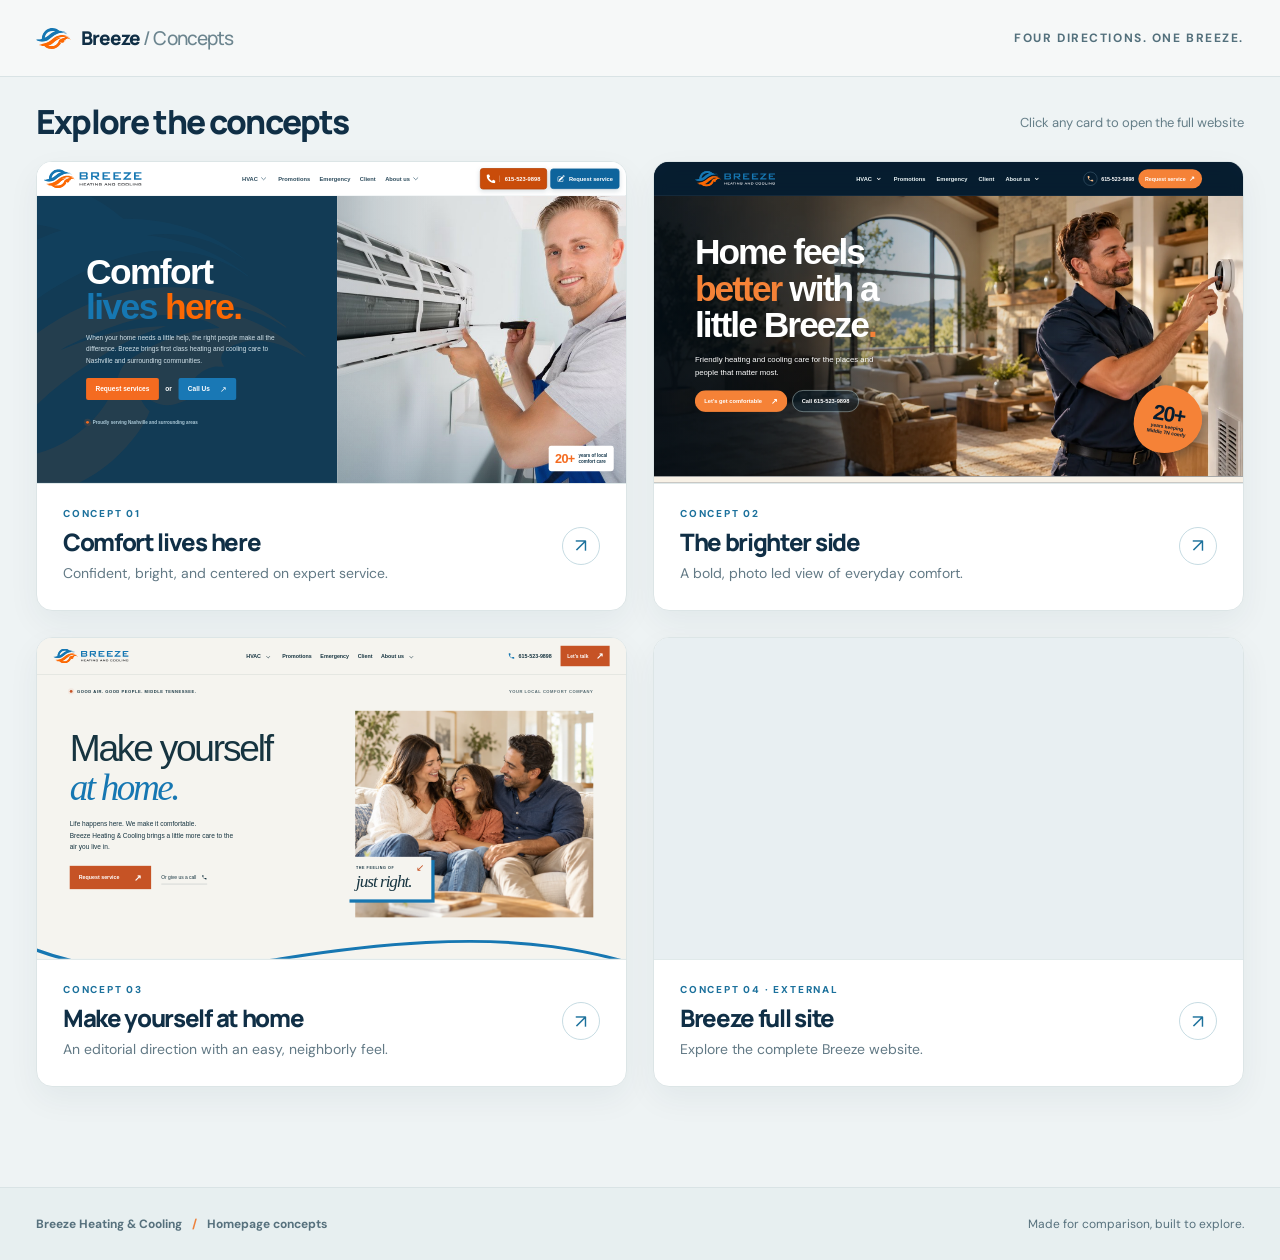
<file: index.html>
<!doctype html>
<html lang="en">
<head>
  <meta charset="utf-8">
  <meta name="viewport" content="width=device-width, initial-scale=1">
  <meta name="theme-color" content="#eef3f4">
  <meta name="description" content="Explore four Breeze Heating &amp; Cooling homepage concepts.">
  <title>Breeze - Homepage Concepts</title>
  <link rel="icon" href="assets/breeze-icon.svg" type="image/svg+xml">
  <link rel="stylesheet" href="style.css">
  <script src="script.js" defer></script>
</head>
<body>
  <a class="skip-link" href="#concepts">Skip to concepts</a>
  <header class="site-header"><div class="shell header-inner"><div class="identity"><img src="assets/breeze-icon.svg" alt="" width="38" height="38"><span>Breeze <span class="identity-light">/ Concepts</span></span></div><span class="header-count">Four directions. One Breeze.</span></div></header>
  <main>
    <section class="gallery shell" id="concepts" aria-labelledby="gallery-title">
      <div class="section-heading"><h1 id="gallery-title">Explore the concepts</h1><span class="section-aside">Click any card to open the full website</span></div>
      <div class="card-grid">
        <article class="concept-card">
          <div class="preview" aria-hidden="true"><iframe src="website-1/index.html" title="Concept 1 homepage preview" loading="lazy" tabindex="-1" scrolling="no"></iframe></div>
          <a class="card-link" href="website-1/index.html" aria-label="Open concept 1, Comfort lives here">
            <span class="card-info"><span><span class="card-number">CONCEPT 01</span><span class="card-title">Comfort lives here</span><span class="card-description">Confident, bright, and centered on expert service.</span></span><span class="card-arrow" aria-hidden="true">&#8599;</span></span>
          </a>
        </article>
        <article class="concept-card">
          <div class="preview" aria-hidden="true"><iframe src="website-2/index.html" title="Concept 2 homepage preview" loading="lazy" tabindex="-1" scrolling="no"></iframe></div>
          <a class="card-link" href="website-2/index.html" aria-label="Open concept 2, The brighter side">
            <span class="card-info"><span><span class="card-number">CONCEPT 02</span><span class="card-title">The brighter side</span><span class="card-description">A bold, photo led view of everyday comfort.</span></span><span class="card-arrow" aria-hidden="true">&#8599;</span></span>
          </a>
        </article>
        <article class="concept-card">
          <div class="preview" aria-hidden="true"><iframe src="website-3/index.html" title="Concept 3 homepage preview" loading="lazy" tabindex="-1" scrolling="no"></iframe></div>
          <a class="card-link" href="website-3/index.html" aria-label="Open concept 3, Make yourself at home">
            <span class="card-info"><span><span class="card-number">CONCEPT 03</span><span class="card-title">Make yourself at home</span><span class="card-description">An editorial direction with an easy, neighborly feel.</span></span><span class="card-arrow" aria-hidden="true">&#8599;</span></span>
          </a>
        </article>
        <article class="concept-card">
          <div class="preview" aria-hidden="true"><iframe src="https://breeze-full.vercel.app/" title="Concept 4 external homepage preview" loading="lazy" tabindex="-1" scrolling="no" referrerpolicy="strict-origin-when-cross-origin"></iframe></div>
          <a class="card-link" href="https://breeze-full.vercel.app/" target="_blank" rel="noopener noreferrer" aria-label="Open concept 4, Breeze full site, in a new tab">
            <span class="card-info"><span><span class="card-number">CONCEPT 04 &middot; EXTERNAL</span><span class="card-title">Breeze full site</span><span class="card-description">Explore the complete Breeze website.</span></span><span class="card-arrow" aria-hidden="true">&#8599;</span></span>
          </a>
        </article>
      </div>
    </section>
  </main>
  <footer class="site-footer"><div class="shell footer-inner"><span>Breeze Heating &amp; Cooling <span class="footer-divider">/</span> Homepage concepts</span><span>Made for comparison, built to explore.</span></div></footer>
</body>
</html>
</file>
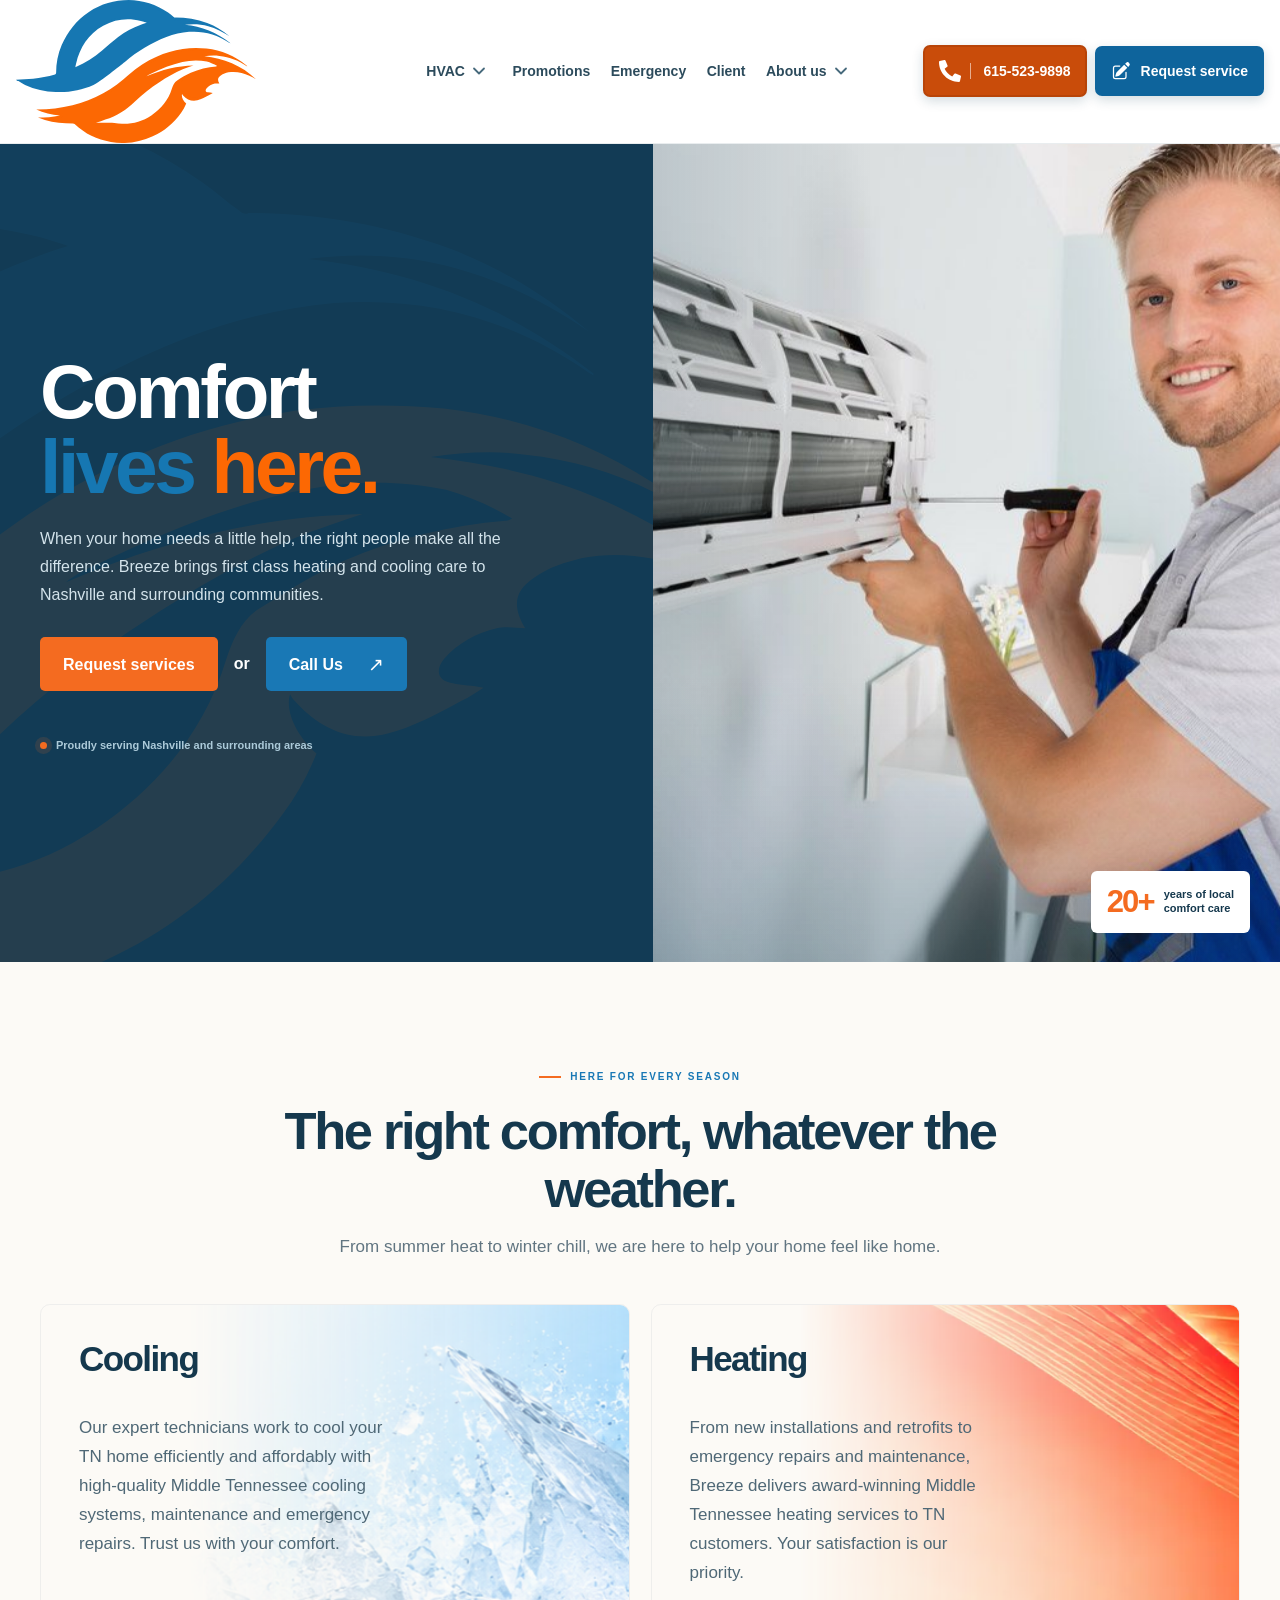
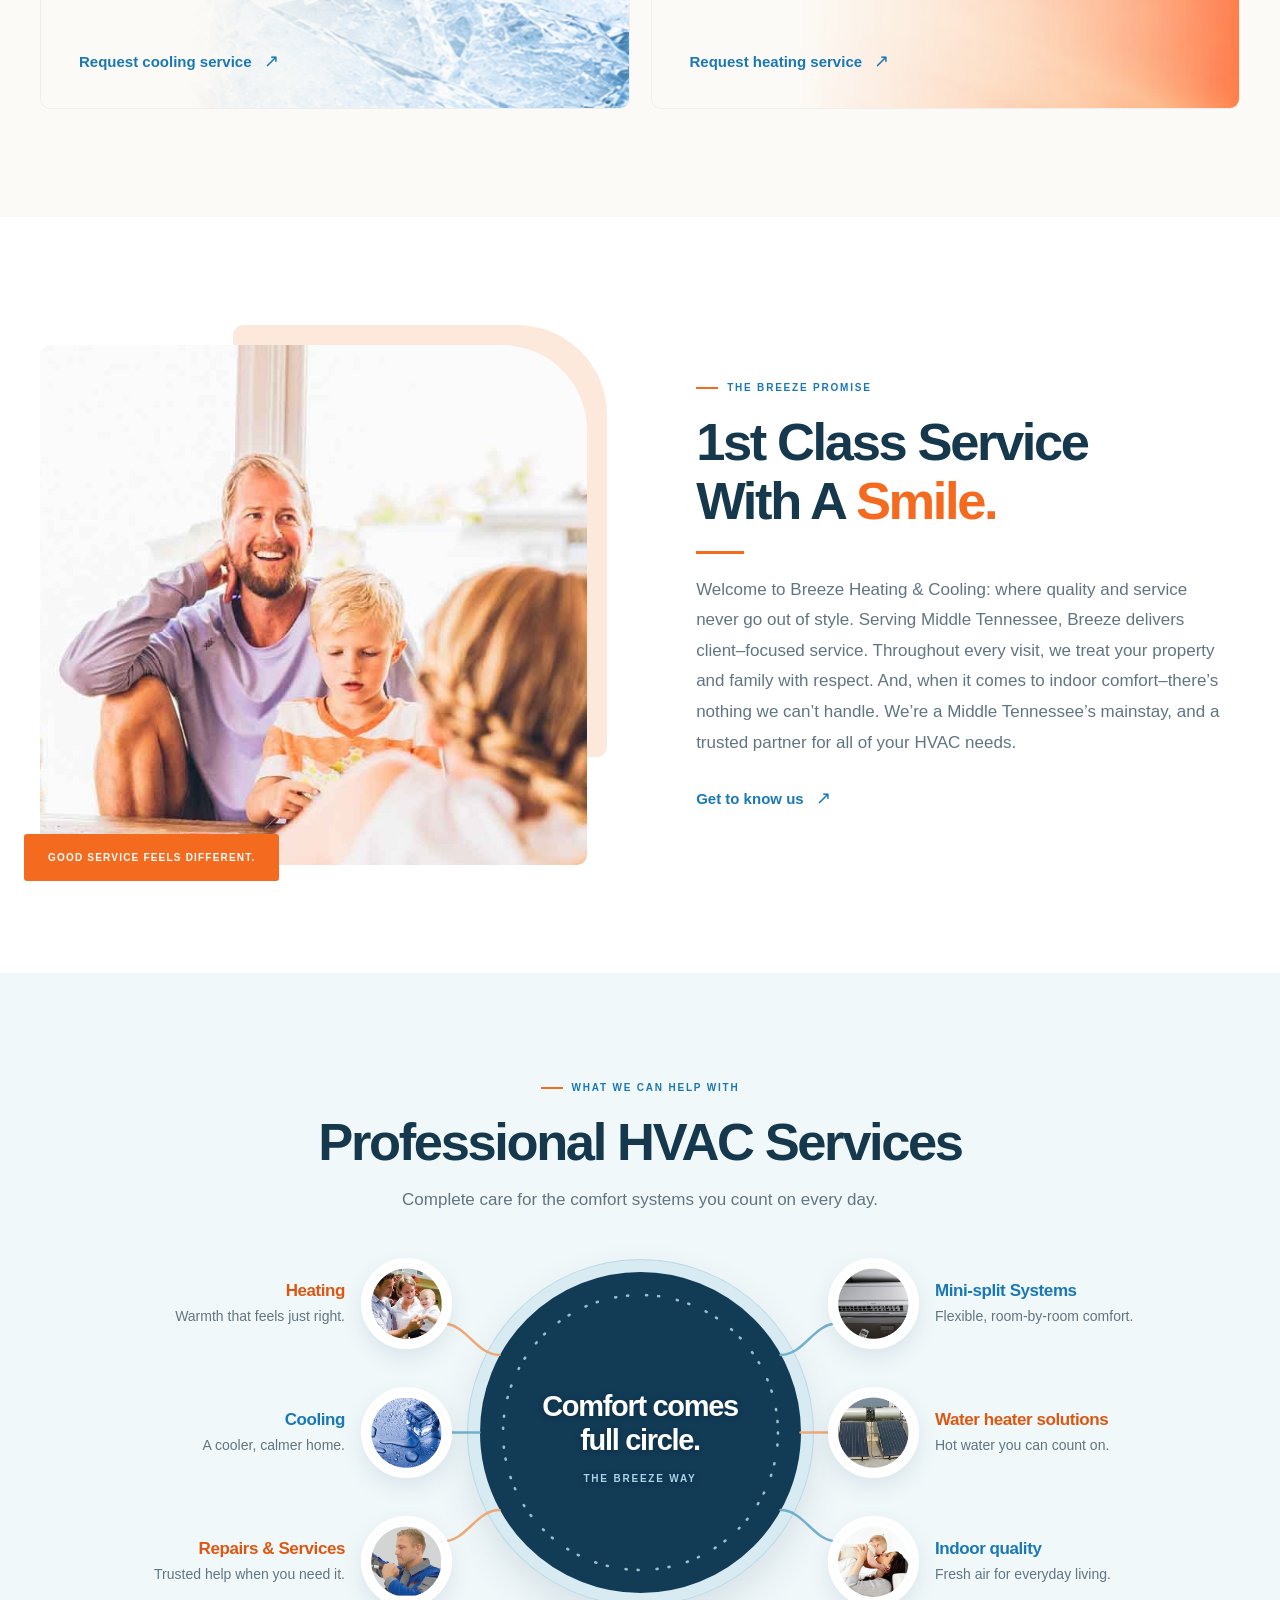
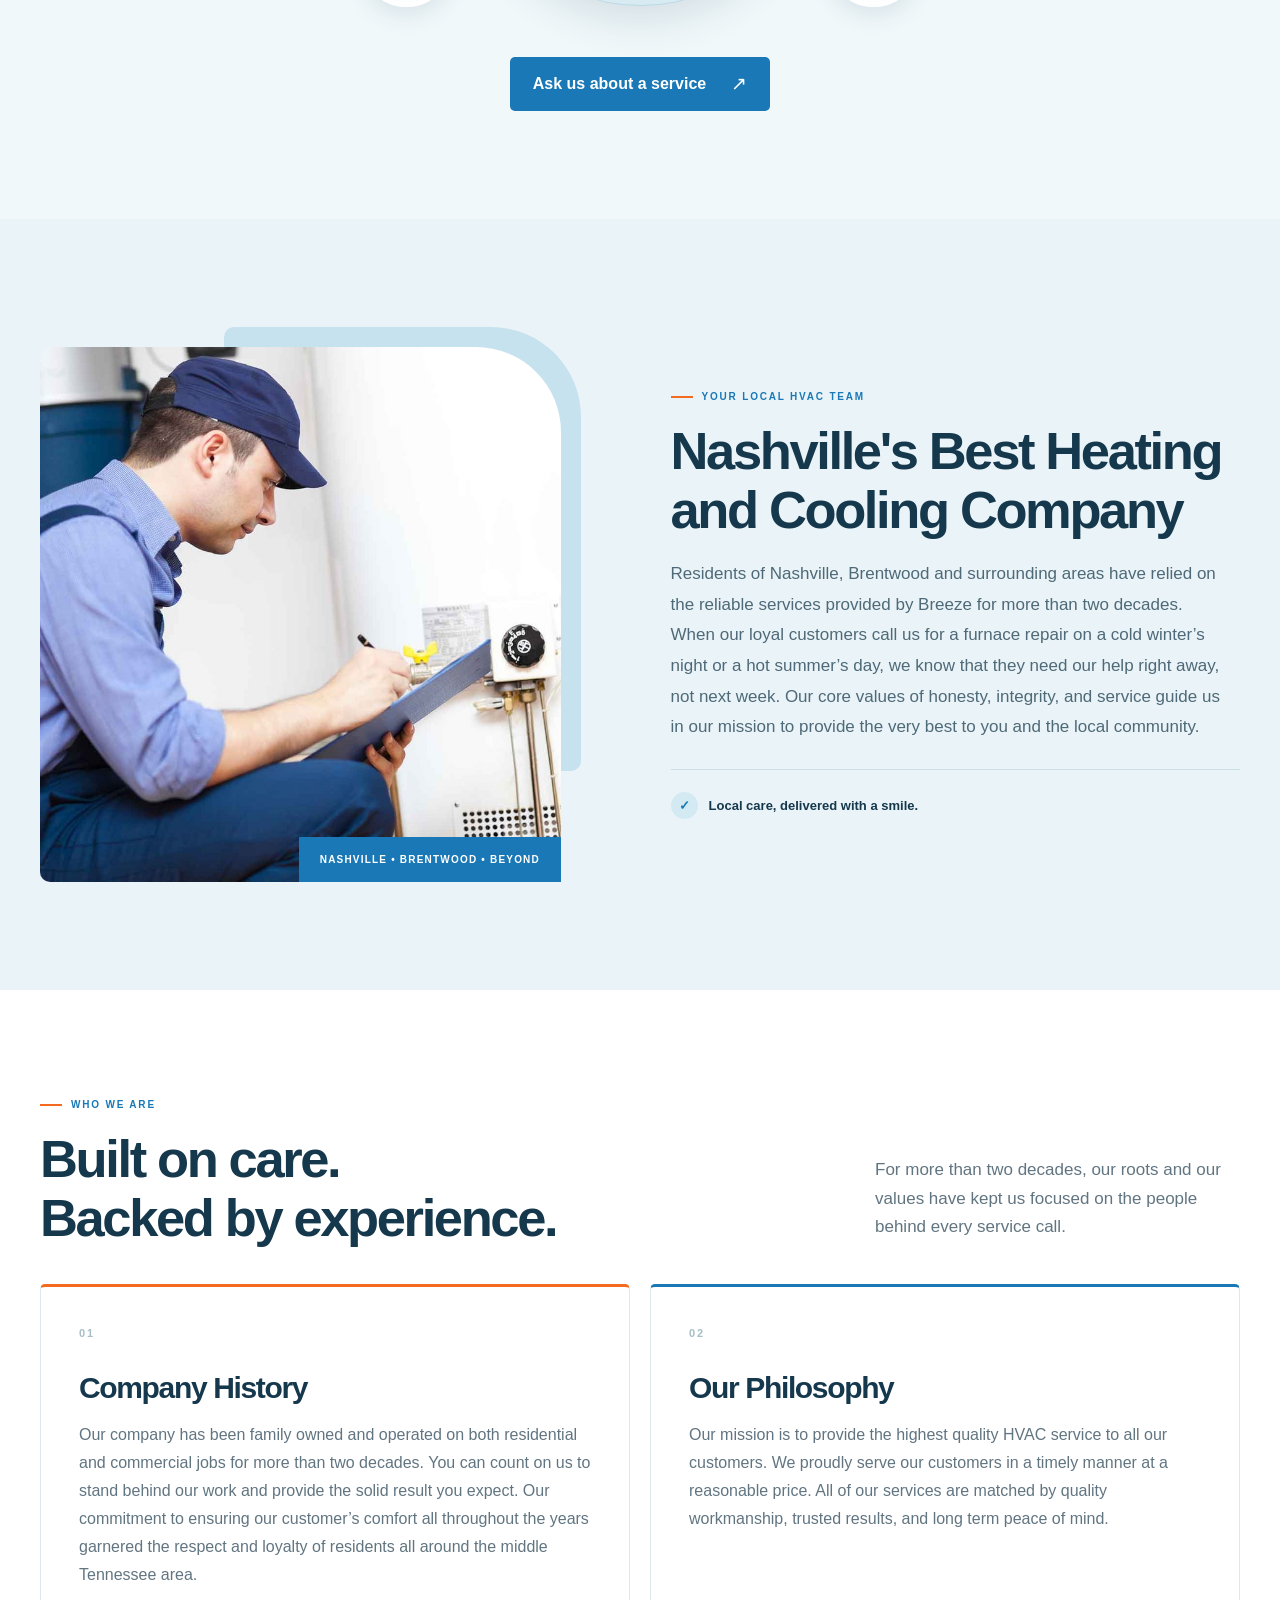
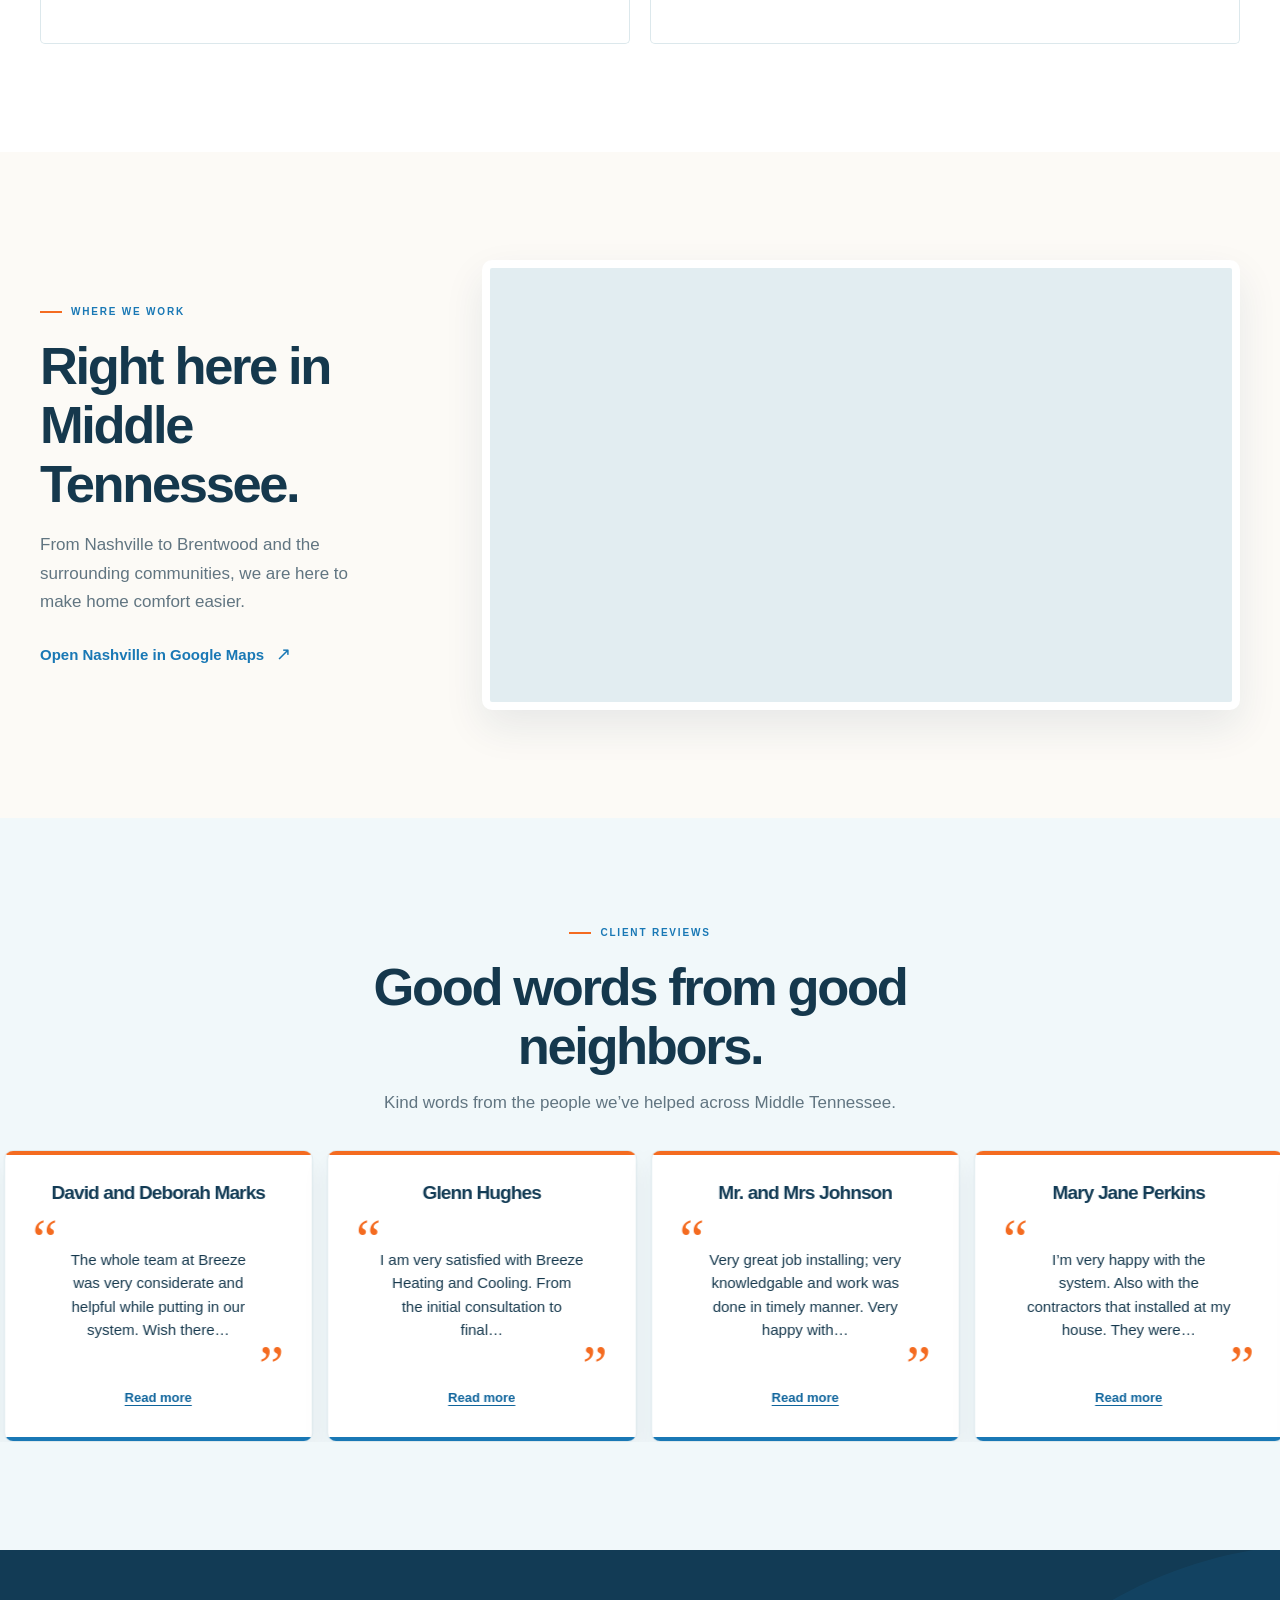
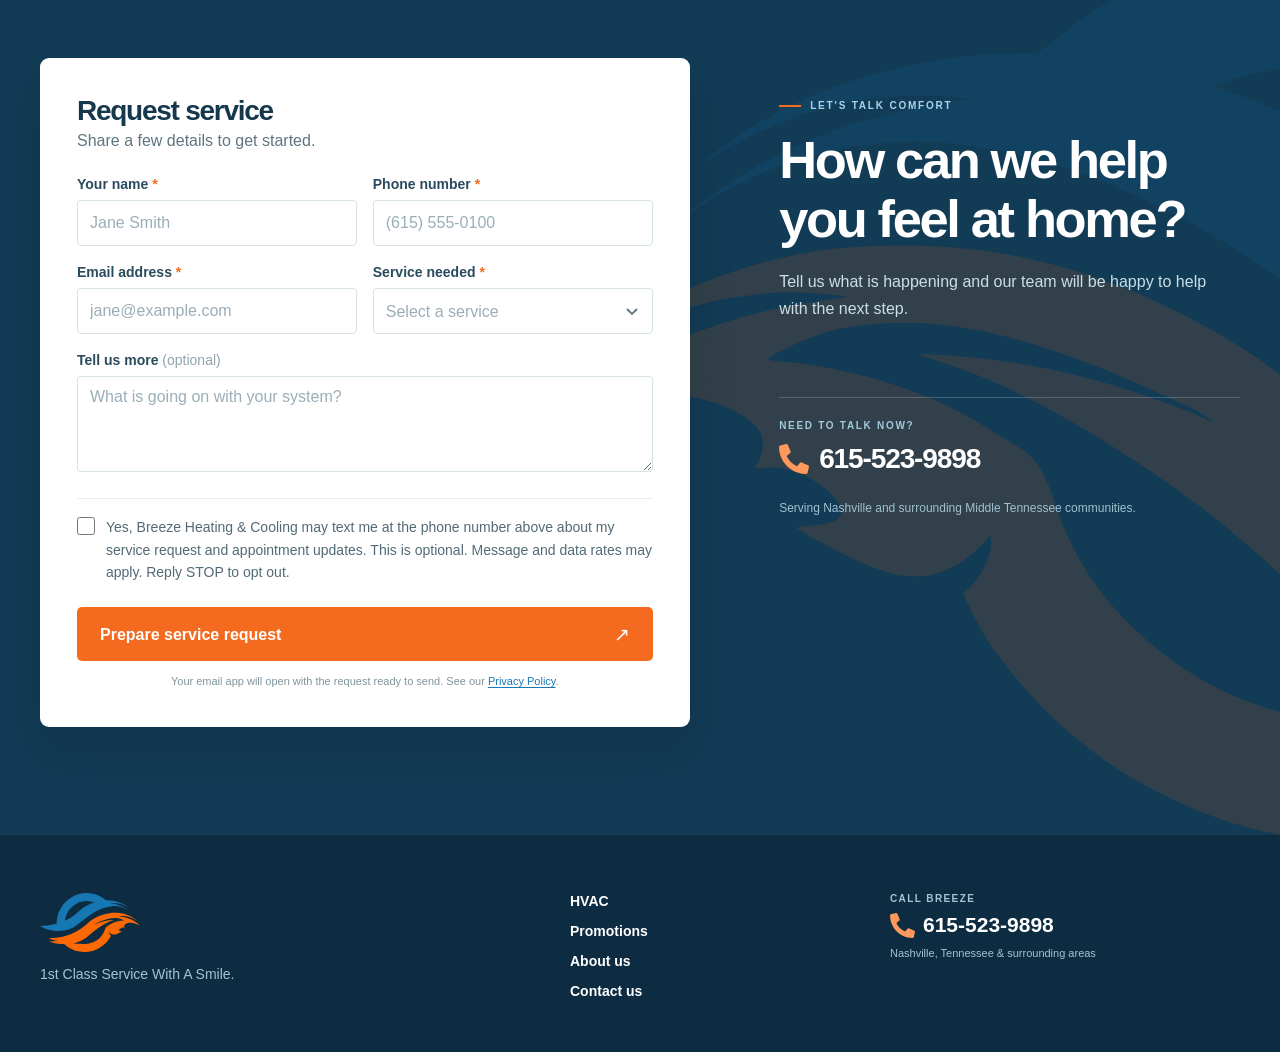
<file: website-1/index.html>
<!doctype html>
<html class="site-document" lang="en">
  <head class="site-document-head">
    <meta class="site-document-head-meta" charset="utf-8" />
    <meta class="site-document-head-meta" name="viewport" content="width=device-width, initial-scale=1" />
    <meta class="site-document-head-meta" name="theme-color" content="#123b55" />
    <meta class="site-document-head-meta" name="description" content="Breeze Heating & Cooling serves Nashville, Brentwood, and surrounding Middle Tennessee communities with heating, cooling, and HVAC service." />
    <title class="site-document-head-title">Breeze Heating & Cooling | Comfort lives here</title>
    <link class="site-document-head-link" rel="icon" href="assets/breeze-badge.svg" type="image/svg+xml" />
    <link class="site-document-head-link" rel="stylesheet" href="style.css?v=24" />
    <script class="site-document-head-script" src="script.js?v=10" defer></script>
  </head>
  <body class="site-body">
    <a class="skip-link" href="#main">Skip to content</a>

    <header class="site-header" id="top">
      <div class="container header-inner">
        <a class="brand" href="#top" aria-label="Breeze Heating and Cooling, back to top">
          <picture>
            <source media="(max-width: 620px)" srcset="../assets/breeze-icon.svg" />
            <img class="brand-image" src="assets/breeze-logo.svg" alt="Breeze Heating & Cooling" width="211" height="41" />
          </picture>
        </a>
        <nav class="site-nav" id="site-nav" aria-label="Main navigation">
          <ul class="nav-list">
            <li class="has-submenu">
              <div class="nav-parent"><a class="nav-parent-link" href="hvac/index.html">HVAC</a><button class="submenu-toggle" type="button" aria-label="Toggle HVAC submenu" aria-controls="hvac-submenu" aria-expanded="false"><svg class="submenu-toggle-icon" viewBox="0 0 16 16" aria-hidden="true"><path class="submenu-toggle-icon-path" d="M3 5.5 8 10.5 13 5.5" /></svg></button></div>
              <ul class="submenu submenu-hvac" id="hvac-submenu">
                <li class="submenu-item"><a class="submenu-item-link" href="heating/index.html">Heating</a></li>
                <li class="submenu-item"><a class="submenu-item-link" href="cooling/index.html">Cooling</a></li>
                <li class="submenu-item"><a class="submenu-item-link" href="repairs-and-services/index.html">Repairs &amp; Services</a></li>
                <li class="submenu-item"><a class="submenu-item-link" href="indoor-quality/index.html">Indoor quality</a></li>
                <li class="submenu-item"><a class="submenu-item-link" href="water-heater-solutions/index.html">Water heater solutions</a></li>
                <li class="submenu-item"><a class="submenu-item-link" href="mini-split-systems/index.html">Mini-split systems</a></li>
                <li class="submenu-item"><a class="submenu-item-link" href="energy-audits/index.html">Energy audits</a></li>
                <li class="submenu-item"><a class="submenu-item-link" href="commercial-industrial/index.html">Commercial &amp; Industrial</a></li>
                <li class="submenu-item"><a class="submenu-item-link" href="residential/index.html">Residential</a></li>
                <li class="submenu-item"><a class="submenu-item-link" href="property-manager/index.html">Property manager</a></li>
                <li class="submenu-item"><a class="submenu-item-link" href="comfort-club/index.html">Comfort club</a></li>
                <li class="submenu-item"><a class="submenu-item-link" href="financing/index.html">Financing</a></li>
                <li class="submenu-item"><a class="submenu-item-link" href="wi-fi-and-learning-thermostats/index.html">Wi-Fi and Learning Thermostats</a></li>
              </ul>
            </li>
            <li class="nav-list-item"><a class="nav-list-item-link" href="promotions/index.html">Promotions</a></li>
            <li class="nav-list-item"><a class="nav-list-item-link" href="emergency/index.html">Emergency</a></li>
            <li class="nav-list-item"><a class="nav-list-item-link" href="client/index.html">Client</a></li>
            <li class="has-submenu">
              <div class="nav-parent"><a class="nav-parent-link" href="about-us/index.html">About us</a><button class="submenu-toggle" type="button" aria-label="Toggle About us submenu" aria-controls="about-submenu" aria-expanded="false"><svg class="submenu-toggle-icon" viewBox="0 0 16 16" aria-hidden="true"><path class="submenu-toggle-icon-path" d="M3 5.5 8 10.5 13 5.5" /></svg></button></div>
              <ul class="submenu submenu-about" id="about-submenu">
                <li class="submenu-item"><a class="submenu-item-link" href="meet-the-hvac-experts/index.html">Meet the HVAC experts</a></li>
                <li class="submenu-item"><a class="submenu-item-link" href="contact-us/index.html">Contact us</a></li>
                <li class="submenu-item"><a class="submenu-item-link" href="why-choose-breeze/index.html">Why Choose Breeze</a></li>
                <li class="submenu-item"><a class="submenu-item-link" href="careers/index.html">Careers</a></li>
              </ul>
            </li>
          </ul>
        </nav>
        <div class="header-actions">
          <a class="header-call" href="tel:+16155239898" aria-label="Call Breeze at 615-523-9898">
            <svg class="header-call-icon" viewBox="0 0 512 512" aria-hidden="true"><path class="header-call-icon-path" d="M497.39 361.8l-112-48a24 24 0 0 0-28 6.9l-49.6 60.6A370.66 370.66 0 0 1 130.6 204.11l60.6-49.6a23.94 23.94 0 0 0 6.9-28l-48-112A24.16 24.16 0 0 0 122.6.61l-104 24A24 24 0 0 0 0 48c0 256.5 207.9 464 464 464a24 24 0 0 0 23.4-18.6l24-104a24.29 24.29 0 0 0-14.01-27.6Z"/></svg>
            <span class="call-long">615-523-9898</span><span class="call-short">Call us</span>
          </a>
          <a class="header-booking" href="https://book.housecallpro.com/lead-form/Breeze-Heating-and-Cooling-LLC/c370368da67f40d6a0b374639708649e" aria-label="Request services online"><svg class="header-booking-icon" viewBox="0 0 24 24" aria-hidden="true" focusable="false"><path d="M21.731 2.269a2.625 2.625 0 0 0-3.712 0l-1.157 1.157 3.712 3.712 1.157-1.157a2.625 2.625 0 0 0 0-3.712ZM19.513 8.199l-3.712-3.712-8.4 8.4a5.25 5.25 0 0 0-1.32 2.214l-.8 2.685a.75.75 0 0 0 .933.933l2.685-.8a5.25 5.25 0 0 0 2.214-1.32l8.4-8.4Z"/><path d="M5.25 5.25a3 3 0 0 0-3 3v10.5a3 3 0 0 0 3 3h10.5a3 3 0 0 0 3-3V13.5a.75.75 0 0 0-1.5 0v5.25a1.5 1.5 0 0 1-1.5 1.5H5.25a1.5 1.5 0 0 1-1.5-1.5V8.25a1.5 1.5 0 0 1 1.5-1.5h5.25a.75.75 0 0 0 0-1.5H5.25Z"/></svg><span class="booking-long">Request service</span><span class="booking-short">Request services</span></a>
          <button class="menu-toggle" type="button" aria-controls="site-nav" aria-expanded="false" aria-label="Open menu"><span class="menu-toggle-label"></span><span class="menu-toggle-label"></span><span class="menu-toggle-label"></span></button>
        </div>
      </div>
    </header>

    <main class="main-main" id="main">
      <section class="hero" aria-labelledby="hero-title">
        <div class="hero-shell">
          <div class="hero-copy">
            <h1 class="hero-title-title" id="hero-title">Comfort<br class="hero-title-title-break" /><span class="hero-title-lives">lives</span> <em class="hero-title-title-emphasis">here.</em></h1>
            <p class="hero-copy-description">When your home needs a little help, the right people make all the difference. Breeze brings first class heating and cooling care to Nashville and surrounding communities.</p>
            <div class="hero-actions">
              <a class="button button-orange" href="#contact">Request services</a>
              <span class="hero-actions-separator">or</span>
              <a class="button button-blue hero-call-button" href="tel:+16155239898" aria-label="Call Breeze at 615-523-9898">Call Us <span class="button-arrow" aria-hidden="true">↗</span></a>
            </div>
            <div class="hero-loc"><span class="loc-dot" aria-hidden="true"></span> Proudly serving Nashville and surrounding areas</div>
          </div>
          <div class="hero-photo">
            <img class="hero-photo-image" src="assets/hero-technician.jpg" alt="HVAC technician servicing an indoor cooling unit" width="1200" height="800" fetchpriority="high" />
            <div class="hero-photo-tag"><span class="hero-photo-tag-label">20+</span><small class="hero-photo-tag-small">years of local<br class="hero-photo-tag-small-break" />comfort care</small></div>
          </div>
        </div>
      </section>

      <section class="section seasons" id="heating-cooling" aria-labelledby="seasons-title">
        <div class="container">
          <div class="section-intro centered">
            <p class="eyebrow"><span class="eyebrow-label"></span> HERE FOR EVERY SEASON</p>
            <h2 class="seasons-title-title" id="seasons-title">The right comfort, whatever the weather.</h2>
            <p class="section-intro-description">From summer heat to winter chill, we are here to help your home feel like home.</p>
          </div>
          <div class="season-grid">
            <article class="season-card cool-card">
              <div class="season-card-background" aria-hidden="true"><div class="season-card-background-image"></div></div>
              <div class="season-title-group">
                <h3 class="season-card-title">Cooling</h3>
                <div class="season-scroll-line" aria-hidden="true"></div>
              </div>
              <p class="season-card-description">Our expert technicians work to cool your TN home efficiently and affordably with high-quality Middle Tennessee cooling systems, maintenance and emergency repairs. Trust us with your comfort.</p>
              <a class="arrow-link" href="#contact" data-service="Cooling">Request cooling service <span class="arrow-link-label" aria-hidden="true">↗</span></a>
            </article>
            <article class="season-card heat-card">
              <div class="season-card-background" aria-hidden="true"><div class="season-card-background-image"></div></div>
              <div class="season-title-group">
                <h3 class="season-card-title">Heating</h3>
                <div class="season-scroll-line" aria-hidden="true"></div>
              </div>
              <p class="season-card-description">From new installations and retrofits to emergency repairs and maintenance, Breeze delivers award-winning Middle Tennessee heating services to TN customers. Your satisfaction is our priority.</p>
              <a class="arrow-link" href="#contact" data-service="Heating">Request heating service <span class="arrow-link-label" aria-hidden="true">↗</span></a>
            </article>
          </div>
        </div>
      </section>

      <section class="section smile" id="smile" aria-labelledby="smile-title">
        <div class="container smile-grid">
          <div class="smile-photo">
            <img class="smile-photo-image" src="assets/family-comfort.jpg" alt="Family enjoying a comfortable moment together at home" width="1000" height="667" loading="lazy" />
            <div class="smile-image-note">GOOD SERVICE FEELS DIFFERENT.</div>
          </div>
          <div class="smile-copy">
            <p class="eyebrow"><span class="eyebrow-label"></span> THE BREEZE PROMISE</p>
            <h2 class="smile-title-title" id="smile-title">1st Class Service<br class="smile-title-title-break" />With A <em class="smile-title-title-emphasis">Smile.</em></h2>
            <div class="smile-rule"></div>
            <p class="smile-copy-description">Welcome to Breeze Heating &amp; Cooling: where quality and service never go out of style. Serving Middle Tennessee, Breeze delivers client–focused service. Throughout every visit, we treat your property and family with respect. And, when it comes to indoor comfort–there’s nothing we can’t handle. We’re a Middle Tennessee’s mainstay, and a trusted partner for all of your HVAC needs.</p>
            <a class="arrow-link" href="#contact">Get to know us <span class="arrow-link-label" aria-hidden="true">↗</span></a>
          </div>
        </div>
      </section>

      <section class="section professional" id="services" aria-labelledby="services-title">
        <div class="container">
          <div class="section-intro centered">
            <p class="eyebrow"><span class="eyebrow-label"></span> WHAT WE CAN HELP WITH</p>
            <h2 class="services-title-title" id="services-title">Professional HVAC Services</h2>
            <p class="section-intro-description">Complete care for the comfort systems you count on every day.</p>
          </div>
          <div class="services-stage">
            <svg class="service-connections" aria-hidden="true" focusable="false" preserveAspectRatio="none">
              <g class="service-connection" data-target=".orbit-heating"><path class="service-connection-path"></path></g>
              <g class="service-connection" data-target=".orbit-mini"><path class="service-connection-path"></path></g>
              <g class="service-connection" data-target=".orbit-cooling"><path class="service-connection-path"></path></g>
              <g class="service-connection" data-target=".orbit-water"><path class="service-connection-path"></path></g>
              <g class="service-connection" data-target=".orbit-repairs"><path class="service-connection-path"></path></g>
              <g class="service-connection" data-target=".orbit-air"><path class="service-connection-path"></path></g>
            </svg>
            <article class="orbit-item orbit-left orbit-heating"><img class="orbit-item-image" src="assets/heating.png" alt="" width="148" height="148" loading="lazy" /><div class="orbit-item-content"><h3 class="orbit-item-content-title">Heating</h3><p class="orbit-item-content-description">Warmth that feels just right.</p></div></article>
            <article class="orbit-item orbit-left orbit-cooling"><img class="orbit-item-image" src="assets/cooling.png" alt="" width="148" height="148" loading="lazy" /><div class="orbit-item-content"><h3 class="orbit-item-content-title">Cooling</h3><p class="orbit-item-content-description">A cooler, calmer home.</p></div></article>
            <article class="orbit-item orbit-left orbit-repairs"><img class="orbit-item-image" src="assets/repairs.png" alt="" width="148" height="148" loading="lazy" /><div class="orbit-item-content"><h3 class="orbit-item-content-title">Repairs &amp; Services</h3><p class="orbit-item-content-description">Trusted help when you need it.</p></div></article>
            <div class="orbit-hub" aria-hidden="true">
              <div class="hub-rotor">
                <svg class="hub-rotor-icon" viewBox="0 0 300 300" focusable="false">
                  <circle class="rotor-dashes" cx="150" cy="150" r="137"></circle>
                </svg>
              </div>
              <div class="hub-content"><strong class="hub-content-strong">Comfort comes<br class="hub-content-strong-break" />full circle.</strong><small class="hub-content-small">THE BREEZE WAY</small></div>
            </div>
            <article class="orbit-item orbit-right orbit-mini"><img class="orbit-item-image" src="assets/mini-split.png" alt="" width="148" height="148" loading="lazy" /><div class="orbit-item-content"><h3 class="orbit-item-content-title">Mini-split Systems</h3><p class="orbit-item-content-description">Flexible, room-by-room comfort.</p></div></article>
            <article class="orbit-item orbit-right orbit-water"><img class="orbit-item-image" src="assets/water-heater.png" alt="" width="148" height="148" loading="lazy" /><div class="orbit-item-content"><h3 class="orbit-item-content-title">Water heater solutions</h3><p class="orbit-item-content-description">Hot water you can count on.</p></div></article>
            <article class="orbit-item orbit-right orbit-air"><img class="orbit-item-image" src="assets/indoor-air.png" alt="" width="148" height="148" loading="lazy" /><div class="orbit-item-content"><h3 class="orbit-item-content-title">Indoor quality</h3><p class="orbit-item-content-description">Fresh air for everyday living.</p></div></article>
          </div>
          <div class="services-action"><a class="button button-blue" href="#contact">Ask us about a service <span class="button-arrow" aria-hidden="true">↗</span></a></div>
        </div>
      </section>

      <section class="section best" id="why-breeze" aria-labelledby="best-title">
        <div class="container best-grid">
          <div class="best-photo"><img class="best-photo-image" src="assets/repair-technician.jpg" alt="HVAC technician inspecting a water heating system" width="1300" height="867" loading="lazy" /><div class="best-photo-label">NASHVILLE • BRENTWOOD • BEYOND</div></div>
          <div class="best-copy">
            <p class="eyebrow"><span class="eyebrow-label"></span> YOUR LOCAL HVAC TEAM</p>
            <h2 class="best-title-title" id="best-title">Nashville's Best Heating and Cooling Company</h2>
            <p class="best-copy-description">Residents of Nashville, Brentwood and surrounding areas have relied on the reliable services provided by Breeze for more than two decades. When our loyal customers call us for a furnace repair on a cold winter’s night or a hot summer’s day, we know that they need our help right away, not next week. Our core values of honesty, integrity, and service guide us in our mission to provide the very best to you and the local community.</p>
            <div class="best-signoff"><span class="signoff-icon" aria-hidden="true">✓</span><strong class="best-signoff-strong">Local care, delivered with a smile.</strong></div>
          </div>
        </div>
      </section>

      <section class="section about" id="about" aria-labelledby="about-title">
        <div class="container">
          <div class="about-head"><div class="about-head-content"><p class="eyebrow"><span class="eyebrow-label"></span> WHO WE ARE</p><h2 class="about-title-title" id="about-title">Built on care.<br class="about-title-title-break" />Backed by experience.</h2></div><p class="about-head-description">For more than two decades, our roots and our values have kept us focused on the people behind every service call.</p></div>
          <div class="about-grid">
            <article class="about-card"><span class="about-number">01</span><h3 class="about-card-title">Company History</h3><p class="about-card-description">Our company has been family owned and operated on both residential and commercial jobs for more than two decades. You can count on us to stand behind our work and provide the solid result you expect. Our commitment to ensuring our customer’s comfort all throughout the years garnered the respect and loyalty of residents all around the middle Tennessee area.</p></article>
            <article class="about-card"><span class="about-number">02</span><h3 class="about-card-title">Our Philosophy</h3><p class="about-card-description">Our mission is to provide the highest quality HVAC service to all our customers. We proudly serve our customers in a timely manner at a reasonable price. All of our services are matched by quality workmanship, trusted results, and long term peace of mind.</p></article>
          </div>
        </div>
      </section>

      <section class="section area" id="area" aria-labelledby="area-title">
        <div class="container area-grid">
          <div class="area-copy"><p class="eyebrow"><span class="eyebrow-label"></span> WHERE WE WORK</p><h2 class="area-title-title" id="area-title">Right here in<br class="area-title-title-break" />Middle Tennessee.</h2><p class="area-copy-description">From Nashville to Brentwood and the surrounding communities, we are here to make home comfort easier.</p><a class="arrow-link" href="https://www.google.com/maps/search/?api=1&amp;query=Nashville%2C+TN" target="_blank" rel="noopener noreferrer">Open Nashville in Google Maps <span class="arrow-link-label" aria-hidden="true">↗</span></a></div>
          <div class="map-frame"><iframe class="map-frame-iframe" title="Google Map of Nashville, Tennessee" src="https://www.google.com/maps?q=Nashville%2C%20TN&amp;output=embed" loading="lazy" referrerpolicy="no-referrer-when-downgrade" allowfullscreen></iframe></div>
        </div>
      </section>

      <section class="section reviews-section" id="reviews" aria-labelledby="reviews-title">
        <div class="container reviews-heading">
          <div>
            <p class="eyebrow"><span class="eyebrow-label"></span> CLIENT REVIEWS</p>
            <h2 id="reviews-title">Good words from good neighbors.</h2>
            <p>Kind words from the people we’ve helped across Middle Tennessee.</p>
          </div>
        </div>
        <div class="reviews-window" aria-label="Customer reviews">
          <div class="reviews-track">
            <div class="reviews-set"></div>
          </div>
        </div>
      </section>

      <section class="section contact" id="contact" aria-labelledby="contact-title">
        <div class="container contact-grid">
          <div class="contact-copy"><p class="eyebrow eyebrow-light"><span class="eyebrow-label"></span> LET'S TALK COMFORT</p><h2 class="contact-title-title" id="contact-title">How can we help<br class="contact-title-title-break" />you feel at home?</h2><p class="contact-copy-description">Tell us what is happening and our team will be happy to help with the next step.</p><div class="contact-call"><span class="contact-call-label">NEED TO TALK NOW?</span><a class="contact-call-link" href="tel:+16155239898"><svg class="contact-call-link-icon" viewBox="0 0 512 512" aria-hidden="true" focusable="false"><path class="contact-call-link-icon-path" d="M497.39 361.8l-112-48a24 24 0 0 0-28 6.9l-49.6 60.6A370.66 370.66 0 0 1 130.6 204.11l60.6-49.6a23.94 23.94 0 0 0 6.9-28l-48-112A24.16 24.16 0 0 0 122.6.61l-104 24A24 24 0 0 0 0 48c0 256.5 207.9 464 464 464a24 24 0 0 0 23.4-18.6l24-104a24.29 24.29 0 0 0-14.01-27.6Z"/></svg>615-523-9898</a></div><p class="contact-location">Serving Nashville and surrounding Middle Tennessee communities.</p></div>
          <form class="contact-form" id="service-form">
            <div class="form-heading"><h3 class="form-heading-title">Request service</h3><p class="form-heading-description">Share a few details to get started.</p></div>
            <div class="form-grid">
              <div class="field"><label class="field-label" for="name">Your name <span class="field-label-label">*</span></label><input class="name-input" id="name" name="name" type="text" autocomplete="name" placeholder="Jane Smith" required /></div>
              <div class="field"><label class="field-label" for="phone">Phone number <span class="field-label-label">*</span></label><input class="phone-input" id="phone" name="phone" type="tel" inputmode="tel" autocomplete="tel" placeholder="(615) 555-0100" required /></div>
              <div class="field"><label class="field-label" for="email">Email address <span class="field-label-label">*</span></label><input class="email-input" id="email" name="email" type="email" autocomplete="email" placeholder="jane@example.com" required /></div>
              <div class="field"><label class="field-label" for="service">Service needed <span class="field-label-label">*</span></label><select class="service-select" id="service" name="service" required><option class="service-select-option" value="" selected disabled>Select a service</option><option class="service-select-option" value="Cooling">Cooling</option><option class="service-select-option" value="Heating">Heating</option><option class="service-select-option" value="Repairs &amp; Services">Repairs &amp; Services</option><option class="service-select-option" value="Mini-split Systems">Mini-split Systems</option><option class="service-select-option" value="Water heater solutions">Water heater solutions</option><option class="service-select-option" value="Indoor quality">Indoor quality</option><option class="service-select-option" value="Other">Something else</option></select></div>
              <div class="field field-wide"><label class="field-label" for="message">Tell us more <span class="optional">(optional)</span></label><textarea class="message-textarea" id="message" name="message" rows="4" placeholder="What is going on with your system?"></textarea></div>
            </div>
            <div class="sms-consent"><input class="sms-consent-input" id="sms-consent" name="sms_consent" type="checkbox" value="yes" /><label class="sms-consent-label" for="sms-consent">Yes, Breeze Heating &amp; Cooling may text me at the phone number above about my service request and appointment updates. This is optional. Message and data rates may apply. Reply STOP to opt out.</label></div>
            <button class="button button-orange submit-button" type="submit">Prepare service request <span class="button-arrow" aria-hidden="true">↗</span></button>
            <p class="form-note">Your email app will open with the request ready to send. See our <a class="form-note-link" href="https://www.breezehc.com/privacy-policy/">Privacy Policy</a>.</p>
            <p class="form-status" id="form-status" role="status" aria-live="polite" hidden></p>
          </form>
        </div>
      </section>
    </main>

    <footer class="site-footer">
      <div class="container footer-top"><div class="container-content"><img class="container-content-image" src="../assets/breeze-icon.svg" alt="Breeze Heating & Cooling" width="69" height="41" /><p class="container-content-description">1st Class Service With A Smile.</p></div><div class="footer-nav"><a class="footer-nav-link" href="hvac/index.html">HVAC</a><a class="footer-nav-link" href="promotions/index.html">Promotions</a><a class="footer-nav-link" href="about-us/index.html">About us</a><a class="footer-nav-link" href="contact-us/index.html">Contact us</a></div><div class="footer-contact"><span class="footer-contact-label">CALL BREEZE</span><a class="footer-contact-link" href="tel:+16155239898"><svg class="footer-contact-link-icon" viewBox="0 0 512 512" aria-hidden="true" focusable="false"><path class="footer-contact-link-icon-path" d="M497.39 361.8l-112-48a24 24 0 0 0-28 6.9l-49.6 60.6A370.66 370.66 0 0 1 130.6 204.11l60.6-49.6a23.94 23.94 0 0 0 6.9-28l-48-112A24.16 24.16 0 0 0 122.6.61l-104 24A24 24 0 0 0 0 48c0 256.5 207.9 464 464 464a24 24 0 0 0 23.4-18.6l24-104a24.29 24.29 0 0 0-14.01-27.6Z"/></svg>615-523-9898</a><span class="footer-contact-label">Nashville, Tennessee &amp; surrounding areas</span></div></div>
      <div class="container footer-bottom"><span class="container-label">© <span class="year-label" id="year">2026</span> Breeze Heating &amp; Cooling</span><div class="container-content"><a class="container-content-link" href="https://www.breezehc.com/privacy-policy/">Privacy Policy</a><a class="container-content-link" href="https://www.breezehc.com/terms-and-conditions/">Terms &amp; Conditions</a></div></div>
    </footer>
  </body>
</html>
</file>
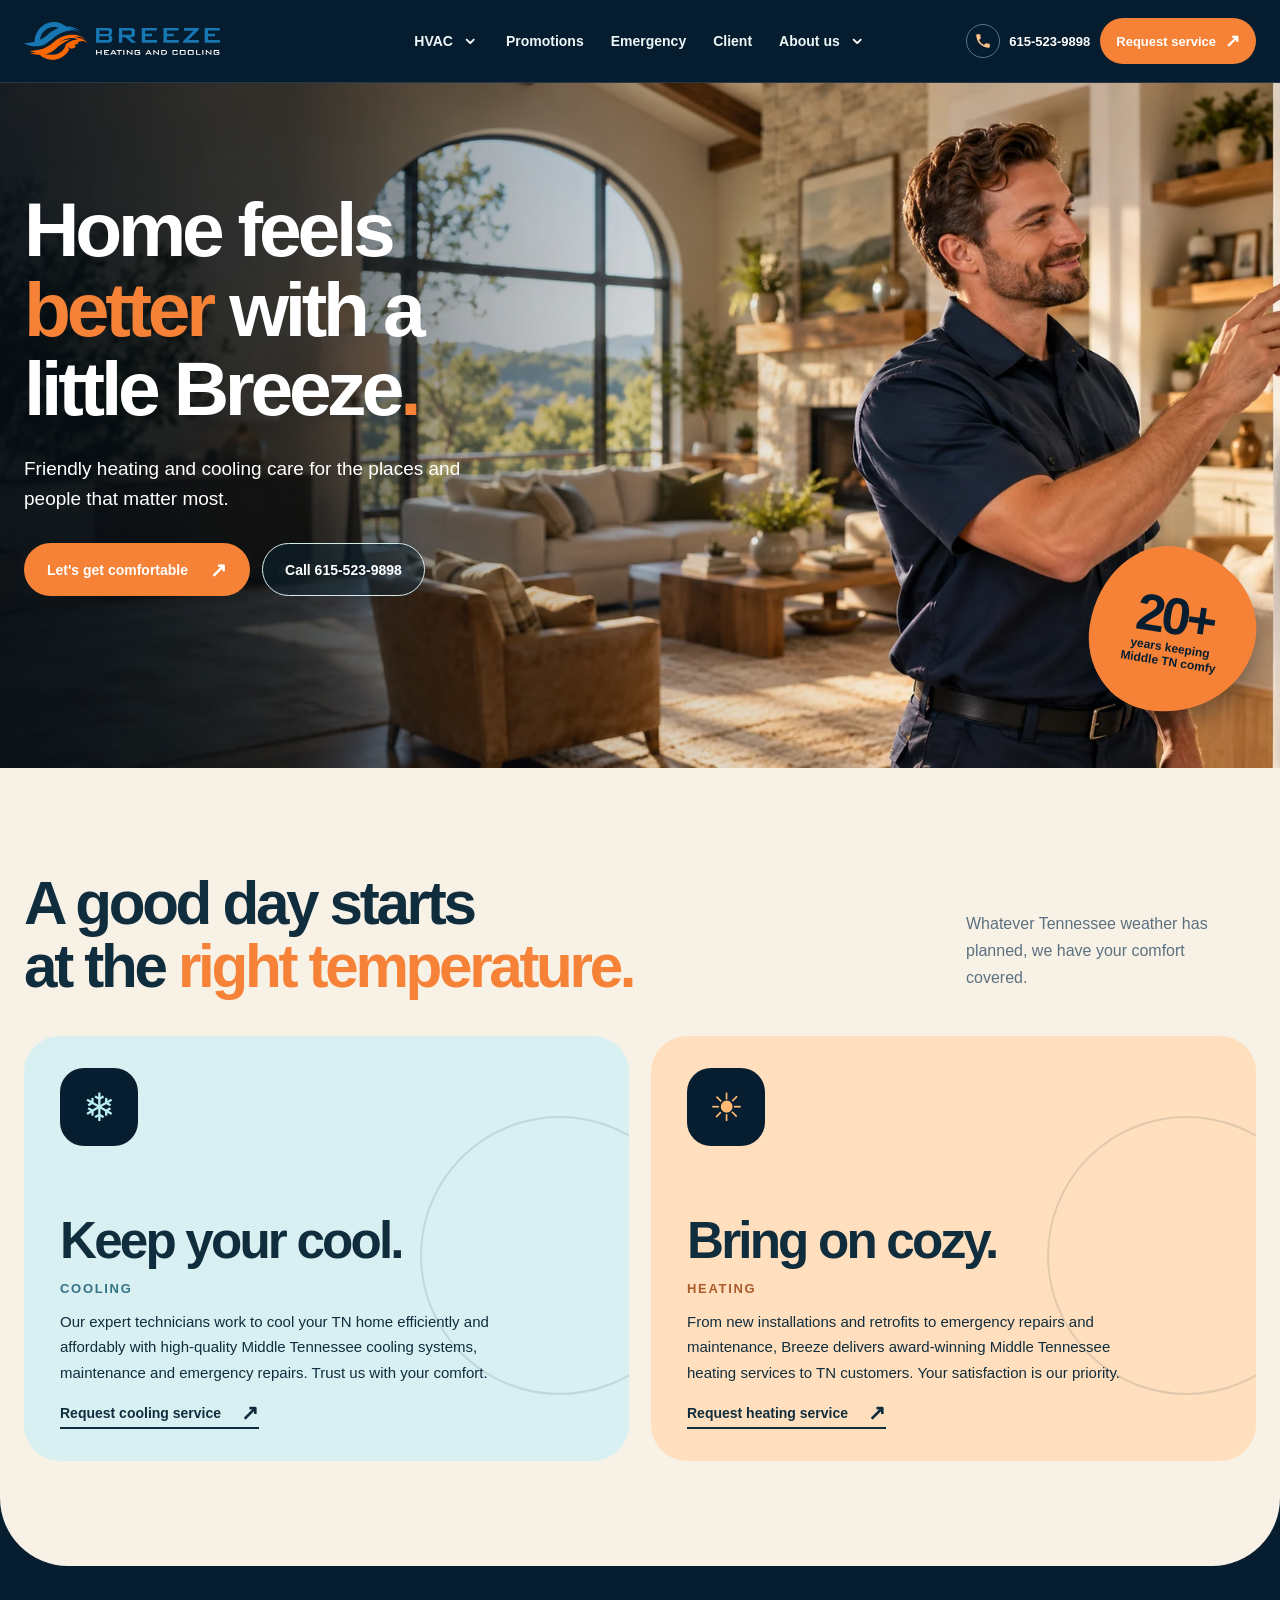
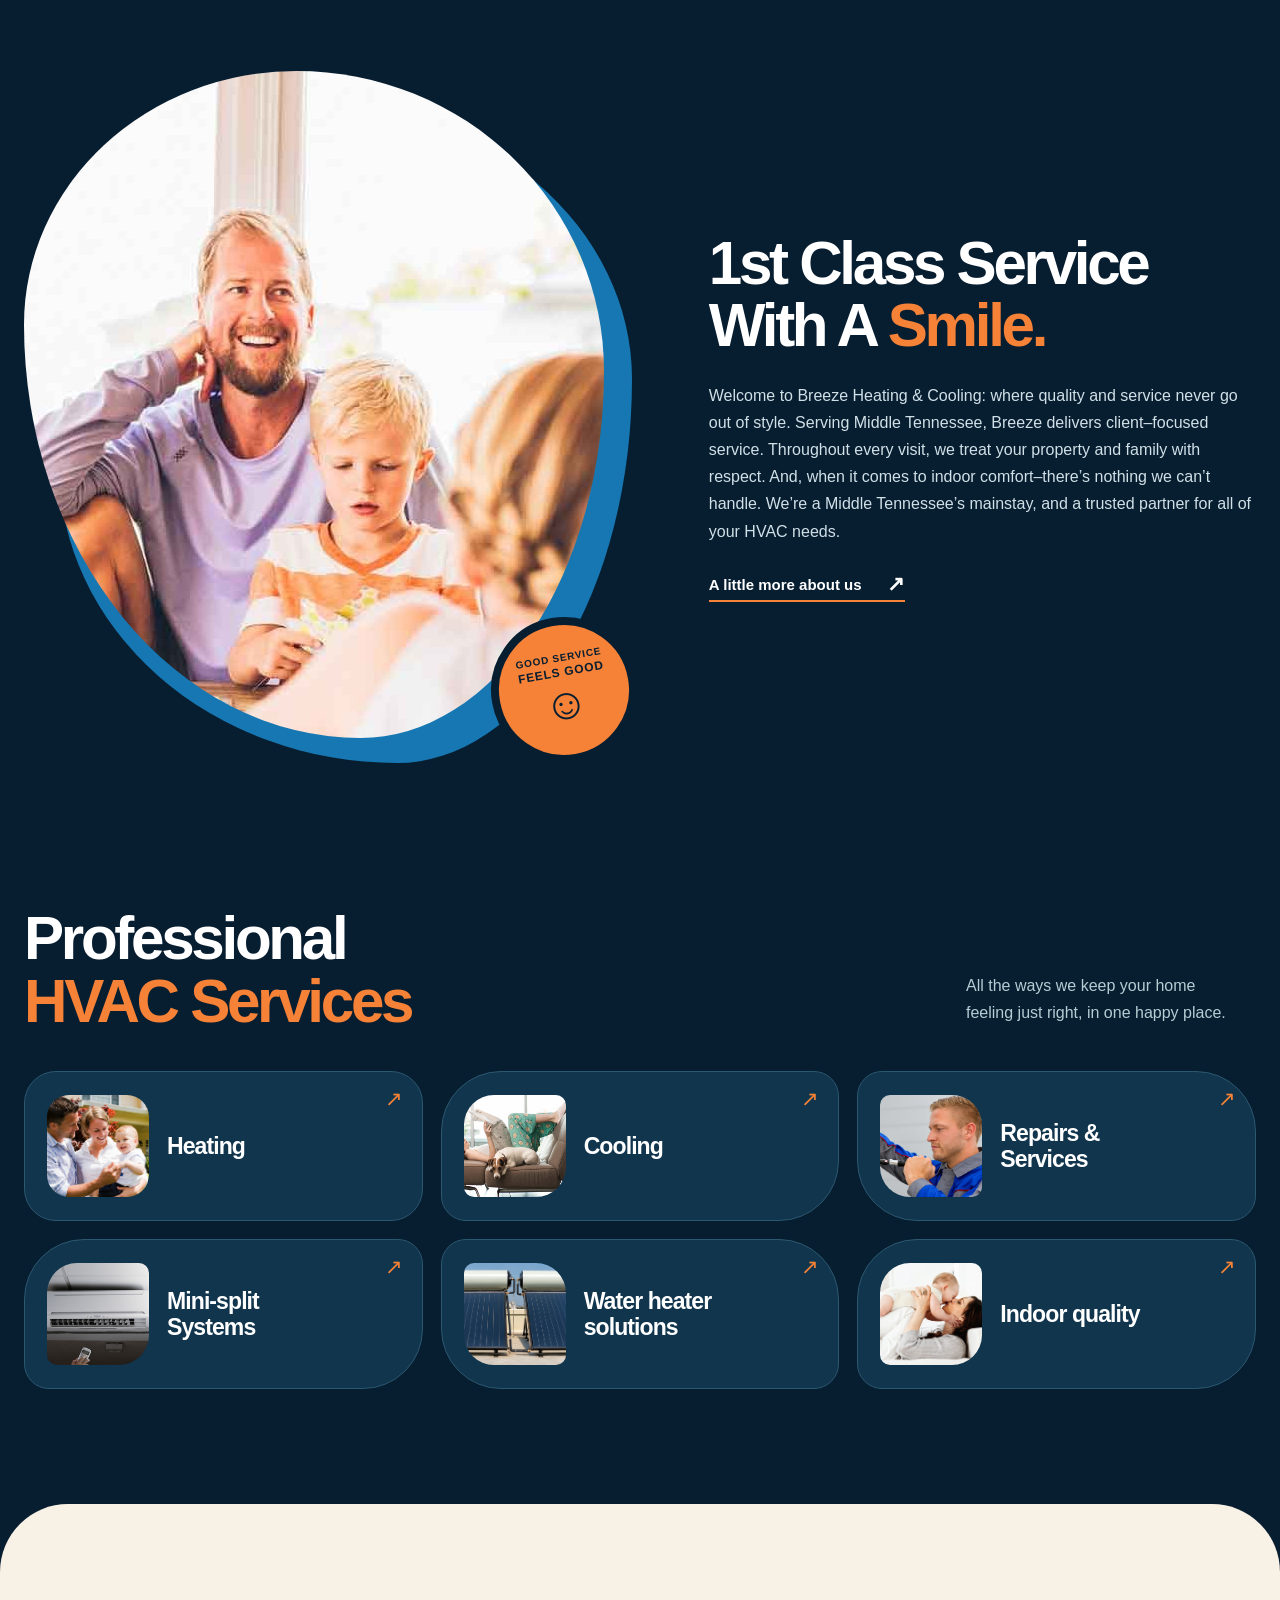
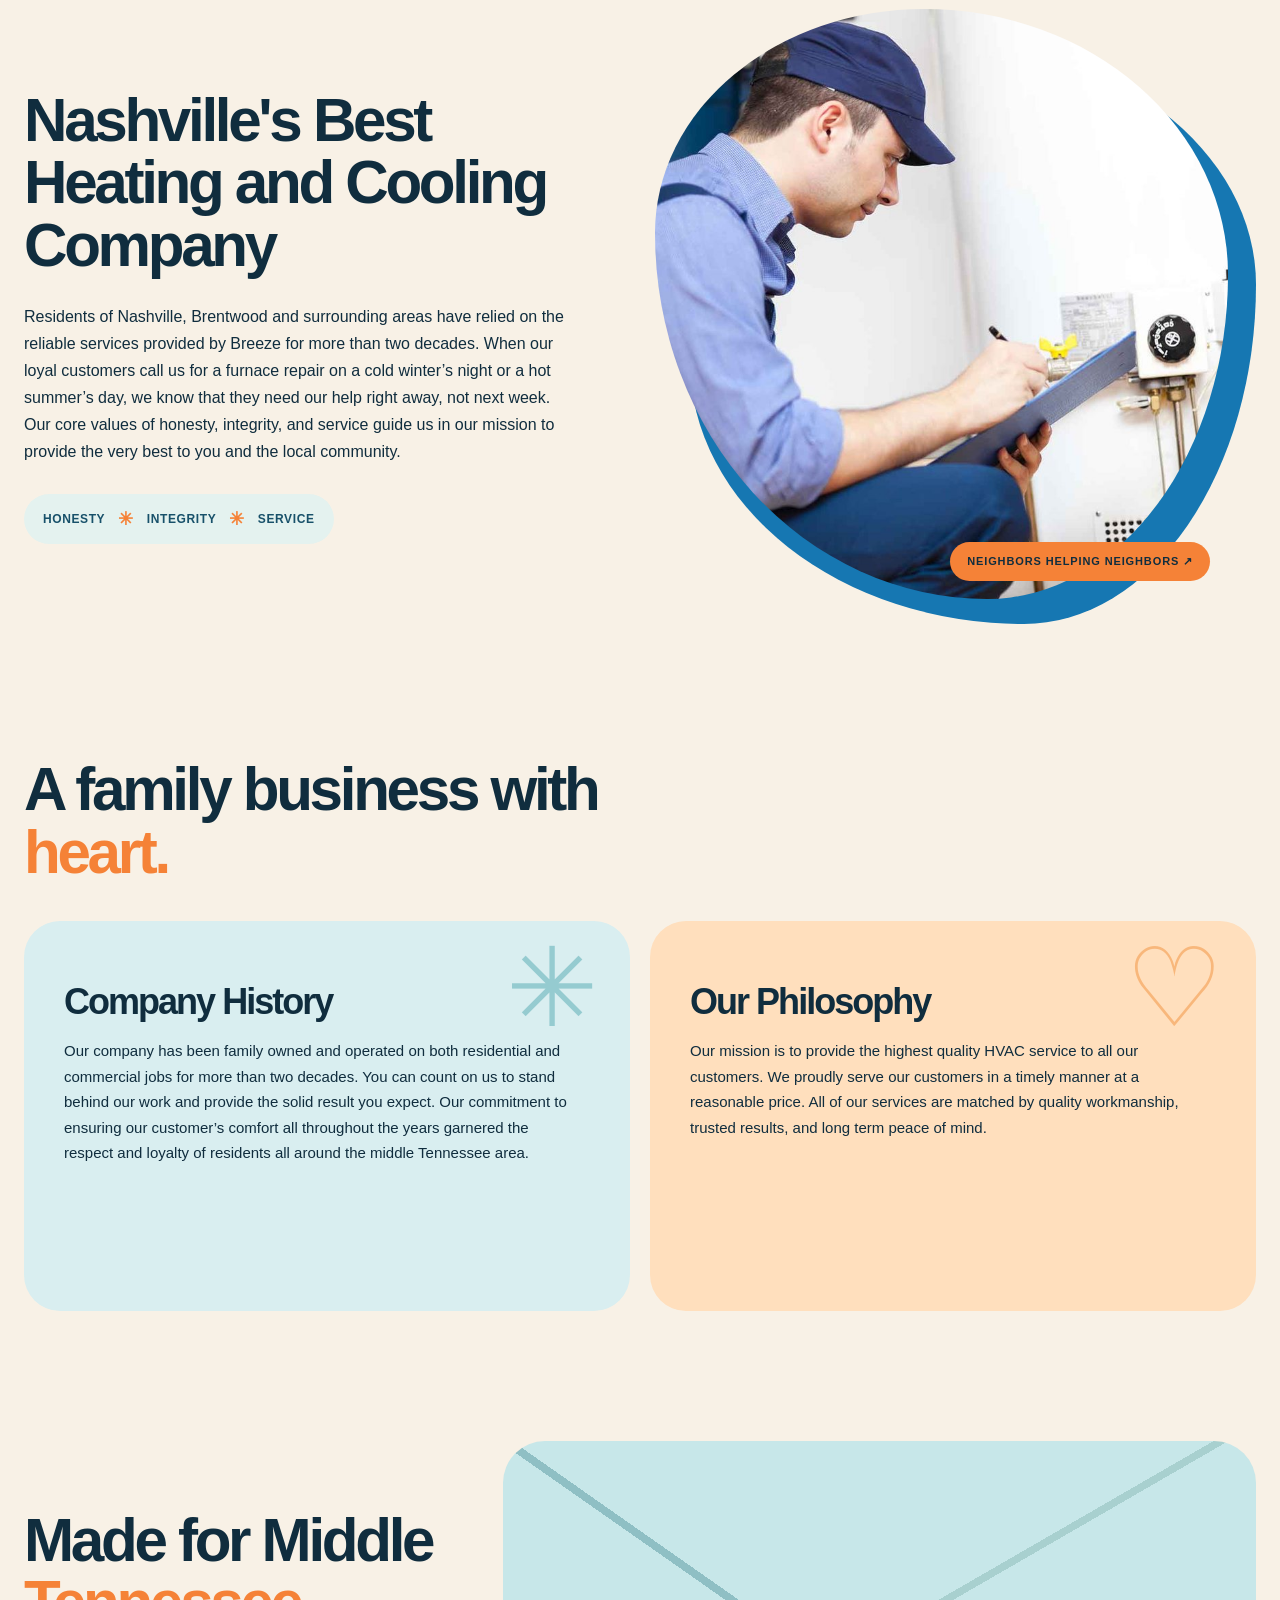
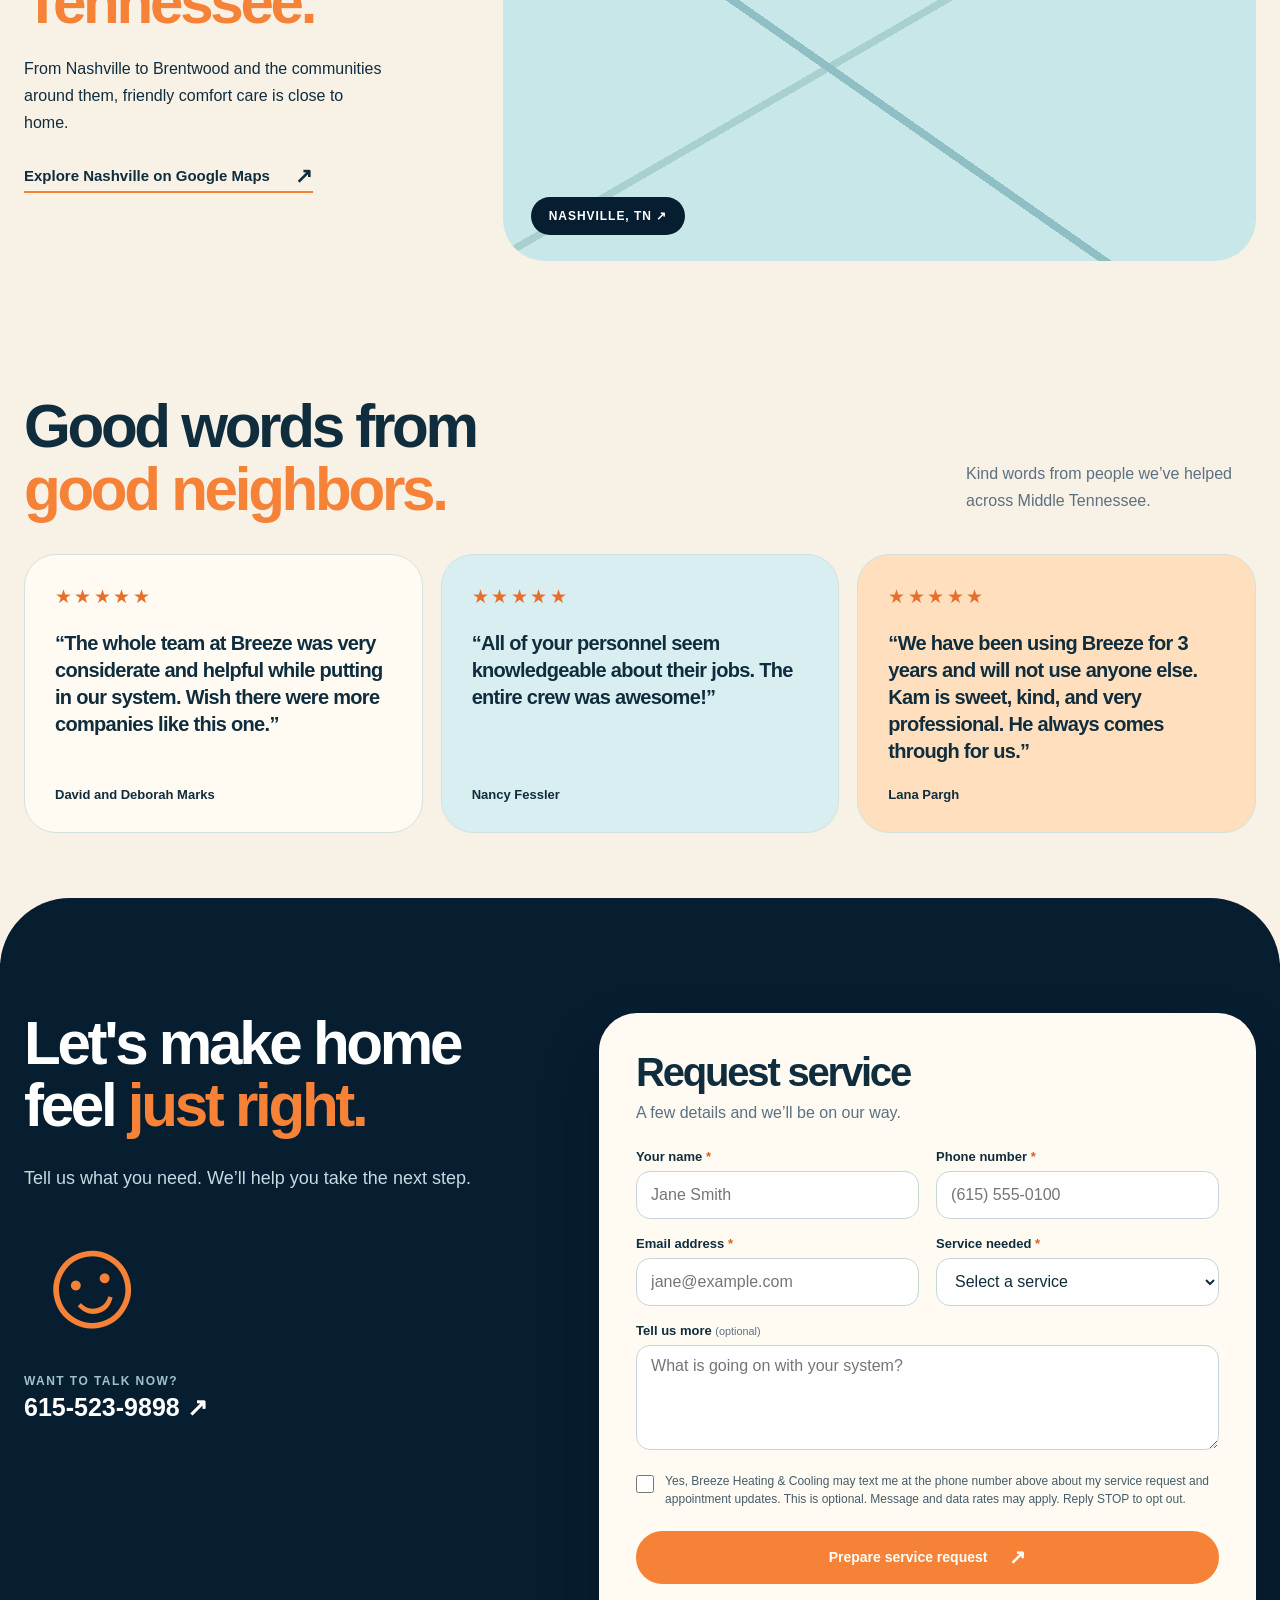
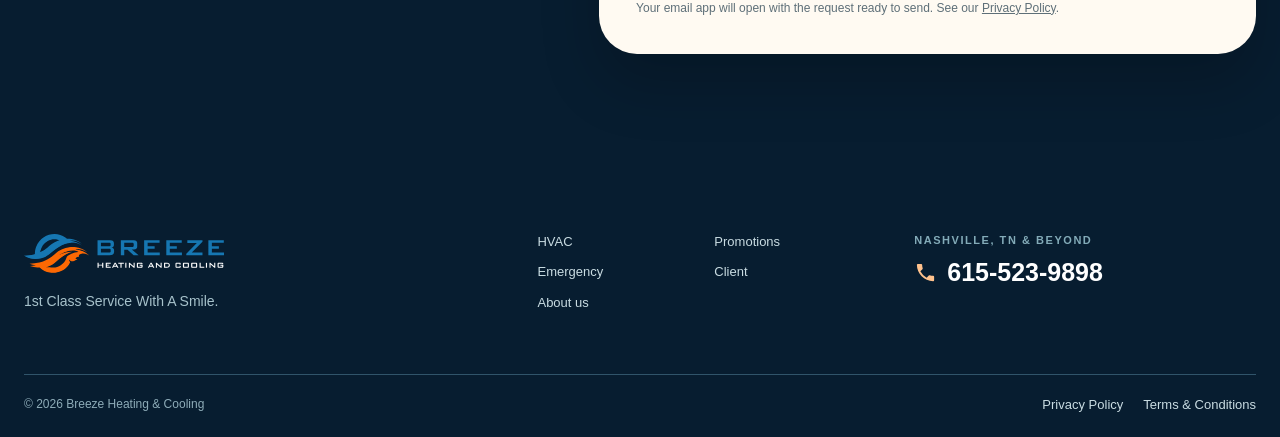
<file: website-2/index.html>
<!doctype html>
<html lang="en">
<head>
  <meta charset="utf-8">
  <meta name="viewport" content="width=device-width, initial-scale=1">
  <meta name="theme-color" content="#071d30">
  <meta name="description" content="Breeze Heating & Cooling brings friendly, reliable HVAC care to Nashville and Middle Tennessee.">
  <title>Breeze Heating & Cooling | Comfort has a brighter side</title>
  <link rel="icon" href="assets/breeze-badge.svg" type="image/svg+xml">
  <link rel="stylesheet" href="style.css">
  <script src="script.js" defer></script>
</head>
<body>
  <a class="skip-link" href="#main">Skip to content</a>
  <header class="site-header" id="top">
    <div class="header-inner wrap">
      <a class="brand" href="index.html" aria-label="Breeze Heating and Cooling home" aria-current="page"><img src="assets/breeze-logo-light.svg" alt="Breeze Heating & Cooling" width="211" height="41"></a>
      <nav class="site-nav" id="site-nav" aria-label="Main navigation">
        <ul class="nav-list">
          <li class="has-submenu"><div class="nav-parent"><a class="nav-link" href="hvac/index.html">HVAC</a><button class="submenu-toggle" type="button" aria-label="Toggle HVAC submenu" aria-controls="hvac-submenu" aria-expanded="false"><span aria-hidden="true">⌄</span></button></div>
            <ul class="submenu" id="hvac-submenu">
              <li><a href="heating/index.html">Heating</a></li><li><a href="cooling/index.html">Cooling</a></li><li><a href="repairs-and-services/index.html">Repairs &amp; Services</a></li><li><a href="indoor-quality/index.html">Indoor quality</a></li><li><a href="water-heater-solutions/index.html">Water heater solutions</a></li><li><a href="mini-split-systems/index.html">Mini-split systems</a></li><li><a href="energy-audits/index.html">Energy audits</a></li><li><a href="commercial-industrial/index.html">Commercial &amp; Industrial</a></li><li><a href="residential/index.html">Residential</a></li><li><a href="property-manager/index.html">Property manager</a></li><li><a href="comfort-club/index.html">Comfort club</a></li><li><a href="financing/index.html">Financing</a></li><li><a href="wi-fi-and-learning-thermostats/index.html">Wi-Fi and Learning Thermostats</a></li>
            </ul>
          </li>
          <li><a class="nav-link" href="promotions/index.html">Promotions</a></li>
          <li><a class="nav-link" href="emergency/index.html">Emergency</a></li>
          <li><a class="nav-link" href="client/index.html">Client</a></li>
          <li class="has-submenu"><div class="nav-parent"><a class="nav-link" href="about-us/index.html">About us</a><button class="submenu-toggle" type="button" aria-label="Toggle About us submenu" aria-controls="about-submenu" aria-expanded="false"><span aria-hidden="true">⌄</span></button></div>
            <ul class="submenu submenu-about" id="about-submenu"><li><a href="meet-the-hvac-experts/index.html">Meet the HVAC experts</a></li><li><a href="contact-us/index.html">Contact us</a></li><li><a href="why-choose-breeze/index.html">Why Choose Breeze</a></li><li><a href="careers/index.html">Careers</a></li></ul>
          </li>
        </ul>
      </nav>
      <div class="header-actions"><a class="header-call" href="tel:+16155239898" aria-label="Call Breeze at 615-523-9898"><span class="call-symbol" aria-hidden="true"><svg viewBox="0 0 24 24" fill="currentColor" focusable="false"><path d="M6.62 10.79a15.05 15.05 0 0 0 6.59 6.59l2.2-2.2a1 1 0 0 1 1.01-.24c1.12.37 2.33.57 3.58.57a1 1 0 0 1 1 1V20a1 1 0 0 1-1 1C10.61 21 3 13.39 3 4a1 1 0 0 1 1-1h3.5a1 1 0 0 1 1 1c0 1.25.2 2.46.57 3.58a1 1 0 0 1-.25 1.01z"/></svg></span><span class="call-text">615-523-9898</span></a><a class="header-request" href="#contact">Request service <span aria-hidden="true">↗</span></a><button class="menu-toggle" type="button" aria-controls="site-nav" aria-expanded="false" aria-label="Open menu"><span></span><span></span><span></span></button></div>
    </div>
  </header>

  <main id="main">
    <section class="hero" aria-labelledby="hero-title">
      <div class="hero-photo" role="img" aria-label="HVAC technician checking a thermostat in a welcoming home"></div>
      <div class="hero-shade"></div>
      <div class="wrap hero-content">
        <div class="hero-copy"><h1 id="hero-title">Home feels <em>better</em> with a little Breeze<span class="period">.</span></h1><p class="hero-intro">Friendly heating and cooling care for the places and people that matter most.</p><div class="hero-buttons"><a class="button orange" href="#contact">Let's get comfortable <span aria-hidden="true">↗</span></a><a class="button ghost" href="tel:+16155239898">Call 615-523-9898</a></div></div>
        <div class="hero-sticker" aria-label="Over two decades of local comfort care"><span>20+</span><small>years keeping<br>Middle TN comfy</small></div>
      </div>
    </section>

    <section class="section seasons" id="heating-cooling" aria-labelledby="seasons-title">
      <div class="wrap"><div class="section-heading"><div><h2 id="seasons-title">A good day starts<br>at the <em>right temperature.</em></h2></div><p>Whatever Tennessee weather has planned, we have your comfort covered.</p></div>
        <div class="season-grid"><article class="season-card cooling"><div class="season-top"><span class="season-icon" aria-hidden="true">❄</span></div><h3>Keep your cool.</h3><p class="season-label">Cooling</p><p>Our expert technicians work to cool your TN home efficiently and affordably with high-quality Middle Tennessee cooling systems, maintenance and emergency repairs. Trust us with your comfort.</p><a href="#contact" data-service="Cooling">Request cooling service <span aria-hidden="true">↗</span></a></article>
          <article class="season-card heating"><div class="season-top"><span class="season-icon" aria-hidden="true">☀</span></div><h3>Bring on cozy.</h3><p class="season-label">Heating</p><p>From new installations and retrofits to emergency repairs and maintenance, Breeze delivers award-winning Middle Tennessee heating services to TN customers. Your satisfaction is our priority.</p><a href="#contact" data-service="Heating">Request heating service <span aria-hidden="true">↗</span></a></article></div>
      </div>
    </section>

    <section class="section smile" id="smile" aria-labelledby="smile-title"><div class="wrap smile-grid"><div class="smile-art"><img src="assets/family-comfort.jpg" alt="Family relaxing together at home" loading="lazy" width="1000" height="667"><div class="smile-seal" aria-hidden="true">GOOD SERVICE<br><strong>FEELS GOOD</strong><span>☺</span></div></div><div class="smile-copy"><h2 id="smile-title">1st Class Service With A <em>Smile.</em></h2><p>Welcome to Breeze Heating &amp; Cooling: where quality and service never go out of style. Serving Middle Tennessee, Breeze delivers client–focused service. Throughout every visit, we treat your property and family with respect. And, when it comes to indoor comfort–there’s nothing we can’t handle. We’re a Middle Tennessee’s mainstay, and a trusted partner for all of your HVAC needs.</p><a class="text-link" href="about-us/index.html">A little more about us <span aria-hidden="true">↗</span></a></div></div></section>

    <section class="section services" id="services" aria-labelledby="services-title"><div class="wrap"><div class="section-heading services-heading"><div><h2 id="services-title">Professional<br><em>HVAC Services</em></h2></div><p>All the ways we keep your home feeling just right, in one happy place.</p></div><div class="service-grid">
      <a class="service-card" href="heating/index.html"><span class="service-image"><img src="../assets/family-2.avif" alt="" loading="lazy"></span><span class="service-name">Heating</span><span class="service-arrow" aria-hidden="true">↗</span></a>
      <a class="service-card" href="cooling/index.html"><span class="service-image"><img src="assets/cooling-photo.jpg" alt="" loading="lazy"></span><span class="service-name">Cooling</span><span class="service-arrow" aria-hidden="true">↗</span></a>
      <a class="service-card" href="repairs-and-services/index.html"><span class="service-image"><img src="../assets/repearing-man.avif" alt="" loading="lazy"></span><span class="service-name">Repairs &amp; Services</span><span class="service-arrow" aria-hidden="true">↗</span></a>
      <a class="service-card" href="mini-split-systems/index.html"><span class="service-image"><img src="assets/mini-split-photo.jpg" alt="" loading="lazy"></span><span class="service-name">Mini-split Systems</span><span class="service-arrow" aria-hidden="true">↗</span></a>
      <a class="service-card" href="water-heater-solutions/index.html"><span class="service-image"><img src="../assets/solars-breeze-3.avif" alt="" loading="lazy"></span><span class="service-name">Water heater solutions</span><span class="service-arrow" aria-hidden="true">↗</span></a>
      <a class="service-card" href="indoor-quality/index.html"><span class="service-image"><img src="../assets/mother-kissing-child.avif" alt="" loading="lazy"></span><span class="service-name">Indoor quality</span><span class="service-arrow" aria-hidden="true">↗</span></a>
    </div></div></section>

    <section class="section best" id="why-breeze" aria-labelledby="best-title"><div class="wrap best-grid"><div class="best-copy"><h2 id="best-title">Nashville's Best Heating and Cooling Company</h2><p>Residents of Nashville, Brentwood and surrounding areas have relied on the reliable services provided by Breeze for more than two decades. When our loyal customers call us for a furnace repair on a cold winter’s night or a hot summer’s day, we know that they need our help right away, not next week. Our core values of honesty, integrity, and service guide us in our mission to provide the very best to you and the local community.</p><div class="best-pill">Honesty <span>✳</span> Integrity <span>✳</span> Service</div></div><div class="best-image"><img src="assets/repair-technician.jpg" alt="HVAC repair technician inspecting home equipment" loading="lazy" width="1300" height="867"><div class="image-caption">NEIGHBORS HELPING NEIGHBORS ↗</div></div></div></section>

    <section class="section story" id="about" aria-labelledby="story-title"><div class="wrap"><div class="story-head"><h2 id="story-title">A family business with <em>heart.</em></h2></div><div class="story-grid"><article class="story-card"><span class="story-mark" aria-hidden="true">✳</span><h3>Company History</h3><p>Our company has been family owned and operated on both residential and commercial jobs for more than two decades. You can count on us to stand behind our work and provide the solid result you expect. Our commitment to ensuring our customer’s comfort all throughout the years garnered the respect and loyalty of residents all around the middle Tennessee area.</p></article><article class="story-card"><span class="story-mark" aria-hidden="true">♡</span><h3>Our Philosophy</h3><p>Our mission is to provide the highest quality HVAC service to all our customers. We proudly serve our customers in a timely manner at a reasonable price. All of our services are matched by quality workmanship, trusted results, and long term peace of mind.</p></article></div></div></section>

    <section class="section map-section" id="area" aria-labelledby="area-title"><div class="wrap map-grid"><div class="map-copy"><h2 id="area-title">Made for Middle <em>Tennessee.</em></h2><p>From Nashville to Brentwood and the communities around them, friendly comfort care is close to home.</p><a class="text-link" href="https://www.google.com/maps/search/?api=1&amp;query=Nashville%2C+TN" target="_blank" rel="noopener noreferrer">Explore Nashville on Google Maps <span aria-hidden="true">↗</span></a></div><div class="map-frame"><iframe title="Google Map of Nashville, Tennessee" src="https://www.google.com/maps?q=Nashville%2C%20TN&amp;output=embed" loading="lazy" referrerpolicy="no-referrer-when-downgrade" allowfullscreen></iframe></div></div></section>

    <section class="section reviews" id="reviews" aria-labelledby="reviews-title"><div class="wrap"><div class="section-heading reviews-heading"><div><h2 id="reviews-title">Good words from<br><em>good neighbors.</em></h2></div><p>Kind words from people we&rsquo;ve helped across Middle Tennessee.</p></div><div class="review-grid"><figure class="review-card"><span class="review-stars" aria-label="Five stars">&#9733;&#9733;&#9733;&#9733;&#9733;</span><blockquote>&ldquo;The whole team at Breeze was very considerate and helpful while putting in our system. Wish there were more companies like this one.&rdquo;</blockquote><figcaption>David and Deborah Marks</figcaption></figure><figure class="review-card"><span class="review-stars" aria-label="Five stars">&#9733;&#9733;&#9733;&#9733;&#9733;</span><blockquote>&ldquo;All of your personnel seem knowledgeable about their jobs. The entire crew was awesome!&rdquo;</blockquote><figcaption>Nancy Fessler</figcaption></figure><figure class="review-card"><span class="review-stars" aria-label="Five stars">&#9733;&#9733;&#9733;&#9733;&#9733;</span><blockquote>&ldquo;We have been using Breeze for 3 years and will not use anyone else. Kam is sweet, kind, and very professional. He always comes through for us.&rdquo;</blockquote><figcaption>Lana Pargh</figcaption></figure></div></div></section>

    <section class="section contact" id="contact" aria-labelledby="contact-title"><div class="wrap contact-grid"><div class="contact-copy"><h2 id="contact-title">Let's make home feel <em>just right.</em></h2><p>Tell us what you need. We’ll help you take the next step.</p><div class="contact-doodle" aria-hidden="true">☺</div><a class="contact-phone" href="tel:+16155239898"><span>Want to talk now?</span><strong>615-523-9898 ↗</strong></a></div><form class="contact-form" id="service-form"><h3>Request service</h3><p class="form-intro">A few details and we’ll be on our way.</p><div class="form-grid"><div class="field"><label for="name">Your name <span>*</span></label><input id="name" name="name" type="text" autocomplete="name" placeholder="Jane Smith" required></div><div class="field"><label for="phone">Phone number <span>*</span></label><input id="phone" name="phone" type="tel" autocomplete="tel" placeholder="(615) 555-0100" required></div><div class="field"><label for="email">Email address <span>*</span></label><input id="email" name="email" type="email" autocomplete="email" placeholder="jane@example.com" required></div><div class="field"><label for="service">Service needed <span>*</span></label><select id="service" name="service" required><option value="" selected disabled>Select a service</option><option>Cooling</option><option>Heating</option><option>Repairs &amp; Services</option><option>Mini-split Systems</option><option>Water heater solutions</option><option>Indoor quality</option><option>Other</option></select></div><div class="field field-wide"><label for="message">Tell us more <small>(optional)</small></label><textarea id="message" name="message" rows="4" placeholder="What is going on with your system?"></textarea></div></div><div class="sms-consent"><input id="sms-consent" name="sms_consent" type="checkbox" value="yes"><label for="sms-consent">Yes, Breeze Heating &amp; Cooling may text me at the phone number above about my service request and appointment updates. This is optional. Message and data rates may apply. Reply STOP to opt out.</label></div><button class="button orange submit-button" type="submit">Prepare service request <span aria-hidden="true">↗</span></button><p class="form-note">Your email app will open with the request ready to send. See our <a href="https://www.breezehc.com/privacy-policy/">Privacy Policy</a>.</p><p class="form-status" id="form-status" role="status" aria-live="polite" hidden></p></form></div></section>
  </main>
  <footer class="site-footer"><div class="wrap footer-main"><div><a href="index.html" aria-label="Breeze home"><img src="assets/breeze-logo-light.svg" alt="Breeze Heating & Cooling" width="211" height="41"></a><p>1st Class Service With A Smile.</p></div><div class="footer-links"><a href="hvac/index.html">HVAC</a><a href="promotions/index.html">Promotions</a><a href="emergency/index.html">Emergency</a><a href="client/index.html">Client</a><a href="about-us/index.html">About us</a></div><div class="footer-reach"><span>NASHVILLE, TN &amp; BEYOND</span><a href="tel:+16155239898"><svg viewBox="0 0 24 24" fill="currentColor" aria-hidden="true" focusable="false"><path d="M6.62 10.79a15.05 15.05 0 0 0 6.59 6.59l2.2-2.2a1 1 0 0 1 1.01-.24c1.12.37 2.33.57 3.58.57a1 1 0 0 1 1 1V20a1 1 0 0 1-1 1C10.61 21 3 13.39 3 4a1 1 0 0 1 1-1h3.5a1 1 0 0 1 1 1c0 1.25.2 2.46.57 3.58a1 1 0 0 1-.25 1.01z"/></svg>615-523-9898</a></div></div><div class="wrap footer-bottom"><span>© <span id="year">2026</span> Breeze Heating &amp; Cooling</span><div><a href="https://www.breezehc.com/privacy-policy/">Privacy Policy</a><a href="https://www.breezehc.com/terms-and-conditions/">Terms &amp; Conditions</a></div></div></footer>
</body>
</html>
</file>
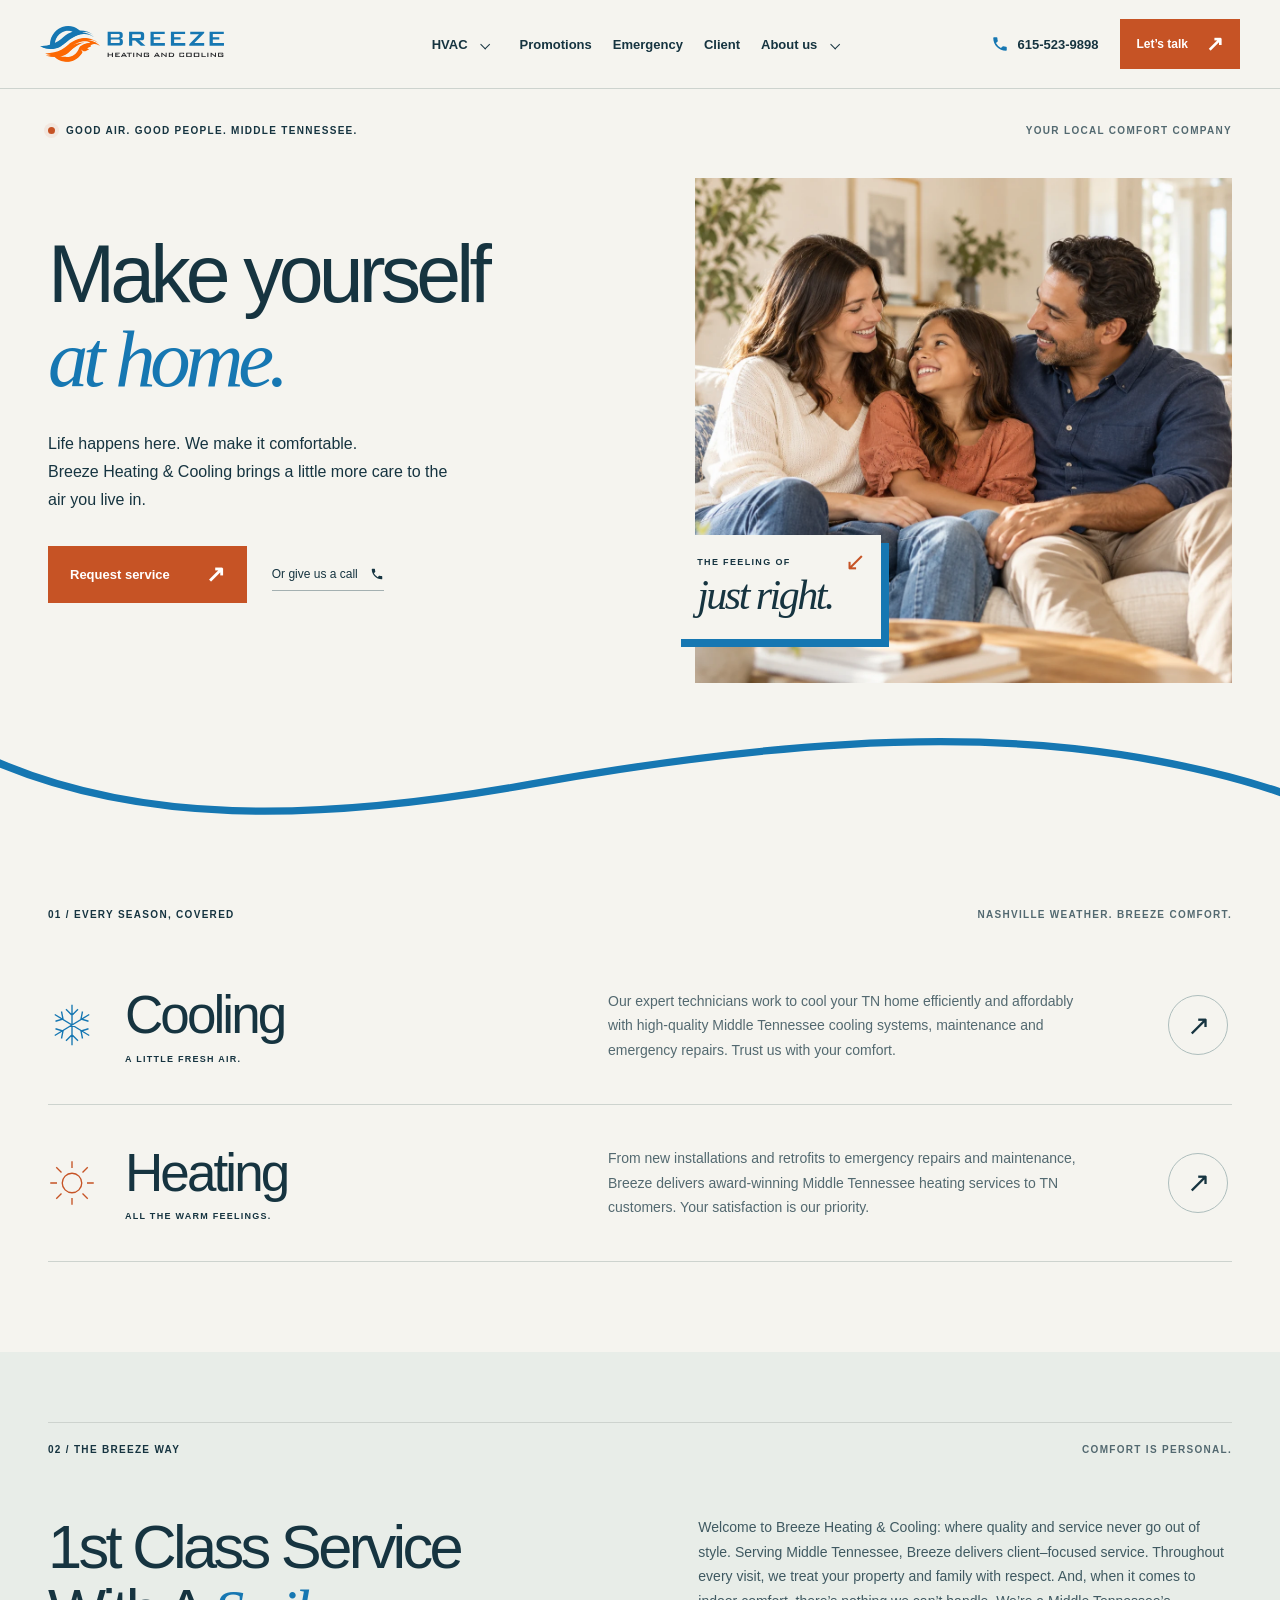
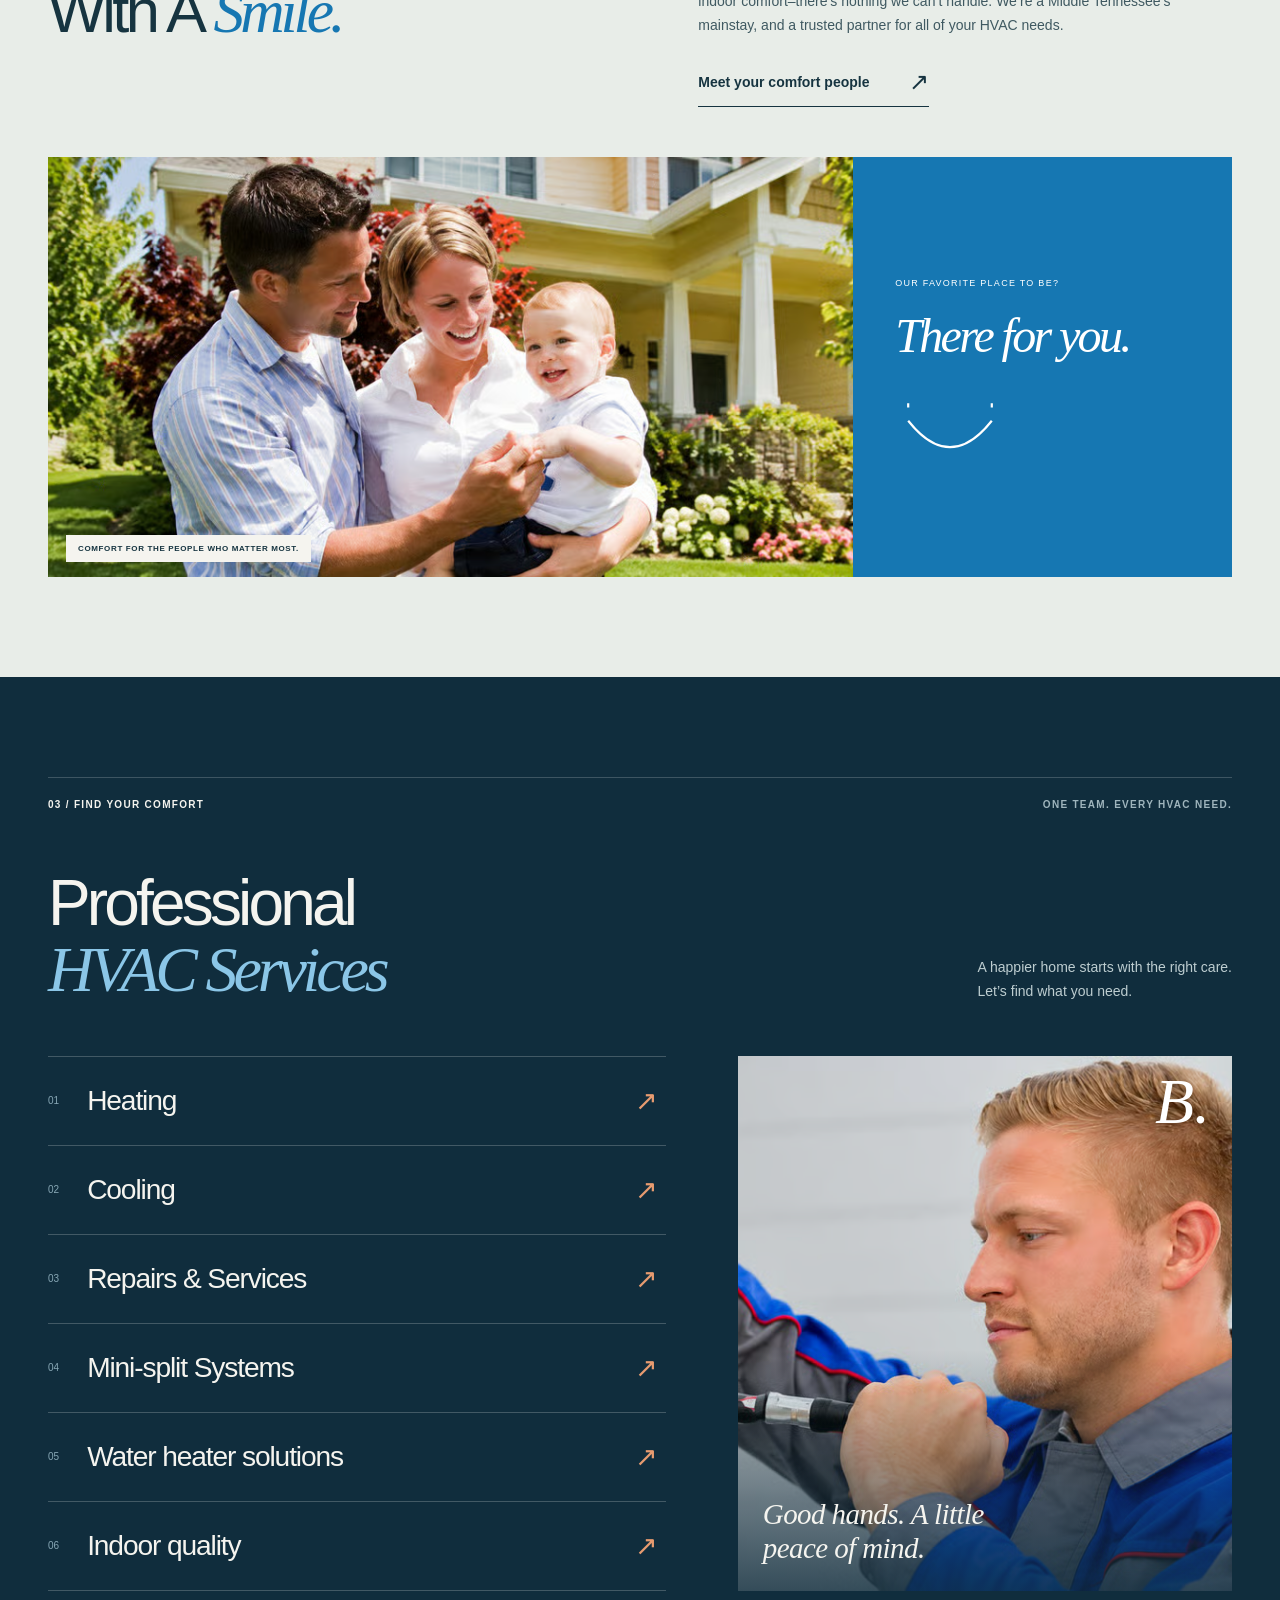
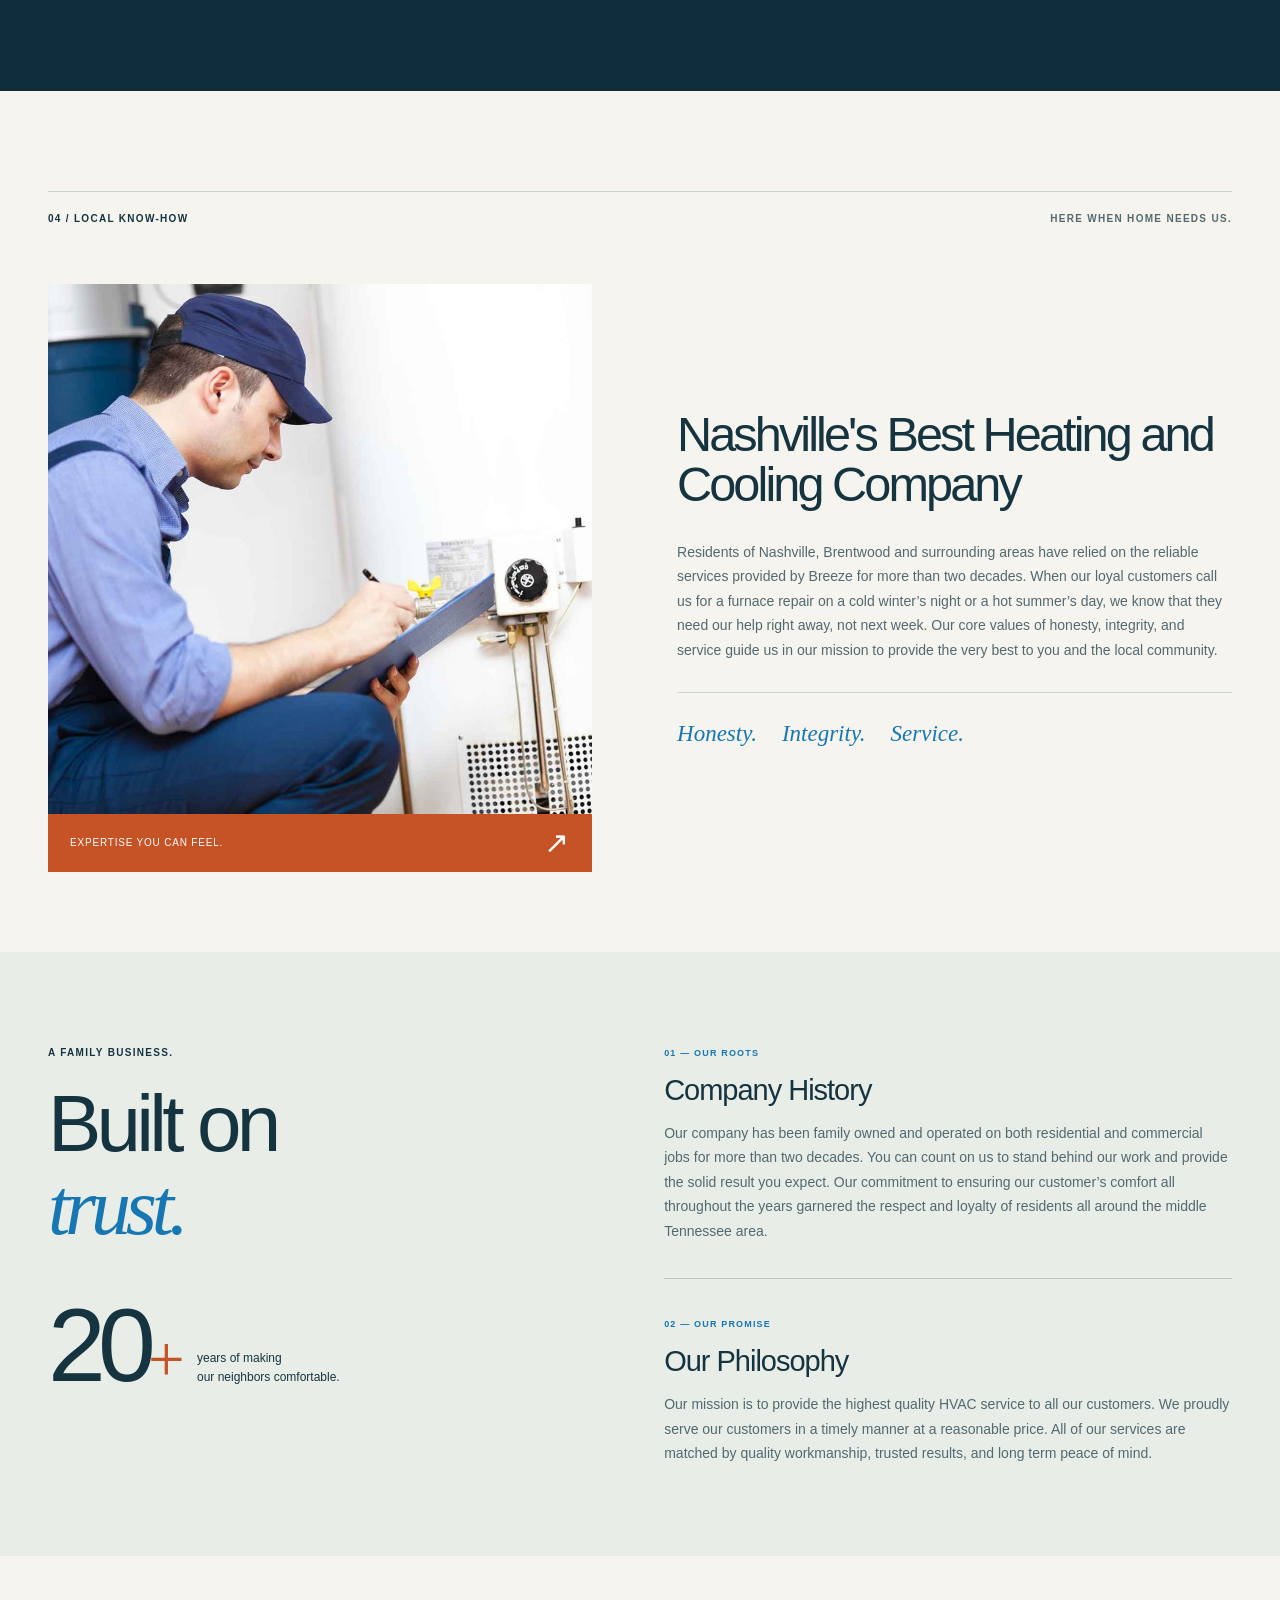
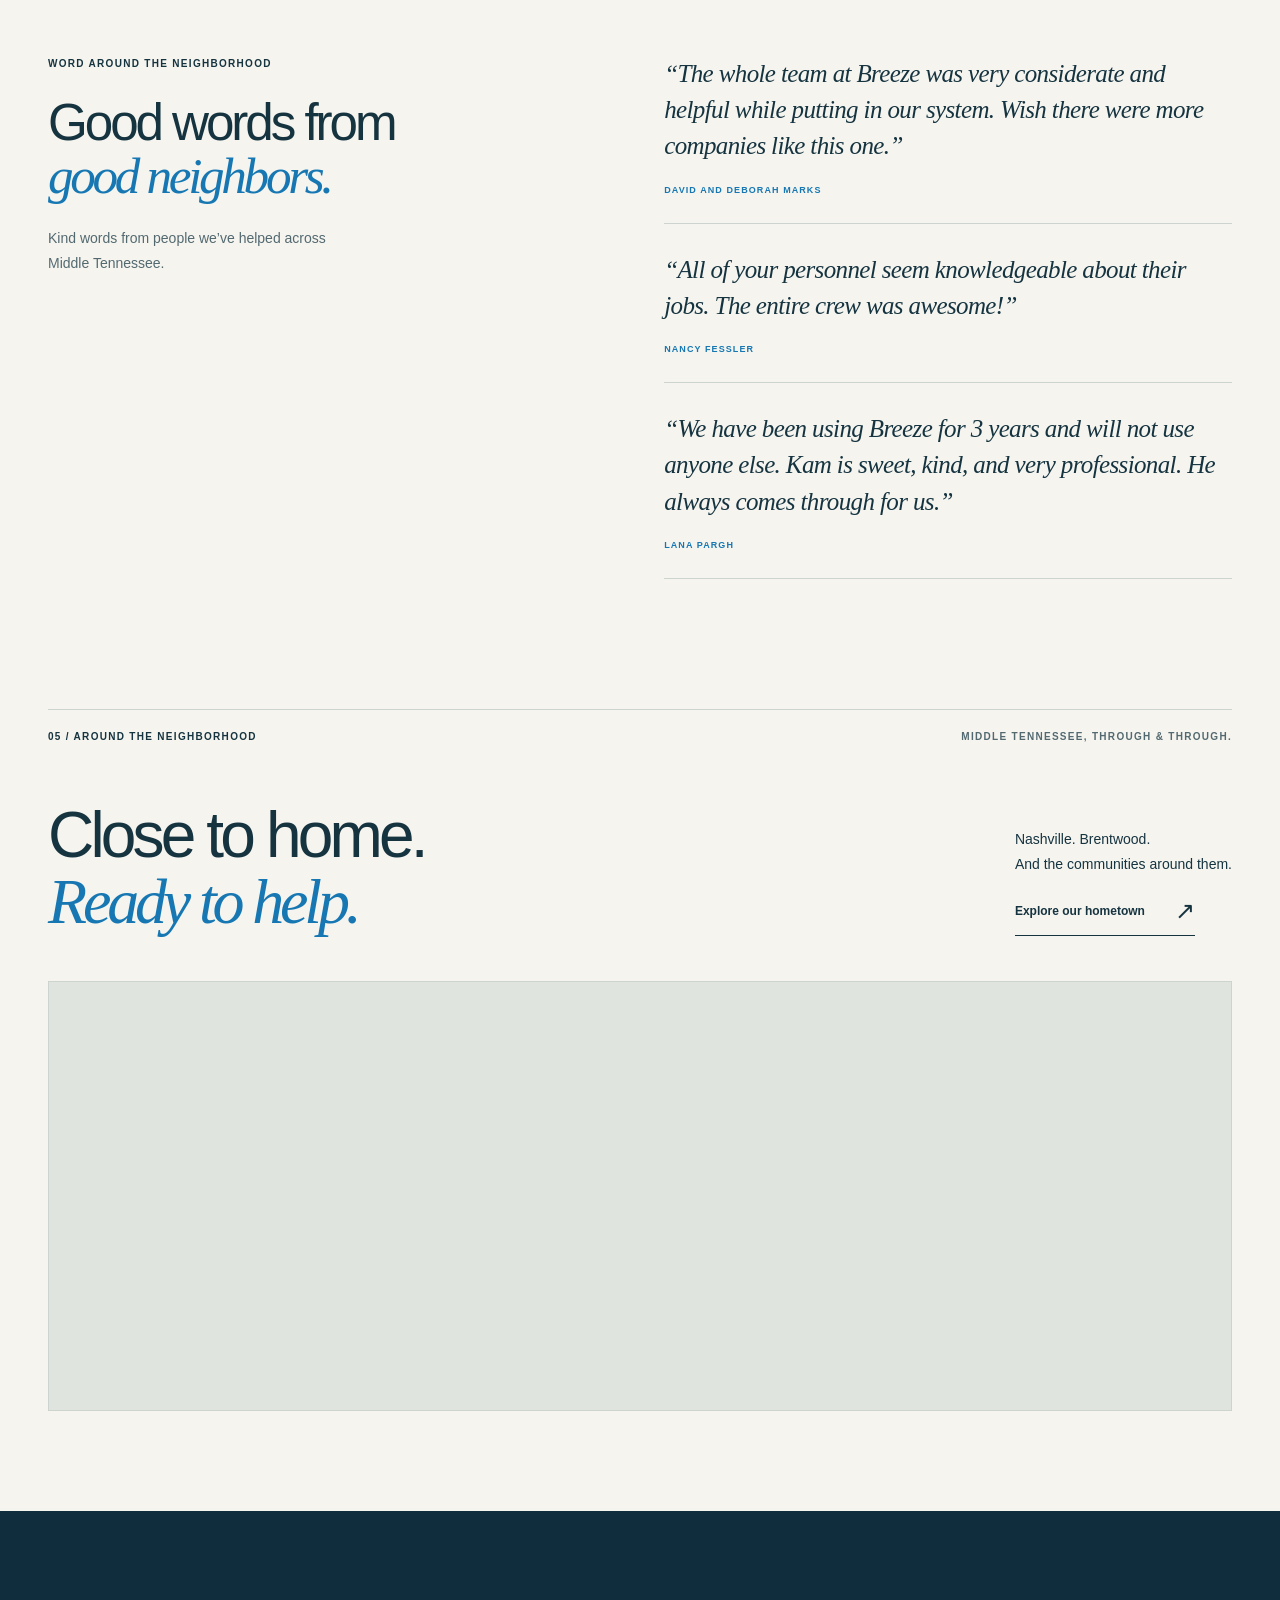
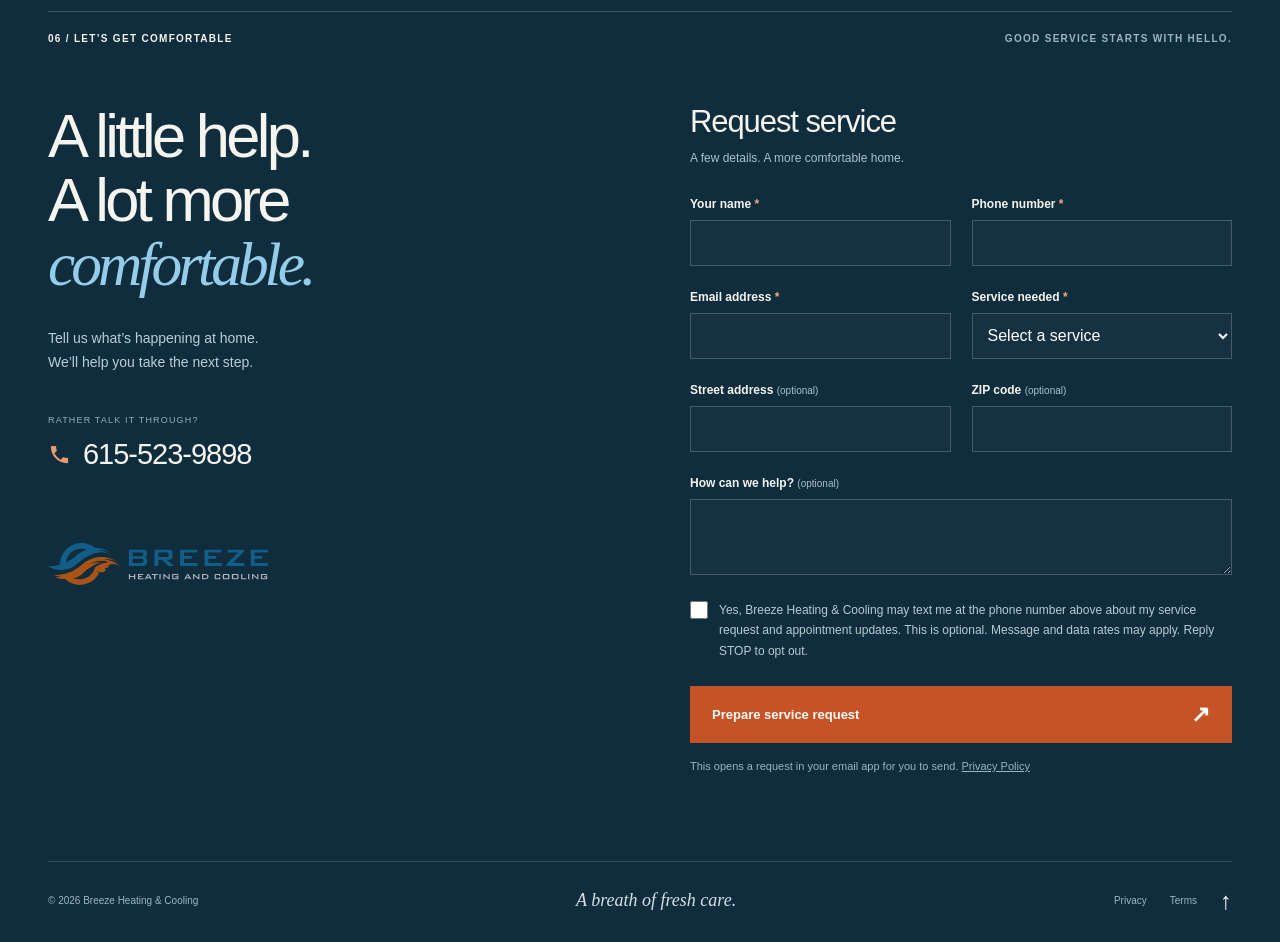
<file: website-3/index.html>
<!doctype html>
<html lang="en">
<head>
  <meta charset="utf-8">
  <meta name="viewport" content="width=device-width, initial-scale=1">
  <meta name="theme-color" content="#f5f4ef">
  <meta name="description" content="Breeze Heating & Cooling. Family-owned HVAC care for Nashville, Brentwood and Middle Tennessee for more than two decades.">
  <title>Breeze Heating & Cooling — Make yourself at home.</title>
  <link rel="icon" href="assets/breeze-badge.svg" type="image/svg+xml">
  <link rel="stylesheet" href="style.css">
  <script src="script.js" defer></script>
</head>
<body>
  <svg class="svg-library" xmlns="http://www.w3.org/2000/svg" aria-hidden="true"><symbol id="phone-icon" viewBox="0 0 24 24"><path d="M6.62 10.79a15.05 15.05 0 0 0 6.59 6.59l2.2-2.2a1 1 0 0 1 1.01-.24c1.12.37 2.33.57 3.58.57a1 1 0 0 1 1 1V20a1 1 0 0 1-1 1C10.61 21 3 13.39 3 4a1 1 0 0 1 1-1h3.5a1 1 0 0 1 1 1c0 1.25.2 2.46.57 3.58a1 1 0 0 1-.25 1.01z"/></symbol></svg>
  <a class="skip-link" href="#main">Skip to content</a>
  <header class="site-header" id="top">
    <div class="header-inner">
      <a class="brand" href="index.html" aria-label="Breeze Heating and Cooling home" aria-current="page"><img src="assets/breeze-logo.svg" alt="Breeze Heating & Cooling" width="211" height="41"></a>
      <nav class="site-nav" id="site-nav" aria-label="Main navigation">
        <ul class="nav-list">
          <li class="has-submenu"><div class="nav-parent"><a href="hvac/index.html">HVAC</a><button class="submenu-toggle" type="button" aria-label="Toggle HVAC submenu" aria-expanded="false" aria-controls="hvac-submenu"><span></span></button></div>
            <ul class="submenu" id="hvac-submenu">
              <li><a href="heating/index.html">Heating</a></li><li><a href="cooling/index.html">Cooling</a></li><li><a href="repairs-and-services/index.html">Repairs &amp; Services</a></li><li><a href="indoor-quality/index.html">Indoor quality</a></li><li><a href="water-heater-solutions/index.html">Water heater solutions</a></li><li><a href="mini-split-systems/index.html">Mini-split systems</a></li><li><a href="energy-audits/index.html">Energy audits</a></li><li><a href="commercial-industrial/index.html">Commercial &amp; Industrial</a></li><li><a href="residential/index.html">Residential</a></li><li><a href="property-manager/index.html">Property manager</a></li><li><a href="comfort-club/index.html">Comfort club</a></li><li><a href="financing/index.html">Financing</a></li><li><a href="wi-fi-and-learning-thermostats/index.html">Wi-Fi and Learning Thermostats</a></li>
            </ul>
          </li>
          <li><a href="promotions/index.html">Promotions</a></li><li><a href="emergency/index.html">Emergency</a></li><li><a href="client/index.html">Client</a></li>
          <li class="has-submenu"><div class="nav-parent"><a href="about-us/index.html">About us</a><button class="submenu-toggle" type="button" aria-label="Toggle About us submenu" aria-expanded="false" aria-controls="about-submenu"><span></span></button></div><ul class="submenu" id="about-submenu"><li><a href="meet-the-hvac-experts/index.html">Meet the HVAC experts</a></li><li><a href="contact-us/index.html">Contact us</a></li><li><a href="why-choose-breeze/index.html">Why Choose Breeze</a></li><li><a href="careers/index.html">Careers</a></li></ul></li>
        </ul>
      </nav>
      <div class="header-actions"><a class="header-phone" href="tel:+16155239898" aria-label="Call Breeze at 615-523-9898"><svg aria-hidden="true"><use href="#phone-icon"/></svg><span>615-523-9898</span></a><a class="header-request" href="#contact">Let’s talk <span aria-hidden="true">↗</span></a><button class="menu-toggle" type="button" aria-expanded="false" aria-controls="site-nav" aria-label="Open menu"><span></span><span></span><span></span></button></div>
    </div>
  </header>

  <main id="main">
    <section class="hero" aria-labelledby="hero-title">
      <div class="wrap hero-top"><p class="eyebrow"><span class="signal" aria-hidden="true"></span> GOOD AIR. GOOD PEOPLE. MIDDLE TENNESSEE.</p><span class="hero-edition">YOUR LOCAL COMFORT COMPANY</span></div>
      <div class="wrap hero-grid">
        <div class="hero-copy"><h1 id="hero-title">Make yourself<br><em>at home.</em></h1><p>Life happens here. We make it comfortable.<br>Breeze Heating &amp; Cooling brings a little more care to the air you live in.</p><div class="hero-actions"><a class="button orange" href="#contact">Request service <span aria-hidden="true">↗</span></a><a class="plain-link" href="tel:+16155239898">Or give us a call <svg aria-hidden="true"><use href="#phone-icon"/></svg></a></div></div>
        <div class="hero-visual"><img class="hero-photo" src="assets/hero-family.webp" alt="Parents and their daughter smiling together at home" width="1402" height="1122" fetchpriority="high"><div class="photo-label"><span>THE FEELING OF</span><strong>just right.</strong><span class="photo-label-arrow" aria-hidden="true">↙</span></div></div>
      </div>
      <svg class="hero-current" viewBox="0 -20 1440 150" preserveAspectRatio="none" aria-hidden="true"><path d="M-20 18C150 134 354 130 598 65C848-1 1070-28 1260 16C1356 38 1420 67 1460 89"/></svg>
    </section>

    <section class="seasons section" aria-labelledby="seasons-title">
      <div class="wrap"><div class="section-meta"><span>01 / EVERY SEASON, COVERED</span><span>NASHVILLE WEATHER. BREEZE COMFORT.</span></div><h2 class="sr-only" id="seasons-title">Cooling and Heating</h2>
        <div class="season-row cooling-row"><div class="season-title"><svg viewBox="0 0 64 64" aria-hidden="true"><path d="M32 5v54M9 18l46 28M9 46l46-28M24 11l8 8 8-8M24 53l8-8 8 8M10 27l10-3-2-10M54 37l-10 3 2 10M18 50l2-10-10-3M46 14l-2 10 10 3"/></svg><h3>Cooling</h3><span>A LITTLE FRESH AIR.</span></div><p>Our expert technicians work to cool your TN home efficiently and affordably with high-quality Middle Tennessee cooling systems, maintenance and emergency repairs. Trust us with your comfort.</p><a class="round-link" href="cooling/index.html" aria-label="Explore cooling services">↗</a></div>
        <div class="season-row heating-row"><div class="season-title"><svg viewBox="0 0 64 64" aria-hidden="true"><circle cx="32" cy="32" r="13"/><path d="M32 3v9M32 52v9M3 32h9M52 32h9M11 11l7 7M46 46l7 7M53 11l-7 7M18 46l-7 7"/></svg><h3>Heating</h3><span>ALL THE WARM FEELINGS.</span></div><p>From new installations and retrofits to emergency repairs and maintenance, Breeze delivers award-winning Middle Tennessee heating services to TN customers. Your satisfaction is our priority.</p><a class="round-link" href="heating/index.html" aria-label="Explore heating services">↗</a></div>
      </div>
    </section>

    <section class="smile section" aria-labelledby="smile-title"><div class="wrap"><div class="section-meta"><span>02 / THE BREEZE WAY</span><span>COMFORT IS PERSONAL.</span></div><div class="smile-top"><h2 id="smile-title">1st Class Service<br>With A <em>Smile.</em></h2><div class="smile-copy"><p>Welcome to Breeze Heating &amp; Cooling: where quality and service never go out of style. Serving Middle Tennessee, Breeze delivers client–focused service. Throughout every visit, we treat your property and family with respect. And, when it comes to indoor comfort–there’s nothing we can’t handle. We’re a Middle Tennessee’s mainstay, and a trusted partner for all of your HVAC needs.</p><a class="text-link" href="about-us/index.html">Meet your comfort people <span aria-hidden="true">↗</span></a></div></div><div class="smile-photo"><img src="assets/family-2.avif" alt="Parents enjoying time at home with their young child" loading="lazy"><div class="smile-note"><span>OUR FAVORITE PLACE TO BE?</span><strong>There for you.</strong><svg viewBox="0 0 100 60" aria-hidden="true"><path d="M12 12v4M88 12v4M12 28Q50 76 88 28"/></svg></div><span class="photo-credit">COMFORT FOR THE PEOPLE WHO MATTER MOST.</span></div></div></section>

    <section class="services section" aria-labelledby="services-title"><div class="wrap"><div class="section-meta"><span>03 / FIND YOUR COMFORT</span><span>ONE TEAM. EVERY HVAC NEED.</span></div><div class="services-heading"><h2 id="services-title">Professional<br><em>HVAC Services</em></h2><p>A happier home starts with the right care.<br>Let’s find what you need.</p></div><div class="services-layout"><div class="service-directory">
      <a class="service-row" href="heating/index.html" data-image="assets/family-2.avif" data-caption="Warmth you can come home to."><span class="service-number">01</span><span>Heating</span><span class="service-arrow" aria-hidden="true">↗</span></a>
      <a class="service-row" href="cooling/index.html" data-image="assets/cooling-photo.jpg" data-caption="A fresh take on home comfort."><span class="service-number">02</span><span>Cooling</span><span class="service-arrow" aria-hidden="true">↗</span></a>
      <a class="service-row" href="repairs-and-services/index.html" data-image="assets/repearing-man.avif" data-caption="Good hands. A little peace of mind."><span class="service-number">03</span><span>Repairs &amp; Services</span><span class="service-arrow" aria-hidden="true">↗</span></a>
      <a class="service-row" href="mini-split-systems/index.html" data-image="assets/mini-split-photo.jpg" data-caption="The right temperature, room by room."><span class="service-number">04</span><span>Mini-split Systems</span><span class="service-arrow" aria-hidden="true">↗</span></a>
      <a class="service-row" href="water-heater-solutions/index.html" data-image="assets/solars-breeze-3.avif" data-caption="Everyday essentials, taken care of."><span class="service-number">05</span><span>Water heater solutions</span><span class="service-arrow" aria-hidden="true">↗</span></a>
      <a class="service-row" href="indoor-quality/index.html" data-image="assets/mother-kissing-child.avif" data-caption="Breathe easier. Live comfortably."><span class="service-number">06</span><span>Indoor quality</span><span class="service-arrow" aria-hidden="true">↗</span></a>
    </div><figure class="service-preview" aria-hidden="true"><img id="service-preview-image" src="assets/repearing-man.avif" alt="" loading="lazy"><figcaption id="service-preview-caption">Good hands. A little peace of mind.</figcaption><span class="preview-mark">B.</span></figure></div></div></section>

    <section class="best section" aria-labelledby="best-title"><div class="wrap"><div class="section-meta"><span>04 / LOCAL KNOW-HOW</span><span>HERE WHEN HOME NEEDS US.</span></div><div class="best-grid"><div class="technician-photo"><img src="assets/repair-technician.jpg" alt="HVAC repair technician inspecting a home heating system" width="1300" height="867" loading="lazy"><div class="technician-caption"><span>EXPERTISE YOU CAN FEEL.</span><span aria-hidden="true">↗</span></div></div><div class="best-copy"><h2 id="best-title">Nashville's Best Heating and Cooling Company</h2><p>Residents of Nashville, Brentwood and surrounding areas have relied on the reliable services provided by Breeze for more than two decades. When our loyal customers call us for a furnace repair on a cold winter’s night or a hot summer’s day, we know that they need our help right away, not next week. Our core values of honesty, integrity, and service guide us in our mission to provide the very best to you and the local community.</p><div class="values"><span>Honesty.</span><span>Integrity.</span><span>Service.</span></div></div></div></div></section>

    <section class="story section" aria-labelledby="story-title"><div class="wrap story-grid"><div class="story-intro"><span class="eyebrow">A FAMILY BUSINESS.</span><h2 id="story-title">Built on<br><em>trust.</em></h2><div class="years"><strong>20<span>+</span></strong><p>years of making<br>our neighbors comfortable.</p></div></div><div class="story-copy"><article><span class="story-number">01 — OUR ROOTS</span><h3>Company History</h3><p>Our company has been family owned and operated on both residential and commercial jobs for more than two decades. You can count on us to stand behind our work and provide the solid result you expect. Our commitment to ensuring our customer’s comfort all throughout the years garnered the respect and loyalty of residents all around the middle Tennessee area.</p></article><article><span class="story-number">02 — OUR PROMISE</span><h3>Our Philosophy</h3><p>Our mission is to provide the highest quality HVAC service to all our customers. We proudly serve our customers in a timely manner at a reasonable price. All of our services are matched by quality workmanship, trusted results, and long term peace of mind.</p></article></div></div></section>

    <section class="reviews section" aria-labelledby="reviews-title"><div class="wrap reviews-layout"><div><p class="eyebrow">WORD AROUND THE NEIGHBORHOOD</p><h2 id="reviews-title">Good words from<br><em>good neighbors.</em></h2><p class="reviews-intro">Kind words from people we’ve helped across Middle Tennessee.</p></div><div class="review-quotes"><figure><blockquote>“The whole team at Breeze was very considerate and helpful while putting in our system. Wish there were more companies like this one.”</blockquote><figcaption>DAVID AND DEBORAH MARKS</figcaption></figure><figure><blockquote>“All of your personnel seem knowledgeable about their jobs. The entire crew was awesome!”</blockquote><figcaption>NANCY FESSLER</figcaption></figure><figure><blockquote>“We have been using Breeze for 3 years and will not use anyone else. Kam is sweet, kind, and very professional. He always comes through for us.”</blockquote><figcaption>LANA PARGH</figcaption></figure></div></div></section>

    <section class="area section" aria-labelledby="area-title"><div class="wrap"><div class="section-meta"><span>05 / AROUND THE NEIGHBORHOOD</span><span>MIDDLE TENNESSEE, THROUGH &amp; THROUGH.</span></div><div class="area-heading"><h2 id="area-title">Close to home.<br><em>Ready to help.</em></h2><div><p>Nashville. Brentwood.<br>And the communities around them.</p><a class="text-link" href="https://www.google.com/maps/search/?api=1&amp;query=Nashville%2C+TN" target="_blank" rel="noopener noreferrer">Explore our hometown <span aria-hidden="true">↗</span></a></div></div><div class="map-frame"><iframe title="Google Map of Nashville, Tennessee" src="https://www.google.com/maps?q=Nashville%2C%20TN&amp;output=embed" loading="lazy" referrerpolicy="no-referrer-when-downgrade" allowfullscreen></iframe></div></div></section>

    <section class="contact section" id="contact" aria-labelledby="contact-title"><div class="wrap"><div class="section-meta"><span>06 / LET’S GET COMFORTABLE</span><span>GOOD SERVICE STARTS WITH HELLO.</span></div><div class="contact-grid"><div class="contact-copy"><h2 id="contact-title">A little help.<br>A lot more<br><em>comfortable.</em></h2><p>Tell us what’s happening at home.<br>We’ll help you take the next step.</p><a class="contact-phone" href="tel:+16155239898"><span>RATHER TALK IT THROUGH?</span><strong><svg aria-hidden="true"><use href="#phone-icon"/></svg>615-523-9898</strong></a><img class="contact-brand" src="assets/breeze-logo-light.svg" alt="Breeze Heating & Cooling" width="211" height="41" loading="lazy"></div><form id="service-form" class="contact-form"><h3>Request service</h3><p class="form-intro">A few details. A more comfortable home.</p><div class="form-grid"><div class="field"><label for="name">Your name <span>*</span></label><input id="name" name="name" autocomplete="name" required></div><div class="field"><label for="phone">Phone number <span>*</span></label><input id="phone" name="phone" type="tel" autocomplete="tel" required></div><div class="field"><label for="email">Email address <span>*</span></label><input id="email" name="email" type="email" autocomplete="email" required></div><div class="field"><label for="service">Service needed <span>*</span></label><select id="service" name="service" required><option value="" selected disabled>Select a service</option><option>Cooling</option><option>Heating</option><option>Repairs &amp; Services</option><option>Mini-split Systems</option><option>Water heater solutions</option><option>Indoor quality</option><option>Other</option></select></div><div class="field"><label for="address">Street address <small>(optional)</small></label><input id="address" name="address" autocomplete="street-address"></div><div class="field"><label for="zip">ZIP code <small>(optional)</small></label><input id="zip" name="zip" autocomplete="postal-code" inputmode="numeric"></div><div class="field field-wide"><label for="message">How can we help? <small>(optional)</small></label><textarea id="message" name="message" rows="3"></textarea></div></div><div class="sms-consent"><input id="sms-consent" name="sms_consent" type="checkbox" value="yes"><label id="sms-consent-text" for="sms-consent">Yes, Breeze Heating &amp; Cooling may text me at the phone number above about my service request and appointment updates. This is optional. Message and data rates may apply. Reply STOP to opt out.</label></div><button class="button orange submit-button" type="submit">Prepare service request <span aria-hidden="true">↗</span></button><p class="form-note">This opens a request in your email app for you to send. <a href="https://www.breezehc.com/privacy-policy/">Privacy Policy</a></p><p id="form-status" class="form-status" role="status" hidden></p></form></div></div></section>
  </main>
  <footer class="site-footer"><div class="wrap footer-row"><span>© <span id="year">2026</span> Breeze Heating &amp; Cooling</span><span class="footer-signoff">A breath of fresh care.</span><div><a href="https://www.breezehc.com/privacy-policy/">Privacy</a><a href="https://www.breezehc.com/terms-and-conditions/">Terms</a><a href="#top" aria-label="Back to top">↑</a></div></div></footer>
</body>
</html>
</file>
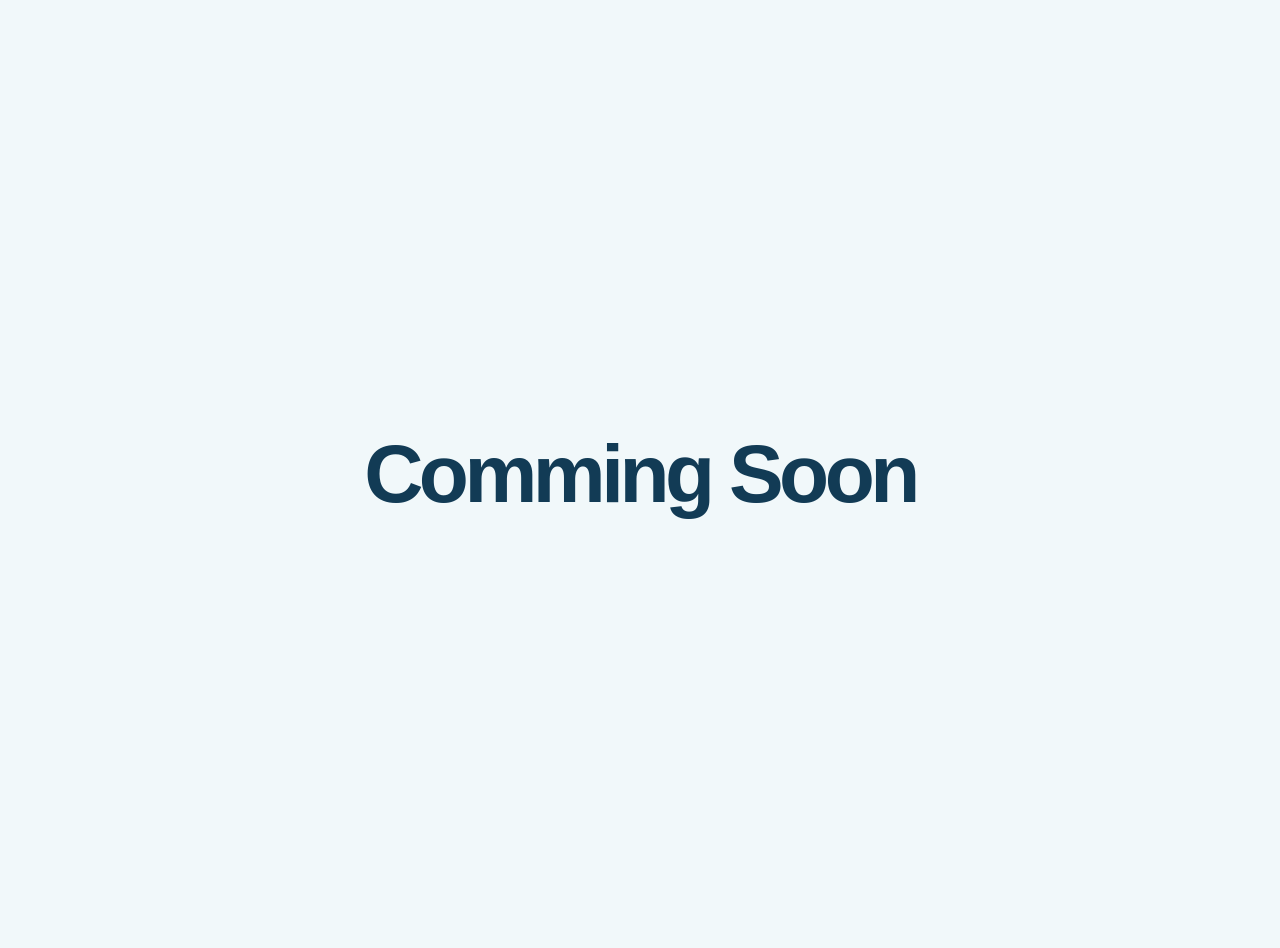
<file: website-1/about-us/index.html>
<!doctype html>
<html class="site-document" lang="en">
  <head class="site-document-head">
    <meta class="site-document-head-meta" charset="utf-8" />
    <meta class="site-document-head-meta" name="viewport" content="width=device-width, initial-scale=1" />
    <title class="site-document-head-title">Comming Soon | Breeze Heating &amp; Cooling</title>
    <link class="site-document-head-link" rel="stylesheet" href="../coming-soon.css" />
  </head>
  <body class="site-body"><main class="site-body-main"><h1 class="site-body-main-title">Comming Soon</h1></main></body>
</html>
</file>
<file: style.css>
@import url('https://fonts.googleapis.com/css2?family=DM+Sans:wght@400;500;600;700&family=Manrope:wght@400;500;600;700;800&display=swap');
:root { color-scheme: light; --navy: #102f46; --blue: #1c719c; --line: #d9e3e5; --paper: #eef3f4; }
* { box-sizing: border-box; }
html { scroll-behavior: smooth; }
body { margin: 0; background: var(--paper); color: var(--navy); font-family: 'DM Sans', Arial, sans-serif; }
a { color: inherit; }
.shell { width: min(100% - 72px, 1320px); margin-inline: auto; }
.skip-link { position: absolute; top: -60px; left: 16px; z-index: 10; padding: 12px 18px; border-radius: 8px; background: var(--navy); color: white; }
.skip-link:focus { top: 12px; }
.site-header { border-bottom: 1px solid var(--line); background: #f6f8f8; }
.header-inner { display: flex; align-items: center; justify-content: space-between; gap: 20px; min-height: 76px; }
.identity { display: flex; align-items: center; gap: 10px; font: 800 19px/1 'Manrope', Arial, sans-serif; letter-spacing: -.05em; }
.identity img { width: 35px; height: 35px; }
.identity-light { font-weight: 500; color: #6c858f; }
.header-count { color: #53707c; font-size: 12px; font-weight: 700; letter-spacing: .13em; text-transform: uppercase; }
.gallery { padding-bottom: 100px; }
.section-heading { display: flex; align-items: center; justify-content: space-between; gap: 24px; padding: 26px 0 20px; }
.section-heading h1 { margin: 0; font: 800 clamp(26px, 2.6vw, 38px)/1.15 'Manrope', Arial, sans-serif; letter-spacing: -.055em; }
.section-aside { color: #657e88; font-size: 13px; }
.card-grid { display: grid; grid-template-columns: repeat(2, minmax(0, 1fr)); gap: 26px; }
.concept-card { position: relative; min-width: 0; overflow: hidden; border: 1px solid #dce5e6; border-radius: 16px; background: white; box-shadow: 0 12px 32px rgba(13, 51, 70, .055); transition: border-color .2s, box-shadow .2s; }
.concept-card:hover { border-color: #86bbd0; box-shadow: 0 18px 38px rgba(13, 51, 70, .11); }
.concept-card:focus-within { outline: 3px solid var(--blue); outline-offset: 4px; }
.preview { position: relative; width: 100%; aspect-ratio: 1.83; overflow: hidden; border-bottom: 1px solid #e0e9ea; background: #e8eff2; }
.preview iframe { position: absolute; inset: 0 auto auto 0; width: 1440px; height: 900px; border: 0; transform-origin: top left; pointer-events: none; }
.card-link { display: block; text-decoration: none; }
.card-link::before { content: ''; position: absolute; z-index: 1; inset: 0; }
.card-info { display: flex; align-items: center; justify-content: space-between; gap: 20px; padding: 23px 26px 26px; }
.card-number, .card-title, .card-description { display: block; }
.card-number { margin-bottom: 8px; color: var(--blue); font-size: 10px; font-weight: 800; letter-spacing: .18em; }
.card-title { margin-bottom: 6px; font: 800 24px/1.2 'Manrope', Arial, sans-serif; letter-spacing: -.055em; }
.card-description { color: #627985; font-size: 14px; line-height: 1.5; }
.card-arrow { display: grid; flex: none; place-items: center; width: 38px; height: 38px; border: 1px solid #c7dce3; border-radius: 50%; color: var(--blue); font-size: 19px; transition: background-color .2s, color .2s; }
.concept-card:hover .card-arrow { background: var(--blue); color: white; }
.site-footer { border-top: 1px solid var(--line); background: #e7eff0; }
.footer-inner { display: flex; align-items: center; justify-content: space-between; gap: 20px; min-height: 72px; color: #57717d; font-size: 12px; }
.footer-inner span:first-child { font-weight: 700; }
.footer-divider { padding: 0 7px; color: #ed813c; }
@media (max-width: 700px) {
  .shell { width: min(100% - 36px, 560px); }
  .header-inner { min-height: 65px; }
  .header-count { display: none; }
  .section-heading { align-items: start; flex-direction: column; gap: 8px; }
  .section-aside { font-size: 12px; }
  .card-grid { grid-template-columns: 1fr; gap: 20px; }
  .preview { aspect-ratio: 1.5; }
  .card-info { padding: 20px; }
  .card-title { font-size: 21px; }
  .card-description { font-size: 13px; }
  .gallery { padding-bottom: 65px; }
  .footer-inner { align-items: flex-start; flex-direction: column; gap: 7px; min-height: 0; padding-block: 24px; }
}
@media (max-width: 400px) { .preview { aspect-ratio: 1.25; } }
@media (prefers-reduced-motion: reduce) { html { scroll-behavior: auto; } .concept-card, .card-arrow { transition: none; } }
</file>
<file: website-1/style.css>
:root {
  --navy: #123b55;
  --navy-dark: #0d2c41;
  --blue: #1978b5;
  --blue-dark: #0e649c;
  --orange: #f46b20;
  --orange-dark: #dd5711;
  --ink: #15384d;
  --muted: #617581;
  --line: #dce8ec;
  --cream: #fcfaf6;
  --ice: #f1f8fa;
}

*, *::before, *::after {
  box-sizing: border-box;
}
html {
  scroll-behavior: smooth;
}
body {
  margin: 0;
  color: var(--ink);
  background: #fff;
  font-family: Inter, ui-sans-serif, -apple-system, BlinkMacSystemFont, "Segoe UI", sans-serif;
  -webkit-font-smoothing: antialiased;
}
img {
  display: block;
  max-width: 100%;
}
a {
  color: inherit;
  text-decoration: none;
}
button, input, select, textarea {
  font: inherit;
}
button {
  cursor: pointer;
}
h1, h2, h3, p {
  margin-top: 0;
}
h1, h2, h3 {
  letter-spacing: -.045em;
}
section[id] {
  scroll-margin-top: 94px;
}
::selection {
  color: #fff;
  background: var(--blue);
}
:focus-visible {
  outline: 3px solid var(--orange);
  outline-offset: 3px;
}
.container {
  width: min(100% - 64px, 1200px);
  margin-inline: auto;
}
.skip-link {
  position: absolute;
  z-index: 100;
  top: -60px;
  left: 18px;
  padding: 12px 16px;
  color: #fff;
  background: var(--navy);
  border-radius: 5px;
}
.skip-link:focus {
  top: 12px;
}

.site-header {
  position: sticky;
  top: 0;
  z-index: 50;
  background: rgba(255,255,255,.96);
  border-bottom: 1px solid rgba(18,59,85,.09);
  backdrop-filter: blur(14px);
}
.header-inner {
  min-height: 82px;
  display: grid;
  grid-template-columns: auto 1fr auto;
  align-items: center;
  gap: 18px;
}
.brand {
  display: inline-flex;
  align-items: center;
  justify-self: start;
  flex: none;
}
.brand picture {
  display: block;
}
.brand img {
  width: 240px;
  height: auto;
}
.site-nav {
  display: flex;
  align-items: center;
  align-self: stretch;
  justify-self: center;
}
.nav-list, .submenu {
  margin: 0;
  padding: 0;
  list-style: none;
}
.nav-list {
  height: 100%;
  display: flex;
  align-items: center;
  gap: clamp(10px, 1.35vw, 20px);
}
.nav-list > li {
  position: relative;
  height: 100%;
  display: flex;
  align-items: center;
}
.nav-list > li > a, .nav-parent > a {
  padding: 10px 0;
  color: #2c4b5c;
  font-size: 14px;
  font-weight: 750;
  white-space: nowrap;
  transition: color .2s;
}
.nav-list a:hover {
  color: var(--blue);
}
.nav-list a[aria-current="page"], .nav-list a[aria-current="page"]:hover {
  color: #2c4b5c;
}
.nav-parent {
  display: flex;
  align-items: center;
  gap: 1px;
}
.submenu-toggle {
  width: 26px;
  height: 30px;
  display: inline-grid;
  place-items: center;
  padding: 0;
  border: 0;
  color: #476a7c;
  background: transparent;
}
.submenu-toggle:hover {
  color: var(--blue);
}
.submenu-toggle svg {
  display: block;
  width: 16px;
  height: 16px;
  fill: none;
  stroke: currentColor;
  stroke-width: 1.8;
  stroke-linecap: round;
  stroke-linejoin: round;
  transform-origin: center;
  transition: transform .2s;
}
.has-submenu.is-open .submenu-toggle svg {
  transform: rotate(180deg);
}
.submenu {
  position: absolute;
  z-index: 51;
  top: 100%;
  left: 0;
  display: none;
  padding: 13px;
  border: 1px solid var(--line);
  border-top: 3px solid var(--blue);
  border-radius: 0 0 8px 8px;
  background: #fff;
  box-shadow: 0 17px 36px rgba(18,59,85,.15);
}
.submenu-hvac {
  width: 520px;
  grid-template-columns: repeat(2, minmax(0,1fr));
  max-height: calc(100vh - 95px);
  overflow-y: auto;
}
.submenu-about {
  width: 260px;
  left: auto;
  right: 0;
  grid-template-columns: 1fr;
}
.submenu a {
  display: block;
  padding: 10px 11px;
  border-radius: 4px;
  color: #315266;
  font-size: 14px;
  font-weight: 650;
  line-height: 1.45;
}
.submenu a:hover {
  color: var(--blue);
  background: #eef7fa;
}
.header-actions {
  display: flex;
  align-items: center;
  justify-self: end;
  gap: 10px;
}
.header-call {
  display: inline-flex;
  align-items: center;
  justify-content: center;
  gap: 9px;
  min-height: 50px;
  padding: 13px 20px;
  border: 2px solid #b84408;
  border-radius: 7px;
  color: #fff;
  background: #c94c0a;
  box-shadow: 0 4px 12px rgba(18,59,85,.18);
  font-size: 14px;
  font-weight: 800;
  white-space: nowrap;
  transition: background .2s;
}
.header-call:hover {
  background: #b84408;
}
.header-call svg {
  width: 22px;
  height: 22px;
  flex: none;
  fill: currentColor;
  stroke: none;
}
.header-call > span {
  padding-left: 12px;
  border-left: 1px solid rgba(255,255,255,.55);
}
.header-booking {
  display: inline-flex;
  align-items: center;
  justify-content: center;
  gap: 10px;
  min-height: 50px;
  padding: 13px 20px;
  border: 2px solid var(--blue-dark);
  border-radius: 7px;
  color: #fff;
  background: var(--blue-dark);
  box-shadow: 0 4px 12px rgba(18,59,85,.18);
  font-size: 14px;
  font-weight: 800;
  white-space: nowrap;
  transition: background .2s;
}
.header-booking:hover {
  background: var(--navy);
}
.header-booking-icon {
  width: 20px;
  height: 20px;
  flex: none;
  fill: currentColor;
  stroke: none;
}
.call-short, .booking-short, .menu-toggle {
  display: none;
}

@media (min-width: 1161px) {
  .header-inner {
    width: calc(100% - 32px);
    max-width: none;
    grid-template-columns: minmax(0, 1fr) auto minmax(0, 1fr);
    gap: 12px;
  }
  .brand {
    grid-column: 1;
  }
  .site-nav {
    grid-column: 2;
    position: relative;
  }
  .header-actions {
    grid-column: 3;
  }
  .nav-list {
    position: relative;
    gap: clamp(16px, 1.6vw, 28px);
  }
  .nav-list > li > a, .nav-parent > a {
    position: relative;
  }
  .nav-list > li > a[aria-current="page"]::after, .nav-parent > a[aria-current="page"]::after {
    content: "";
    position: absolute;
    right: 0;
    bottom: 0;
    left: 0;
    height: 2px;
    border-radius: 999px;
    background: var(--orange);
  }
  .nav-list > .has-submenu {
    position: static;
  }
  .submenu, .submenu-hvac, .submenu-about {
    left: 0;
    right: 0;
    width: 100%;
    min-width: 100%;
    max-width: 100%;
  }
  .header-actions {
    gap: 8px;
  }
  .header-call, .header-booking {
    padding-inline: 14px;
  }
  .has-submenu:hover > .submenu, .has-submenu.is-open > .submenu {
    display: grid;
  }
}

.button {
  display: inline-flex;
  align-items: center;
  justify-content: space-between;
  gap: 25px;
  min-height: 54px;
  padding: 14px 23px;
  border: 0;
  border-radius: 5px;
  color: #fff;
  font-size: 16px;
  font-weight: 780;
  line-height: 1.2;
  white-space: nowrap;
  transition: background .2s;
}
.button-orange {
  background: var(--orange);
}
.button-orange:hover {
  background: var(--orange-dark);
}
.button-blue {
  background: var(--blue);
}
.button-blue:hover {
  background: var(--blue-dark);
}
.button-arrow {
  display: inline-block;
  font-size: 19px;
  font-weight: 400;
  line-height: .8;
  transform-origin: center;
  transition: transform .2s;
}
.button:hover .button-arrow {
  transform: scale(1.22);
}
.arrow-link {
  display: inline-flex;
  align-items: center;
  gap: 12px;
  color: var(--blue);
  font-size: 15px;
  font-weight: 800;
  transition: color .2s;
}
.arrow-link:hover {
  color: var(--orange-dark);
}
.arrow-link span {
  display: inline-block;
  font-size: 18px;
  font-weight: 400;
  transition: transform .2s;
}
.arrow-link:hover span {
  transform: scale(1.15);
}
.eyebrow {
  display: flex;
  align-items: center;
  gap: 9px;
  margin-bottom: 18px;
  color: var(--blue);
  font-size: 10px;
  font-weight: 850;
  line-height: 1.4;
  letter-spacing: .18em;
}
.eyebrow > span {
  width: 22px;
  height: 2px;
  display: inline-block;
  flex: none;
  background: var(--orange);
}
.eyebrow-light {
  color: #a6d6ec;
}
h2 {
  font-size: clamp(37px, 4.1vw, 56px);
  line-height: 1.12;
  font-weight: 780;
}
.section {
  padding: 108px 0;
}
.section-intro {
  margin-bottom: 42px;
}
.section-intro.centered {
  max-width: 760px;
  margin-inline: auto;
  text-align: center;
}
.section-intro.centered .eyebrow {
  justify-content: center;
}
.section-intro h2 {
  margin-bottom: 14px;
}
.section-intro > p:last-child {
  margin-bottom: 0;
  color: var(--muted);
  font-size: 17px;
  line-height: 1.7;
}

.hero {
  min-height: calc(100vh - 82px);
  min-height: calc(100svh - 82px);
  background: var(--navy);
}
.hero-shell {
  width: 100%;
  min-height: calc(100vh - 82px);
  min-height: calc(100svh - 82px);
  display: grid;
  grid-template-columns: 51% 49%;
  overflow: hidden;
  background: var(--navy);
}
.hero-copy {
  position: relative;
  isolation: isolate;
  overflow: hidden;
  display: flex;
  flex-direction: column;
  align-items: flex-start;
  justify-content: center;
  padding: 63px clamp(38px, 5.4vw, 82px) 63px max(32px, calc(50vw - 600px));
  color: #fff;
}
.hero-copy::before {
  content: "";
  position: absolute;
  z-index: 0;
  top: 50%;
  left: 0;
  width: 168vh;
  width: 168svh;
  height: 100vh;
  height: 100svh;
  background: url("../assets/breeze-icon.svg") left center / contain no-repeat;
  opacity: .08;
  pointer-events: none;
  transform: translate(-50%, -50%);
}
.hero-copy > * {
  position: relative;
  z-index: 1;
}
h1 {
  margin-bottom: 21px;
  font-size: clamp(64px, 6vw, 88px);
  line-height: .98;
  font-weight: 820;
}
h1 em {
  color: #FC6803;
  font-style: normal;
}
.hero-title-lives {
  color: #1677B2;
}
.hero-copy > p:not(.eyebrow) {
  max-width: 480px;
  margin-bottom: 28px;
  color: #d3e3eb;
  font-size: 16px;
  line-height: 1.75;
}
.hero-actions {
  display: flex;
  align-items: center;
  flex-wrap: wrap;
  gap: 16px;
}
.hero-actions-separator {
  color: #fff;
  font-size: 16px;
  font-weight: 700;
  white-space: nowrap;
}
.hero-loc {
  display: flex;
  align-items: center;
  gap: 9px;
  margin-top: 48px;
  color: #accad9;
  font-size: 11px;
  font-weight: 650;
}
.loc-dot {
  width: 7px;
  height: 7px;
  display: inline-block;
  flex: none;
  border-radius: 50%;
  background: var(--orange);
  box-shadow: 0 0 0 5px rgba(244,107,32,.13);
}
.hero-photo {
  position: relative;
  min-height: calc(100vh - 82px);
  min-height: calc(100svh - 82px);
  overflow: hidden;
  background: #dce8ec;
}
.hero-photo::after {
  content: "";
  position: absolute;
  inset: 0;
  background: linear-gradient(90deg, rgba(18,59,85,.15), transparent 35%), linear-gradient(0deg, rgba(18,59,85,.22), transparent 35%);
  pointer-events: none;
}
.hero-photo img {
  position: absolute;
  top: -100px;
  left: 0;
  width: 100%;
  height: calc(100% + 200px);
  object-fit: cover;
  object-position: 58% center;
  transform: translate3d(0, var(--hero-parallax, 0px), 0);
  will-change: transform;
}
.hero-photo-tag {
  position: absolute;
  z-index: 1;
  right: 30px;
  bottom: 29px;
  display: flex;
  align-items: center;
  gap: 10px;
  padding: 13px 16px;
  border-radius: 6px;
  color: var(--ink);
  background: #fff;
  box-shadow: 0 12px 30px rgba(18,59,85,.15);
}
.hero-photo-tag span {
  color: var(--orange);
  font-size: 31px;
  font-weight: 850;
  letter-spacing: -.06em;
}
.hero-photo-tag small {
  font-size: 11px;
  font-weight: 750;
  line-height: 1.25;
}

.seasons {
  background: var(--cream);
}
.season-grid {
  display: grid;
  grid-template-columns: repeat(2, minmax(0, 1fr));
  gap: 21px;
}
.season-card {
  position: relative;
  isolation: isolate;
  overflow: hidden;
  min-height: 405px;
  display: flex;
  flex-direction: column;
  align-items: flex-start;
  padding: 34px 38px 36px;
  border: 1px solid rgba(18,59,85,.06);
  border-radius: 10px;
}
.cool-card, .heat-card {
  background: none;
}
.season-card-background {
  position: absolute;
  z-index: 0;
  inset: 0;
  overflow: hidden;
  pointer-events: none;
  opacity: .88;
  -webkit-mask-image: linear-gradient(to left, #000 0%, transparent 75%);
  mask-image: linear-gradient(to left, #000 0%, transparent 75%);
}
.season-card-background-image {
  position: absolute;
  inset: -18% -12%;
  background-size: cover;
  background-repeat: no-repeat;
  transform: translate3d(0, 0, 0) scale(1.6);
  transform-origin: center;
  will-change: transform;
}
.season-card > :not(.season-card-background) {
  position: relative;
  z-index: 1;
}
.cool-card .season-card-background-image {
  background-image: url("assets/ice-overlay.png");
  background-position: right bottom;
}
.heat-card .season-card-background-image {
  background-image: url("assets/bg-heating.webp");
  background-position: right center;
}
.season-card h3 {
  margin-bottom: 12px;
  font-size: 35px;
  line-height: 1.12;
}
.season-title-group {
  width: fit-content;
  margin-bottom: 20px;
}
.season-scroll-line {
  width: 100%;
  height: 4px;
  border-radius: 999px;
  background: #1677b2;
  transform: scaleX(var(--season-line-progress, 0));
  transform-origin: left center;
  will-change: transform;
}
.heat-card .season-scroll-line {
  background: var(--orange);
}
.season-card p {
  width: 60%;
  margin-bottom: 28px;
  color: #4f6876;
  font-size: 17px;
  line-height: 1.7;
}
.season-card .arrow-link {
  margin-top: auto;
}

.smile {
  background: #fff;
}
.smile-grid {
  display: grid;
  grid-template-columns: 1fr .96fr;
  align-items: center;
  gap: clamp(52px, 7vw, 100px);
}
.smile-photo {
  position: relative;
  height: 540px;
  padding: 20px 20px 0 0;
}
.smile-photo::before, .best-photo::before {
  content: "";
  position: absolute;
  top: 0;
  right: 0;
  width: 66%;
  height: 80%;
  border-radius: 10px 90px 10px 10px;
}
.smile-photo::before {
  background: #fce9dc;
}
.smile-photo img {
  position: relative;
  width: 100%;
  height: 100%;
  object-fit: cover;
  object-position: center;
  border-radius: 10px 85px 10px 10px;
}
.smile-image-note {
  position: absolute;
  left: -16px;
  bottom: -16px;
  padding: 18px 24px;
  border-radius: 3px;
  color: #fff;
  background: var(--orange);
  font-size: 10px;
  font-weight: 850;
  letter-spacing: .12em;
}
.smile-copy h2 {
  margin-bottom: 20px;
}
.smile-copy h2 em {
  color: var(--orange);
  font-style: normal;
}
.smile-rule {
  width: 48px;
  height: 3px;
  margin-bottom: 21px;
  background: var(--orange);
}
.smile-copy > p:not(.eyebrow) {
  max-width: 525px;
  margin-bottom: 29px;
  color: var(--muted);
  font-size: 17px;
  line-height: 1.8;
}

.professional {
  background: var(--ice);
}
.professional .section-intro {
  margin-bottom: 10px;
}
.services-stage {
  position: relative;
  display: grid;
  grid-template-columns: minmax(0, 1fr) 350px minmax(0, 1fr);
  grid-template-rows: repeat(3, 129px);
  column-gap: 13px;
  align-items: center;
  margin: 24px auto 31px;
}
.service-connections {
  position: absolute;
  z-index: 2;
  inset: 0;
  width: 100%;
  height: 100%;
  overflow: visible;
  pointer-events: none;
}
.service-connection path {
  fill: none;
  stroke: #6daeca;
  stroke-width: 2.5;
  stroke-linecap: round;
  opacity: .95;
  vector-effect: non-scaling-stroke;
}
.service-connection[data-target=".orbit-heating"] path,
.service-connection[data-target=".orbit-repairs"] path,
.service-connection[data-target=".orbit-water"] path {
  stroke: #efa66f;
}
.orbit-item {
  position: relative;
  z-index: 3;
  display: flex;
  align-items: center;
  gap: 16px;
  min-width: 0;
}
.orbit-item img {
  width: 91px;
  height: 91px;
  object-fit: cover;
  flex: none;
  border: 5px solid #fff;
  border-radius: 50%;
  box-shadow: 0 9px 22px rgba(18,59,85,.1);
}
.orbit-item h3 {
  margin: 0 0 5px;
  font-size: 17px;
  font-weight: 800;
  line-height: 1.25;
  letter-spacing: -.025em;
}
.orbit-heating h3, .orbit-repairs h3, .orbit-water h3 {
  color: var(--orange-dark);
}
.orbit-cooling h3, .orbit-mini h3, .orbit-air h3 {
  color: var(--blue);
}
.orbit-item p {
  margin: 0;
  color: var(--muted);
  font-size: 14px;
  line-height: 1.5;
}
.orbit-left {
  flex-direction: row-reverse;
  text-align: right;
  justify-self: end;
}
.orbit-right {
  justify-self: start;
}
.orbit-heating {
  grid-column: 1;
  grid-row: 1;
}
.orbit-cooling {
  grid-column: 1;
  grid-row: 2;
}
.orbit-repairs {
  grid-column: 1;
  grid-row: 3;
}
.orbit-mini {
  grid-column: 3;
  grid-row: 1;
}
.orbit-water {
  grid-column: 3;
  grid-row: 2;
}
.orbit-air {
  grid-column: 3;
  grid-row: 3;
}
.orbit-hub {
  position: relative;
  width: 345px;
  height: 345px;
  display: flex;
  flex-direction: column;
  align-items: center;
  justify-content: center;
  justify-self: center;
  grid-column: 2;
  grid-row: 1 / 4;
  border: 12px solid #d8eaf2;
  border-radius: 50%;
  color: #fff;
  background: var(--navy);
  box-shadow: 0 0 0 1px #bbd9e5, 0 17px 38px rgba(18,59,85,.12);
  text-align: center;
}
.hub-rotor {
  position: absolute;
  z-index: 3;
  inset: 10px;
  overflow: visible;
  transform-origin: center;
  pointer-events: none;
}
.hub-rotor svg {
  display: block;
  width: 100%;
  height: 100%;
  overflow: visible;
}
.rotor-dashes {
  fill: none;
  stroke: #bddfea;
  stroke-width: 2.6;
  stroke-linecap: round;
  stroke-dasharray: 1 11 1 18;
  opacity: .8;
}
.hub-content {
  position: relative;
  z-index: 4;
  display: flex;
  flex-direction: column;
  align-items: center;
  justify-content: center;
  text-shadow: 0 1px 5px rgba(13,44,65,.8);
}
.services-stage.is-complete .hub-rotor {
  animation: hub-spin 16s linear infinite;
}
@keyframes hub-spin {
  to { transform: rotate(360deg);
  };
}
.orbit-hub strong {
  margin-top: 8px;
  font-size: 29px;
  line-height: 1.18;
  letter-spacing: -.045em;
}
.orbit-hub small {
  margin-top: 15px;
  color: #a8d4e8;
  font-size: 10px;
  font-weight: 850;
  letter-spacing: .18em;
}
.services-action {
  text-align: center;
}

.best {
  background: #eaf4f8;
}
.best-grid {
  display: grid;
  grid-template-columns: .95fr 1fr;
  align-items: center;
  gap: clamp(55px, 7vw, 100px);
}
.best-photo {
  position: relative;
  height: 555px;
  padding: 20px 20px 0 0;
}
.best-photo::before {
  background: #c6e2ee;
}
.best-photo img {
  position: relative;
  width: 100%;
  height: 100%;
  object-fit: cover;
  object-position: 45% center;
  border-radius: 10px 85px 10px 10px;
}
.best-photo-label {
  position: absolute;
  z-index: 1;
  right: 20px;
  bottom: 0;
  padding: 17px 21px;
  color: #fff;
  background: var(--blue);
  font-size: 10px;
  font-weight: 800;
  letter-spacing: .12em;
}
.best-copy h2 {
  max-width: 620px;
  margin-bottom: 20px;
}
.best-copy > p:not(.eyebrow) {
  max-width: 560px;
  margin-bottom: 26px;
  color: #4e6977;
  font-size: 17px;
  line-height: 1.8;
}
.best-signoff {
  display: flex;
  align-items: center;
  gap: 11px;
  padding-top: 22px;
  border-top: 1px solid #cbdfe8;
  font-size: 13px;
}
.signoff-icon {
  width: 27px;
  height: 27px;
  display: grid;
  place-items: center;
  border-radius: 50%;
  color: var(--blue);
  background: #d3eaf3;
  font-weight: 850;
}

.about {
  background: #fff;
}
.about-head {
  display: flex;
  align-items: end;
  justify-content: space-between;
  gap: 50px;
  margin-bottom: 37px;
}
.about-head h2 {
  margin-bottom: 0;
}
.about-head > p {
  max-width: 365px;
  margin: 0 0 5px;
  color: var(--muted);
  font-size: 17px;
  line-height: 1.7;
}
.about-grid {
  display: grid;
  grid-template-columns: repeat(2, minmax(0, 1fr));
  gap: 20px;
}
.about-card {
  min-height: 360px;
  padding: 36px 38px;
  border: 1px solid var(--line);
  border-top: 3px solid var(--orange);
  border-radius: 5px;
  background: #fff;
}
.about-card:nth-child(2) {
  border-top-color: var(--blue);
}
.about-number {
  color: #a9bec8;
  font-size: 11px;
  font-weight: 850;
  letter-spacing: .16em;
}
.about-card h3 {
  margin: 30px 0 16px;
  font-size: 30px;
}
.about-card p {
  margin-bottom: 0;
  color: var(--muted);
  font-size: 16px;
  line-height: 1.75;
}

.area {
  background: var(--cream);
}
.area-grid {
  display: grid;
  grid-template-columns: .65fr 1.35fr;
  align-items: center;
  gap: clamp(46px, 6vw, 90px);
}
.area-copy h2 {
  margin-bottom: 17px;
}
.area-copy > p:not(.eyebrow) {
  max-width: 340px;
  margin-bottom: 26px;
  color: var(--muted);
  font-size: 17px;
  line-height: 1.7;
}
.map-frame {
  height: 450px;
  overflow: hidden;
  border: 8px solid #fff;
  border-radius: 10px;
  background: #e2edf1;
  box-shadow: 0 17px 40px rgba(18,59,85,.09);
}
.map-frame iframe {
  display: block;
  width: 100%;
  height: 100%;
  border: 0;
}

.reviews-section {
  --review-gap: 14px;
  --review-card-width: calc(25cqw - 10.5px);
  --reviews-duration: 180s;
  overflow: hidden;
  background: var(--ice);
}
/* Saved brand curve for a future section transition; not used on the page now.
   SVG viewBox: 0 0 1000 120, preserveAspectRatio: none
   SVG path: M0 16 C72 74 168 90 300 88 C470 86 607 16 800 16 C885 16 950 41 1000 88 L1000 120 H0 Z
   Give its parent position: relative and padding-bottom: 180px (132px on mobile).
   Place the SVG at the end of that section with class="brand-curve". */
.brand-curve {
  position: absolute;
  right: 0;
  bottom: -1px;
  left: 0;
  display: block;
  width: 100%;
  height: 120px;
  fill: var(--navy);
  pointer-events: none;
}
.reviews-heading {
  display: flex;
  flex-direction: column;
  align-items: center;
  gap: 16px;
  margin-bottom: 34px;
  text-align: center;
}
.reviews-heading > div {
  max-width: 760px;
}
.reviews-heading .eyebrow {
  justify-content: center;
}
.reviews-heading h2 {
  margin-bottom: 13px;
}
.reviews-heading p:last-child {
  margin-bottom: 0;
  color: var(--muted);
  font-size: 17px;
  line-height: 1.6;
}
.reviews-window {
  container-type: inline-size;
  overflow-x: auto;
  scrollbar-width: none;
}
.reviews-window::-webkit-scrollbar {
  display: none;
}
.reviews-section.is-ready .reviews-window {
  overflow: hidden;
}
.reviews-track,
.reviews-set {
  display: flex;
  width: max-content;
}
.reviews-track {
  align-items: flex-start;
  will-change: transform;
}
.reviews-track.is-centering {
  transition: transform .65s cubic-bezier(.22, .61, .36, 1);
}
.reviews-set {
  flex: none;
  align-items: flex-start;
  gap: var(--review-gap);
  padding-right: var(--review-gap);
}
.review-card {
  position: relative;
  width: var(--review-card-width);
  min-height: 292px;
  display: flex;
  flex: none;
  flex-direction: column;
  align-items: center;
  overflow: hidden;
  padding: 30px 28px 26px;
  border: 1px solid var(--line);
  border-radius: 9px;
  background: #fff;
  box-shadow: 0 12px 28px rgba(18,59,85,.06);
  text-align: center;
}
.review-card.is-expanded {
  min-height: 390px;
}
.review-card::before,
.review-card::after {
  content: "";
  position: absolute;
  left: 0;
  width: 100%;
  height: 4px;
}
.review-card::before {
  top: 0;
  background: var(--orange);
}
.review-card::after {
  bottom: 0;
  background: var(--blue);
}
.review-card-name {
  margin: 0;
  color: var(--navy);
  font-size: 19px;
  line-height: 1.25;
}
.review-card-quote {
  position: relative;
  display: flex;
  flex: 1;
  align-items: center;
  justify-content: center;
  width: 100%;
  margin: 0;
  padding: 35px 24px 32px;
}
.review-card-quote::before,
.review-card-quote::after {
  position: absolute;
  color: var(--orange);
  font-family: Georgia, serif;
  font-size: 56px;
  line-height: 1;
}
.review-card-quote::before {
  content: "“";
  top: 6px;
  left: 0;
}
.review-card-quote::after {
  content: "”";
  right: 0;
  bottom: -13px;
}
.review-card-quote p {
  margin: 0;
  font-size: 15px;
  line-height: 1.55;
  white-space: pre-line;
}
.review-card.is-expanded .review-card-quote {
  align-items: flex-start;
}
.review-more {
  position: relative;
  z-index: 1;
  max-width: 100%;
  margin-top: auto;
  padding: 8px 10px;
  border: 0;
  border-radius: 4px;
  color: var(--blue-dark);
  background: transparent;
  font-size: 13px;
  font-weight: 750;
  line-height: 1.35;
  text-decoration: underline;
  text-underline-offset: 3px;
}
.review-more:hover {
  color: var(--orange-dark);
}
@media (max-width: 900px) {
  .reviews-section {
    --review-gap: 12px;
    --review-card-width: 70cqw;
    --reviews-duration: 210s;
  }
}

.contact {
  position: relative;
  isolation: isolate;
  overflow: hidden;
  background: var(--navy);
}
.contact::before {
  content: "";
  position: absolute;
  z-index: 0;
  top: 50%;
  right: 0;
  width: 168vh;
  width: 168svh;
  height: 100vh;
  height: 100svh;
  background: url("../assets/breeze-icon.svg") right center / contain no-repeat;
  opacity: .13;
  pointer-events: none;
  transform: translate(50%, -50%) scaleX(-1);
}
.contact-grid {
  position: relative;
  z-index: 1;
  display: grid;
  grid-template-columns: 1.17fr .83fr;
  align-items: start;
  gap: clamp(55px, 7vw, 100px);
}
.contact-copy {
  padding-top: 41px;
  color: #fff;
}
.contact-copy h2 {
  margin-bottom: 19px;
}
.contact-copy > p:not(.eyebrow):not(.contact-location) {
  max-width: 430px;
  margin-bottom: 0;
  color: #c9dfe9;
  font-size: 16px;
  line-height: 1.7;
}
.contact-call {
  display: flex;
  flex-direction: column;
  align-items: flex-start;
  gap: 12px;
  margin-top: 75px;
  padding-top: 22px;
  border-top: 1px solid rgba(255,255,255,.2);
}
.contact-call > span {
  color: #a3c9dc;
  font-size: 10px;
  font-weight: 850;
  letter-spacing: .17em;
}
.contact-call a {
  display: inline-flex;
  align-items: center;
  gap: 10px;
  font-size: 28px;
  font-weight: 780;
  letter-spacing: -.04em;
}
.contact-call a:hover {
  color: #ffb380;
}
.contact-call a svg, .footer-contact a svg {
  flex: none;
  width: 30px;
  height: 30px;
  fill: #ff985c;
  stroke: none;
}
.contact-location {
  margin-top: 24px;
  color: #9fc0d0;
  font-size: 12px;
  line-height: 1.5;
}
.contact-form {
  order: -1;
  padding: 36px;
  border: 1px solid rgba(255,255,255,.42);
  border-radius: 9px;
  background: rgba(255,255,255, 1);
  -webkit-backdrop-filter: blur(22px) saturate(125%);
  backdrop-filter: blur(1px) saturate(125%);
  box-shadow: 0 24px 50px rgba(0,0,0,.12);
}
.form-heading {
  margin-bottom: 26px;
}
.form-heading h3 {
  margin-bottom: 5px;
  font-size: 28px;
}
.form-heading p {
  margin-bottom: 0;
  color: var(--muted);
  font-size: 16px;
}
.form-grid {
  display: grid;
  grid-template-columns: repeat(2, minmax(0,1fr));
  gap: 18px 16px;
}
.field-wide {
  grid-column: 1 / -1;
}
.field label {
  display: block;
  margin-bottom: 8px;
  color: #294b5d;
  font-size: 14px;
  font-weight: 750;
}
.field label span:not(.optional) {
  color: var(--orange);
}
.field .optional {
  color: #91a4ad;
  font-weight: 500;
}
.field input, .field select, .field textarea {
  width: 100%;
  min-height: 46px;
  padding: 11px 12px;
  border: 1px solid #d5e3e8;
  border-radius: 4px;
  outline: none;
  color: var(--ink);
  background: #fff;
  font-size: 16px;
  transition: border-color .2s, box-shadow .2s;
}
.field input::placeholder, .field textarea::placeholder {
  color: #9baeb7;
}
.field input:focus, .field select:focus, .field textarea:focus {
  border-color: var(--blue);
  box-shadow: 0 0 0 3px rgba(25,120,181,.12);
}
.field textarea {
  min-height: 90px;
  resize: vertical;
}
.field select {
  appearance: none;
  padding-right: 32px;
  background-image: url("data:image/svg+xml,%3Csvg xmlns='http://www.w3.org/2000/svg' width='16' height='16' fill='none' stroke='%23617581' stroke-width='1.8' viewBox='0 0 16 16'%3E%3Cpath d='m3 6 5 5 5-5'/%3E%3C/svg%3E");
  background-repeat: no-repeat;
  background-position: right 12px center;
}
.field select:invalid {
  color: #9baeb7;
}
.sms-consent {
  display: flex;
  align-items: flex-start;
  gap: 11px;
  margin: 22px 0 24px;
  padding-top: 17px;
  border-top: 1px solid #e8eff2;
}
.sms-consent input {
  width: 18px;
  height: 18px;
  margin: 1px 0 0;
  flex: none;
  accent-color: var(--blue);
  cursor: pointer;
}
.sms-consent label {
  color: #526a76;
  font-size: 14px;
  line-height: 1.6;
  cursor: pointer;
}
.submit-button {
  width: 100%;
}
.form-note {
  margin: 12px 0 0;
  color: #80949e;
  font-size: 11px;
  line-height: 1.5;
  text-align: center;
}
.form-note a {
  color: var(--blue);
  text-decoration: underline;
  text-underline-offset: 2px;
}
.form-status {
  margin: 12px 0 0;
  padding: 12px;
  border-radius: 4px;
  color: #145174;
  background: #eaf6fa;
  font-size: 12px;
  line-height: 1.5;
}

.site-footer {
  color: #fff;
  background: var(--navy-dark);
}
.footer-top {
  display: grid;
  grid-template-columns: 1.4fr .8fr 1fr;
  gap: 40px;
  padding-top: 58px;
  padding-bottom: 55px;
}
.footer-top img {
  width: 100px;
  height: auto;
}
.footer-top p {
  margin: 14px 0 0;
  color: #a6c3d0;
  font-size: 14px;
}
.footer-nav {
  display: flex;
  flex-direction: column;
  align-items: flex-start;
  gap: 14px;
  font-size: 14px;
  font-weight: 650;
}
.footer-nav a:hover, .footer-bottom a:hover {
  color: #ffb380;
}
.footer-contact {
  display: flex;
  flex-direction: column;
  align-items: flex-start;
  gap: 9px;
}
.footer-contact span {
  color: #a6c3d0;
  font-size: 11px;
}
.footer-contact span:first-child {
  font-size: 10px;
  font-weight: 800;
  letter-spacing: .14em;
}
.footer-contact a {
  display: inline-flex;
  align-items: center;
  gap: 8px;
  font-size: 21px;
  font-weight: 780;
}
.footer-contact a svg {
  width: 25px;
  height: 25px;
}
.footer-contact a:hover {
  color: #ffb380;
}
.footer-bottom {
  display: flex;
  justify-content: space-between;
  gap: 20px;
  padding-top: 21px;
  padding-bottom: 25px;
  border-top: 1px solid rgba(255,255,255,.13);
  color: #98b8c7;
  font-size: 11px;
}
.footer-bottom div {
  display: flex;
  gap: 22px;
}

@media (max-width: 1160px) {
  .brand img {
    width: 165px;
  }
  .header-inner {
    min-height: 72px;
    display: flex;
    justify-content: space-between;
  }
  .hero, .hero-shell, .hero-photo {
    min-height: calc(100vh - 72px);
    min-height: calc(100svh - 72px);
  }
  .header-actions {
    margin-left: auto;
  }
  .menu-toggle {
    width: 42px;
    height: 42px;
    display: flex;
    flex-direction: column;
    justify-content: center;
    gap: 5px;
    padding: 9px;
    border: 1px solid var(--line);
    border-radius: 5px;
    background: #fff;
  }
  .menu-toggle span {
    width: 100%;
    height: 2px;
    display: block;
    background: var(--navy);
    transform-origin: center;
    transition: transform .25s cubic-bezier(.4,0,.2,1), opacity .16s ease, width .25s ease;
  }
  .menu-toggle[aria-expanded="true"] span:first-child {
    width: 92%;
    transform: translateY(7px) rotate(45deg);
  }
  .menu-toggle[aria-expanded="true"] span:nth-child(2) {
    opacity: 0;
    transform: scaleX(0);
  }
  .menu-toggle[aria-expanded="true"] span:last-child {
    width: 92%;
    transform: translateY(-7px) rotate(-45deg);
  }
  .site-nav {
    display: none;
    position: absolute;
    top: 100%;
    left: 0;
    right: 0;
    max-height: calc(100vh - 72px);
    overflow-y: auto;
    margin: 0;
    border-top: 1px solid var(--line);
    background: #fff;
    box-shadow: 0 16px 25px rgba(0,0,0,.09);
  }
  .site-nav.is-open {
    display: block;
  }
  .nav-list {
    width: min(100% - 42px, 900px);
    height: auto;
    display: block;
    margin: 0 auto;
    padding: 8px 0 20px;
  }
  .nav-list > li {
    height: auto;
    display: block;
    border-bottom: 1px solid #edf2f4;
  }
  .nav-list > li > a, .nav-parent > a {
    display: block;
    padding: 14px 0;
    font-size: 14px;
  }
  .nav-parent {
    justify-content: space-between;
  }
  .nav-parent > a {
    flex: 1;
  }
  .submenu-toggle {
    width: 44px;
    height: 44px;
    border-left: 1px solid var(--line);
  }
  .submenu {
    position: static;
    width: 100%;
    max-height: none;
    display: none;
    padding: 3px 8px 11px 13px;
    border: 0;
    border-radius: 0;
    background: #f6fafb;
    box-shadow: none;
  }
  .submenu-hvac, .submenu-about {
    width: 100%;
    overflow: visible;
    grid-template-columns: 1fr;
  }
  .has-submenu.is-open > .submenu {
    display: block;
  }
  .submenu a {
    padding: 11px 10px;
    font-size: 13px;
  }
  .hero-copy {
    padding: 52px 45px;
  }
  h1 {
    font-size: clamp(65px, 7vw, 82px);
  }
  .services-stage {
    grid-template-columns: minmax(0,1fr) 290px minmax(0,1fr);
  }
  .orbit-hub {
    width: 285px;
    height: 285px;
  }
  .orbit-item img {
    width: 78px;
    height: 78px;
  }
  .orbit-item h3 {
    font-size: 15px;
  }
}

@media (max-width: 900px) {
  .container {
    width: min(100% - 42px, 720px);
  }
  .header-inner {
    min-height: 72px;
  }
  .hero-shell {
    position: relative;
    grid-template-columns: 1fr;
  }
  .hero-copy {
    position: relative;
    z-index: 2;
    min-height: calc(100vh - 72px);
    min-height: calc(100svh - 72px);
    padding: 65px 55px 50px;
  }
  .hero-photo {
    position: absolute;
    inset: 0;
    width: 100%;
    height: 100%;
    min-height: 0;
  }
  .hero-photo::after {
    background: linear-gradient(90deg, rgba(13,44,65,.95), rgba(13,44,65,.68)), linear-gradient(0deg, rgba(13,44,65,.35), transparent 40%);
  }
  .hero-photo img {
    object-position: 67% center;
  }
  .hero-loc {
    margin-top: 35px;
  }
  .section {
    padding: 85px 0;
  }
  .smile-grid, .best-grid, .area-grid, .contact-grid {
    grid-template-columns: 1fr;
    gap: 50px;
  }
  .smile-photo, .best-photo {
    height: 470px;
  }
  .smile-copy, .best-copy {
    max-width: 680px;
  }
  .services-stage {
    grid-template-columns: repeat(2, minmax(0,1fr));
    grid-template-rows: auto;
    gap: 15px;
  }
  .orbit-hub {
    grid-column: 1 / -1;
    grid-row: 1;
    width: 245px;
    height: 245px;
    margin-bottom: 15px;
  }
  .orbit-hub strong {
    font-size: 23px;
  }
  .orbit-item {
    min-height: 118px;
    grid-column: auto;
    grid-row: auto;
    justify-self: stretch;
    flex-direction: row;
    padding: 12px;
    border: 1px solid var(--line);
    border-radius: 7px;
    background: #fff;
    text-align: left;
  }
  .orbit-item img {
    width: 78px;
    height: 78px;
  }
  .orbit-item h3 {
    font-size: 16px;
  }
  .about-head {
    align-items: start;
  }
  .area-grid {
    gap: 35px;
  }
  .map-frame {
    height: 420px;
  }
  .contact-copy {
    padding-top: 0;
  }
  .contact-call {
    margin-top: 35px;
  }
  .contact-form {
    max-width: 670px;
  }
}

@media (max-width: 620px) {
  .brand-curve {
    height: 72px;
  }
  .reviews-heading {
    align-items: center;
    gap: 16px;
    margin-bottom: 27px;
  }
  .reviews-heading p:last-child {
    font-size: 16px;
  }
  .review-card {
    min-height: 270px;
    padding: 27px 22px 23px;
  }
  .review-card-name {
    font-size: 18px;
  }
  .review-card-quote p {
    font-size: 13.5px;
  }
  .reviews-section {
    --review-card-width: 100cqw;
    --reviews-duration: 192s;
  }
  .site-body.menu-open {
    overflow: hidden;
  }
  .container {
    width: min(100% - 36px, 500px);
  }
  .brand img {
    width: 64px;
  }
  .header-inner {
    min-height: 67px;
    display: grid;
    grid-template-columns: auto minmax(0, 1fr) 48px 48px 39px;
    gap: 10px;
  }
  .header-actions {
    display: contents;
  }
  .brand {
    grid-column: 1;
  }
  .header-call {
    grid-column: 3;
    width: 48px;
    min-height: 44px;
    padding: 0;
    font-size: 11px;
    gap: 0;
  }
  .header-call > span {
    padding-left: 0;
    border-left: 0;
  }
  .header-call svg {
    width: 20px;
    height: 20px;
    display: block;
  }
  .header-booking {
    grid-column: 4;
    width: 48px;
    min-height: 44px;
    padding: 0;
    font-size: 10px;
  }
  .header-booking-icon {
    width: 20px;
    height: 20px;
    display: block;
  }
  .call-long {
    display: none;
  }
  .call-short {
    display: none;
  }
  .booking-long {
    display: none;
  }
  .booking-short {
    display: none;
  }
  .menu-toggle {
    grid-column: 5;
    justify-self: end;
    width: 39px;
    height: 44px;
  }
  .menu-toggle[aria-expanded="true"] {
    position: fixed;
    z-index: 102;
    top: 12px;
    right: 18px;
    border-color: rgba(18,59,85,.18);
    background: #fff;
    box-shadow: 0 8px 24px rgba(13,44,65,.12);
  }
  .site-nav {
    display: block;
    position: fixed;
    z-index: 100;
    inset: 0;
    width: 100%;
    height: 100vh;
    height: 100dvh;
    max-height: none;
    padding: 78px 24px 32px;
    border-top: 0;
    background: rgba(255,255,255,.98);
    box-shadow: none;
    visibility: hidden;
    opacity: 0;
    pointer-events: none;
    transform: translate3d(100%, 0, 0);
    transition: transform .24s cubic-bezier(.4,0,.2,1), opacity .16s ease, visibility 0s linear .24s;
  }
  .site-nav.is-open {
    visibility: visible;
    opacity: 1;
    pointer-events: auto;
    transform: translate3d(0, 0, 0);
    transition-delay: 0s;
  }
  .nav-list {
    width: min(100%, 360px);
    margin-right: 0;
    margin-left: auto;
    padding: 0;
    opacity: 0;
    transform: translate3d(28px, 0, 0);
    transition: transform .26s cubic-bezier(.4,0,.2,1) .04s, opacity .18s ease .04s;
  }
  .site-nav.is-open .nav-list {
    opacity: 1;
    transform: translate3d(0, 0, 0);
  }
  .nav-list > li {
    text-align: right;
  }
  .nav-list > li > a, .nav-parent > a {
    padding: 17px 0;
    font-size: 18px;
    text-align: right;
  }
  .nav-parent {
    flex-direction: row-reverse;
  }
  .submenu-toggle {
    width: 50px;
    height: 54px;
    border-right: 1px solid var(--line);
    border-left: 0;
  }
  .submenu a {
    padding: 13px 10px;
    font-size: 15px;
    text-align: right;
  }
  .hero, .hero-shell {
    min-height: calc(100vh - 67px);
    min-height: calc(100svh - 67px);
  }
  .hero-copy {
    min-height: calc(100vh - 67px);
    min-height: calc(100svh - 67px);
    align-items: center;
    padding: 54px 28px 42px;
    text-align: center;
  }
  .hero-copy::before {
    display: none;
  }
  .eyebrow {
    font-size: 9px;
    letter-spacing: .14em;
  }
  h1 {
    font-size: clamp(62px, 16vw, 78px);
  }
  .hero-copy > p:not(.eyebrow) {
    font-size: 16px;
    line-height: 1.7;
  }
  .hero-actions {
    width: 100%;
    flex-direction: column;
    align-items: center;
    gap: 12px;
  }
  .hero-actions .button {
    width: min(100%, 250px);
    justify-content: center;
  }
  .hero-actions .button-arrow {
    margin-left: 16px;
  }
  .hero-actions-separator {
    width: min(100%, 250px);
    display: flex;
    align-items: center;
    gap: 12px;
  }
  .hero-actions-separator::before, .hero-actions-separator::after {
    content: "";
    height: 1px;
    flex: 1;
    background: rgba(255,255,255,.45);
  }
  .hero-loc {
    justify-content: center;
  }
  .hero-photo img {
    object-position: 70% center;
  }
  .hero-photo-tag {
    display: none;
  }
  .section {
    padding: 72px 0;
  }
  h2 {
    font-size: clamp(35px, 9vw, 46px);
  }
  .section-intro {
    margin-bottom: 29px;
  }
  .season-grid, .about-grid {
    grid-template-columns: 1fr;
    gap: 15px;
  }
  .season-card {
    min-height: 0;
    padding: 25px;
  }
  .season-card h3 {
    font-size: 31px;
  }
  .season-card p {
    font-size: 16px;
  }
  .smile-grid, .best-grid {
    gap: 39px;
  }
  .smile-photo, .best-photo {
    height: 365px;
  }
  .smile-image-note {
    left: -7px;
    bottom: -10px;
    padding: 13px 15px;
    font-size: 9px;
  }
  .smile-copy > p:not(.eyebrow), .best-copy > p:not(.eyebrow) {
    font-size: 16px;
    line-height: 1.75;
  }
  .services-stage {
    grid-template-columns: 1fr;
    gap: 11px;
  }
  .orbit-hub {
    grid-column: 1;
    grid-row: 1;
    width: 220px;
    height: 220px;
    margin-bottom: 16px;
  }
  .orbit-item {
    min-height: 102px;
  }
  .orbit-item img {
    width: 74px;
    height: 74px;
  }
  .service-connections {
    display: none;
  }
  .services-action .button {
    width: 100%;
  }
  .smile-photo img, .best-photo img {
    border-top-right-radius: 55px;
  }
  .best-photo-label {
    padding: 12px 14px;
    font-size: 9px;
  }
  .about-head {
    display: block;
    margin-bottom: 26px;
  }
  .about-head > p {
    margin-top: 17px;
    font-size: 16px;
  }
  .about-card {
    min-height: 0;
    padding: 29px 26px;
  }
  .about-card h3 {
    margin-top: 24px;
    font-size: 27px;
  }
  .about-card p {
    font-size: 16px;
  }
  .map-frame {
    height: 330px;
    border-width: 6px;
  }
  .contact-grid {
    gap: 32px;
  }
  .contact-copy > p:not(.eyebrow):not(.contact-location) {
    font-size: 16px;
  }
  .contact-call a {
    font-size: 24px;
  }
  .contact-form {
    padding: 25px 20px;
  }
  .form-grid {
    grid-template-columns: 1fr;
    gap: 16px;
  }
  .field-wide {
    grid-column: auto;
  }
  .footer-top {
    grid-template-columns: 1fr 1fr;
    gap: 35px 18px;
    padding-top: 48px;
    padding-bottom: 42px;
  }
  .footer-top > div:first-child {
    grid-column: 1 / -1;
  }
  .footer-contact a {
    font-size: 16px;
  }
  .footer-contact a svg {
    width: 20px;
    height: 20px;
  }
  .footer-bottom {
    flex-direction: column;
    gap: 12px;
  }
}

@media (max-width: 420px) {
  .brand img {
    width: 60px;
  }
  .header-inner {
    gap: 6px;
  }
}

@media (max-width: 360px) {
  .header-inner {
    grid-template-columns: auto minmax(0, 1fr) 44px 44px 32px;
  }
  .brand img {
    width: 56px;
  }
  .menu-toggle {
    width: 32px;
    padding-inline: 6px;
  }
  .header-call {
    width: 44px;
    padding-inline: 4px;
    font-size: 10px;
  }
  .header-booking {
    width: 44px;
    font-size: 10px;
  }
  .call-short {
    display: none;
  }
  h1 {
    font-size: 57px;
  }
}

@media (prefers-reduced-motion: reduce) {
  html {
    scroll-behavior: auto;
  }
  *, *::before, *::after {
    transition-duration: .01ms !important;
    animation-duration: .01ms !important;
  }
  .reviews-track.is-centering {
    transition-duration: .65s !important;
  }
  .site-nav {
    transition-duration: .24s, .16s, 0s !important;
  }
  .site-nav .nav-list {
    transition-duration: .26s, .18s !important;
  }
  .menu-toggle span {
    transition-duration: .25s, .16s, .25s !important;
  }
  .services-stage.is-complete .hub-rotor {
    animation-duration: 16s !important;
  }
}
</file>
<file: website-2/style.css>
﻿:root{--navy:#071d30;--navy-2:#0b2a40;--navy-3:#123b55;--teal:#16637b;--aqua:#95d9df;--orange:#f58237;--orange-light:#ffc28d;--cream:#f8f1e6;--paper:#fffaf2;--ink:#102d3e;--muted:#5c7180;--radius:36px;--display:"Trebuchet MS","Arial Rounded MT Bold",Arial,sans-serif;--body:Inter,ui-sans-serif,-apple-system,BlinkMacSystemFont,"Segoe UI",sans-serif}
*{box-sizing:border-box}html{scroll-behavior:smooth}body{margin:0;color:var(--ink);background:var(--navy);font-family:var(--body);-webkit-font-smoothing:antialiased}button,input,select,textarea{font:inherit}button,a{-webkit-tap-highlight-color:transparent}a{color:inherit}img{display:block;max-width:100%}h1,h2,h3,p{margin-top:0}h1,h2,h3{font-family:var(--display);letter-spacing:-.055em}h1,h2{line-height:1.04}p{line-height:1.7}.wrap{width:min(100% - 48px,1240px);margin-inline:auto}.skip-link{position:fixed;z-index:1000;top:8px;left:8px;padding:12px 18px;background:white;color:var(--navy);transform:translateY(-160%)}.skip-link:focus{transform:none}a:focus-visible,button:focus-visible,input:focus-visible,select:focus-visible,textarea:focus-visible{outline:3px solid var(--orange);outline-offset:4px}
.site-header{position:sticky;top:0;z-index:50;background:rgba(7,29,48,.97);border-bottom:1px solid rgba(255,255,255,.12);backdrop-filter:blur(16px)}.header-inner{min-height:82px;display:flex;align-items:center;gap:32px}.brand{display:flex;flex:none}.brand img{width:196px;height:auto}.site-nav{margin-left:auto}.nav-list,.submenu{list-style:none;margin:0;padding:0}.nav-list{display:flex;align-items:center;gap:1px}.nav-list>li{position:relative}.nav-link{display:block;padding:14px 10px;color:#edf7f8;text-decoration:none;font-size:14px;font-weight:700;white-space:nowrap;border-radius:20px}.nav-link:hover,.nav-link.current{color:var(--orange-light)}.nav-parent{display:flex;align-items:center}.nav-parent .nav-link{padding-right:4px}.submenu-toggle{border:0;background:transparent;color:#fff;cursor:pointer;padding:12px 10px 12px 4px;font-size:22px;line-height:1}.submenu-toggle span{display:block;transform:translateY(-4px);transition:transform .2s}.has-submenu.is-open .submenu-toggle span{transform:translateY(0) rotate(180deg)}.submenu{display:none;position:absolute;top:100%;left:0;width:255px;max-height:min(70vh,620px);overflow:auto;background:#fffaf2;color:var(--navy);padding:12px;border:1px solid #d4e6e8;border-radius:20px;box-shadow:0 18px 45px #0005}.submenu-about{width:225px}.has-submenu.is-open>.submenu{display:block}.submenu a{display:block;padding:9px 12px;border-radius:12px;font-size:14px;text-decoration:none;font-weight:650}.submenu a:hover,.submenu a:focus-visible{background:#dff1f2;color:var(--navy)}.header-actions{display:flex;align-items:center;gap:10px;flex:none}.header-call,.header-request{display:inline-flex;align-items:center;gap:9px;text-decoration:none;font-size:13px;font-weight:800;white-space:nowrap}.header-call{color:white}.call-symbol{display:grid;place-items:center;border:1px solid #547888;border-radius:50%;width:34px;height:34px;font-size:20px;color:var(--orange-light)}.header-request{padding:12px 16px;border-radius:100px;background:var(--orange);color:var(--navy)}.header-request:hover{background:#ff9b56}.header-request span{font-size:18px}.menu-toggle{display:none;width:42px;height:42px;border:1px solid #6d8b98;border-radius:50%;background:transparent;color:#fff;cursor:pointer;padding:10px}.menu-toggle span{display:block;width:19px;height:2px;margin:4px auto;background:currentColor;border-radius:2px}
.hero{position:relative;min-height:685px;isolation:isolate;color:white;overflow:hidden;background:#142637}.hero-photo,.hero-shade{position:absolute;inset:0;z-index:-1}.hero-photo{background:url("assets/hero-home.webp") center center/cover no-repeat}.hero-shade{background:linear-gradient(90deg,rgba(5,25,42,.46) 0%,rgba(5,25,42,.15) 52%,transparent 74%)}.hero-content{position:relative;min-height:645px;display:flex;align-items:center}.hero-copy{width:min(590px,55%);padding:60px 0 85px}.hero h1{font-size:clamp(58px,6vw,92px);max-width:600px;margin:0 0 25px;text-wrap:balance}.hero h1 em,.section h2 em{font-style:normal;color:var(--orange)}.hero .period{color:var(--orange)}.hero-intro{font-size:19px;line-height:1.55;max-width:440px;margin-bottom:30px}.hero-buttons{display:flex;gap:12px;flex-wrap:wrap}.button{display:inline-flex;align-items:center;justify-content:space-between;gap:22px;padding:15px 22px;min-height:53px;border:1px solid transparent;border-radius:100px;text-decoration:none;font-weight:850;font-size:14px;cursor:pointer;transition:background-color .2s,border-color .2s}.button span{font-size:20px;line-height:1;transition:transform .2s}.button:hover span{transform:scale(1.15)}.button.orange{color:var(--navy);background:var(--orange)}.button.orange:hover{background:#ffa462}.button.ghost{border-color:#d5ebea;color:white;background:#0a27376e}.button.ghost:hover{background:#24485e}.hero-sticker{position:absolute;right:0;bottom:15px;width:166px;height:166px;border-radius:45% 55% 58% 42%/55% 48% 52% 45%;display:flex;align-items:center;justify-content:center;flex-direction:column;background:var(--orange);color:var(--navy);text-align:center;transform:rotate(9deg);box-shadow:0 14px 25px #04101c54}.hero-sticker span{font:900 52px/1 var(--display);letter-spacing:-.07em}.hero-sticker small{font-size:12px;line-height:1.15;font-weight:900}
.section{padding:105px 0}.section-heading{display:flex;align-items:end;justify-content:space-between;gap:48px;margin-bottom:38px}.section-heading h2,.smile h2,.best h2,.story h2,.map-section h2,.contact h2{font-size:clamp(43px,4.7vw,69px);margin:0}.section-heading>p{max-width:280px;margin:0 10px 7px 0;color:var(--muted);font-size:16px}.seasons{background:var(--cream);border-radius:0 0 68px 68px}.season-grid{display:grid;grid-template-columns:1fr 1fr;gap:22px}.season-card{position:relative;min-height:425px;overflow:hidden;border-radius:var(--radius);padding:32px 36px;display:flex;flex-direction:column}.season-card.cooling{background:#d8f0f2}.season-card.heating{background:#ffdfbd}.season-card::after{content:"";position:absolute;right:-70px;top:80px;width:275px;height:275px;border:2px solid currentColor;border-radius:50%;opacity:.12}.season-top{display:flex;justify-content:space-between;align-items:flex-start}.season-icon{display:grid;place-items:center;width:78px;height:78px;border-radius:24px;background:var(--navy);color:#bbf0f1;font-size:39px}.heating .season-icon{color:#ffb974}.season-card h3{font-size:clamp(36px,4vw,58px);margin:auto 0 0}.season-label{margin:8px 0 9px;color:#357387;font-size:13px;font-weight:900;letter-spacing:.13em;text-transform:uppercase}.heating .season-label{color:#aa5b2b}.season-card>p:not(.season-label){max-width:470px;margin-bottom:20px;font-size:15px}.season-card a{display:inline-flex;gap:20px;width:fit-content;align-items:center;font-weight:850;text-decoration:none;border-bottom:2px solid currentColor;padding-bottom:6px;font-size:14px}.season-card a span,.text-link span{font-size:21px;line-height:0}
.smile{background:var(--navy);color:white}.smile-grid{display:grid;grid-template-columns:1fr .9fr;gap:clamp(40px,6vw,95px);align-items:center}.smile-art{position:relative;padding:0 28px 25px 0}.smile-art:before{content:"";position:absolute;inset:30px 0 0 35px;border-radius:43% 57% 41% 59%/55% 42% 58% 45%;background:#185970}.smile-art img{position:relative;width:100%;aspect-ratio:1.1;object-fit:cover;border-radius:47% 53% 42% 58%/38% 45% 55% 62%}.smile-seal{position:absolute;bottom:0;right:-5px;width:146px;height:146px;border-radius:50%;background:var(--orange);color:var(--navy);display:flex;align-items:center;justify-content:center;flex-direction:column;text-align:center;font-size:10px;line-height:1.25;font-weight:800;letter-spacing:.08em;transform:rotate(-10deg);border:8px solid var(--navy)}.smile-seal strong{font-size:12px}.smile-seal span{font-size:44px;line-height:1.1}.smile h2{margin-bottom:24px}.smile-copy>p{color:#d0e0e7;font-size:16px}.text-link{display:inline-flex;align-items:center;gap:25px;margin-top:15px;padding-bottom:7px;border-bottom:2px solid var(--orange);font-size:15px;font-weight:850;text-decoration:none}.text-link:hover{color:var(--orange)}
.services{background:var(--navy);color:white;padding-top:40px;padding-bottom:115px}.services-heading>p{color:#b6cdd4}.service-grid{display:grid;grid-template-columns:repeat(3,1fr);gap:18px}.service-card{position:relative;display:flex;align-items:center;gap:18px;min-height:150px;padding:22px;border:1px solid #2b5870;border-radius:32px;background:#10354d;text-decoration:none;transition:background-color .2s,border-color .2s}.service-card:hover{background:#194863;border-color:#6ba3aa}.service-card:nth-child(2),.service-card:nth-child(4),.service-card:nth-child(6){border-radius:60px 25px 60px 25px}.service-card:nth-child(3),.service-card:nth-child(5){border-radius:25px 60px 25px 60px}.service-image{display:grid;place-items:center;flex:none;width:95px;height:95px;border-radius:50%;background:#fff6ea;border:5px solid #2c6b7e;overflow:hidden}.service-image img{width:100%;height:100%;object-fit:contain}.service-name{max-width:150px;font:800 clamp(18px,1.8vw,25px)/1.15 var(--display);letter-spacing:-.04em}.service-arrow{position:absolute;right:19px;top:15px;color:var(--orange);font-size:21px}
.best{background:var(--cream);border-radius:68px 68px 0 0}.best-grid{display:grid;grid-template-columns:.9fr 1fr;gap:clamp(45px,7vw,100px);align-items:center}.best-copy h2{margin-bottom:25px}.best-copy>p{font-size:16px}.best-pill{display:inline-flex;gap:13px;align-items:center;margin-top:12px;padding:14px 19px;background:#e4f2ef;border-radius:100px;color:#18516a;font-size:12px;font-weight:850;letter-spacing:.05em;text-transform:uppercase}.best-pill span{color:var(--orange);font-size:18px}.best-image{position:relative}.best-image img{width:100%;height:590px;object-fit:cover;border-radius:48% 52% 35px 35px/30% 32% 35px 35px}.image-caption{position:absolute;bottom:18px;right:18px;padding:13px 17px;border-radius:40px;background:var(--orange);font-size:11px;font-weight:900;letter-spacing:.08em}
.story{background:var(--cream);padding-top:30px}.story-head{display:flex;align-items:end;justify-content:space-between;margin-bottom:37px}.story-head h2{max-width:650px}.story-grid{display:grid;grid-template-columns:1fr 1fr;gap:20px}.story-card{position:relative;overflow:hidden;min-height:390px;padding:40px;border-radius:var(--radius);background:#d9eef0}.story-card:nth-child(2){background:#ffdfbd}.story-mark{position:absolute;right:32px;top:12px;color:#95cbd0;font-size:110px;line-height:1}.story-card:nth-child(2) .story-mark{color:#f8b77b}.story-card h3{position:relative;font-size:36px;margin:20px 0 15px}.story-card p{position:relative;max-width:510px;margin-bottom:0;font-size:15px}
.map-section{background:var(--cream);padding-top:25px;padding-bottom:110px}.map-grid{display:grid;grid-template-columns:.72fr 1.28fr;gap:55px;align-items:center}.map-copy h2{margin-bottom:20px}.map-copy>p{max-width:360px}.map-frame{height:420px;padding:10px;border-radius:42px;background:#c7e7e9;overflow:hidden}.map-frame iframe{width:100%;height:100%;border:0;border-radius:33px;filter:saturate(.78)}
.contact{background:var(--navy);color:white;border-radius:70px 70px 0 0;position:relative;margin-top:-65px;padding-top:115px}.contact-grid{display:grid;grid-template-columns:.85fr 1.15fr;gap:clamp(40px,7vw,100px);align-items:start}.contact-copy h2{max-width:440px;margin-bottom:25px}.contact-copy>p{color:#c5dbe1;font-size:18px}.contact-doodle{margin:24px 0;color:var(--orange);font-size:130px;line-height:1;transform:rotate(-14deg);width:fit-content}.contact-phone{display:inline-flex;flex-direction:column;gap:5px;text-decoration:none}.contact-phone span{color:#9fc2cc;font-size:12px;font-weight:800;text-transform:uppercase;letter-spacing:.12em}.contact-phone strong{font:800 25px var(--display);color:#fff}.contact-form{background:var(--paper);color:var(--ink);border-radius:38px;padding:37px;box-shadow:0 30px 60px #0003}.contact-form h3{font-size:40px;margin:0 0 4px}.form-intro{color:var(--muted);margin-bottom:23px}.form-grid{display:grid;grid-template-columns:1fr 1fr;gap:17px}.field{display:flex;flex-direction:column;gap:7px}.field-wide{grid-column:1/-1}.field label{font-size:13px;font-weight:800}.field label span{color:#d75f1f}.field label small{color:var(--muted);font-weight:500}.field input,.field select,.field textarea{width:100%;min-height:48px;padding:11px 14px;border:1px solid #c6d6d8;border-radius:14px;background:#fff;color:var(--ink);outline-offset:2px}.field textarea{min-height:105px;resize:vertical}.field input:focus,.field select:focus,.field textarea:focus{border-color:var(--teal)}.sms-consent{display:flex;gap:11px;margin:22px 0}.sms-consent input{flex:none;width:18px;height:18px;margin:3px 0 0;accent-color:var(--teal)}.sms-consent label{font-size:12px;line-height:1.55;color:#455d6a}.submit-button{width:100%;justify-content:center}.form-note{margin:15px 0 0;color:#5e6f78;font-size:12px;line-height:1.5}.form-note a{text-decoration:underline}.form-status{padding:12px;border-radius:12px;background:#d9f0ef;margin:15px 0 0;font-size:13px}.form-status[hidden]{display:none}
.site-footer{background:var(--navy);color:white;padding:75px 0 25px}.footer-main{display:grid;grid-template-columns:1.4fr 1fr 1fr;gap:35px;padding-bottom:60px}.footer-main img{width:200px;height:auto}.footer-main p{margin:17px 0 0;color:#a7c2cb;font-size:14px}.footer-links{display:grid;grid-template-columns:1fr 1fr;gap:12px}.footer-links a,.footer-bottom a{font-size:13px;text-decoration:none;color:#c9dce2}.footer-links a:hover,.footer-bottom a:hover{color:var(--orange)}.footer-reach{display:flex;flex-direction:column;gap:12px}.footer-reach span{color:#83abb8;font-size:11px;font-weight:900;letter-spacing:.14em}.footer-reach a{font:800 25px var(--display);text-decoration:none}.footer-bottom{display:flex;justify-content:space-between;gap:25px;padding-top:22px;border-top:1px solid #30546a;color:#8eacb8;font-size:12px}.footer-bottom>div{display:flex;gap:20px}
@media(max-width:1150px){.header-inner{gap:18px}.brand img{width:170px}.nav-link{font-size:13px;padding-inline:7px}.header-call .call-text{display:none}.header-request{padding-inline:12px}.service-image{width:77px;height:77px}.service-card{gap:12px;padding:16px}}
@media(max-width:930px){.header-inner{min-height:72px}.site-nav{display:none;position:absolute;top:100%;left:0;right:0;max-height:calc(100vh - 72px);overflow:auto;background:var(--navy);border-top:1px solid #315266;padding:10px 24px 24px}.site-nav.is-open{display:block}.nav-list{display:block}.nav-list>li{border-bottom:1px solid #284759}.nav-link{padding:16px 4px;font-size:16px}.nav-parent .nav-link{flex:1}.submenu-toggle{padding:12px 19px}.submenu{position:static;width:100%;max-height:none;margin:0 0 10px;box-shadow:none}.has-submenu.is-open>.submenu{display:block}.menu-toggle{display:block}.header-actions{margin-left:auto}.hero-copy{width:min(600px,70%)}.hero-photo{background-position:57% center}.service-grid{grid-template-columns:repeat(2,1fr)}.best-grid,.smile-grid{gap:40px}.best-image img{height:540px}.map-grid{gap:25px}}
@media(max-width:700px){.wrap{width:min(100% - 32px,1240px)}.section{padding:75px 0}.site-header .brand img{width:155px}.header-request{font-size:0;width:40px;height:40px;justify-content:center;padding:0}.header-request span{font-size:22px}.header-call{font-size:0}.hero{min-height:730px}.hero-photo{background-position:66% center}.hero-shade{background:linear-gradient(90deg,#071d30d9 0%,#071d309c 60%,#071d304a 100%),linear-gradient(0deg,#071d30a8,transparent 35%)}.hero-content{min-height:685px;align-items:flex-start}.hero-copy{width:100%;padding:70px 0 180px}.hero h1{font-size:clamp(49px,12vw,73px);max-width:560px}.hero-intro{font-size:17px}.hero-sticker{right:10px;bottom:5px;width:125px;height:125px}.hero-sticker span{font-size:39px}.hero-sticker small{font-size:10px}.section-heading{display:block}.section-heading h2,.smile h2,.best h2,.story h2,.map-section h2,.contact h2{font-size:clamp(40px,9vw,57px)}.section-heading>p{margin-top:20px;max-width:420px}.season-grid,.smile-grid,.best-grid,.story-grid,.map-grid,.contact-grid{grid-template-columns:1fr}.season-card{min-height:400px}.smile-grid{gap:50px}.smile-art{max-width:520px}.smile-copy{max-width:620px}.services{padding-top:0}.service-grid{grid-template-columns:1fr 1fr;gap:12px}.service-card{min-height:143px}.service-image{width:65px;height:65px}.service-name{font-size:19px}.best{border-radius:45px 45px 0 0}.best-image{order:-1}.best-image img{height:500px}.story{padding-top:10px}.story-card{min-height:auto}.map-frame{height:400px}.contact{margin-top:-40px;padding-top:85px;border-radius:45px 45px 0 0}.contact-doodle{display:none}.contact-copy{padding-bottom:0}.contact-form{max-width:630px}.footer-main{grid-template-columns:1fr 1fr}.footer-reach{grid-column:1/-1}}
@media(max-width:480px){.header-inner{gap:8px}.site-header .brand img{width:135px}.header-actions{gap:6px}.call-symbol{width:32px;height:32px}.hero{min-height:700px}.hero-content{min-height:660px}.hero-copy{padding-top:57px}.hero h1{font-size:48px}.hero-buttons{align-items:flex-start;flex-direction:column}.hero-sticker{bottom:0;right:0}.season-card{padding:25px;min-height:430px}.season-card h3{font-size:41px}.service-grid{grid-template-columns:1fr}.service-card{min-height:105px;border-radius:28px!important}.service-image{width:72px;height:72px}.service-name{font-size:23px;max-width:none}.best-image img{height:400px}.story-card{padding:27px}.story-card h3{font-size:31px}.map-frame{height:340px}.contact-form{padding:24px}.form-grid{grid-template-columns:1fr}.footer-main{grid-template-columns:1fr}.footer-reach{grid-column:auto}.footer-bottom{flex-direction:column}.footer-bottom>div{flex-wrap:wrap}.best-pill{flex-wrap:wrap;border-radius:22px}}
@media(prefers-reduced-motion:reduce){html{scroll-behavior:auto}*,*:before,*:after{transition-duration:.01ms!important;animation-duration:.01ms!important}}
.reviews{background:var(--cream);padding-top:25px;padding-bottom:130px}.reviews-heading{margin-bottom:32px}.review-grid{display:grid;grid-template-columns:repeat(3,1fr);gap:18px}.review-card{min-height:265px;margin:0;padding:30px;border:1px solid #d3e2df;border-radius:32px;background:var(--paper);display:flex;flex-direction:column}.review-card:nth-child(2){background:#d9eef0}.review-card:nth-child(3){background:#ffdfbd}.review-stars{color:#e76f2e;font-size:19px;letter-spacing:.13em}.review-card blockquote{margin:22px 0;font:750 20px/1.35 var(--display);letter-spacing:-.035em}.review-card figcaption{margin-top:auto;font-size:13px;font-weight:850}.map-frame{position:relative;background:linear-gradient(35deg,transparent 44%,#8fbfc4 44% 45%,transparent 45%),linear-gradient(150deg,transparent 48%,#a8d0cf 48% 49%,transparent 49%),#c7e7e9}.map-frame:after{content:"NASHVILLE, TN  ↗";position:absolute;left:28px;bottom:26px;padding:12px 18px;border-radius:100px;background:var(--navy);color:white;font-size:12px;font-weight:900;letter-spacing:.08em;pointer-events:none}
@media(max-width:700px){.review-grid{grid-template-columns:1fr}.review-card{min-height:220px}}
section[id]{scroll-margin-top:95px}

/* Match each service photo's corner pattern to its card. */
.service-image{width:102px;height:102px;aspect-ratio:1;overflow:hidden;border:0;border-radius:22px;background:#2c6b7e}
.service-card:nth-child(2) .service-image,.service-card:nth-child(4) .service-image,.service-card:nth-child(6) .service-image{border-radius:30px 10px 30px 10px}
.service-card:nth-child(3) .service-image,.service-card:nth-child(5) .service-image{border-radius:10px 30px 10px 30px}
.service-image img{width:100%;height:100%;object-fit:cover;object-position:center}
@media(max-width:1150px){.service-image{width:82px;height:82px}}
@media(max-width:700px){.service-image{width:72px;height:72px}}
@media(max-width:480px){.service-card:nth-child(n) .service-image{border-radius:20px}}

/* Match the Nashville photo to the Smile section's organic image treatment. */
:root{--brand-blue:#1677b2}
.smile-art::before{background:var(--brand-blue)}
.best-image{padding:0 28px 25px 0}
.best-image::before{content:"";position:absolute;inset:30px 0 0 35px;border-radius:43% 57% 41% 59%/55% 42% 58% 45%;background:var(--brand-blue)}
.best-image img{position:relative;border-radius:47% 53% 42% 58%/38% 45% 55% 62%}
.best-image .image-caption{right:46px;bottom:43px}
.call-symbol svg{display:block;width:18px;height:18px}
.footer-reach a{display:inline-flex;align-items:center;align-self:flex-start;gap:10px}
.footer-reach a svg{width:23px;height:23px;flex:none;color:var(--orange-light)}
.header-request,.button.orange{color:#fff}

/* Keep the desktop navigation centered on the viewport. */
.site-nav{position:absolute;left:50%;width:max-content;margin-left:0;transform:translateX(-50%)}
.nav-list{gap:7px}
.header-actions{margin-left:auto}

/* The mobile menu fills the space below the sticky header. */
@media(max-width:930px){
  .site-nav{left:0;right:0;width:100%;height:calc(100vh - 72px);height:calc(100dvh - 72px);max-height:none;transform:none;overflow-y:auto}
  .site-nav::after{content:"";position:absolute;left:50%;bottom:42px;width:min(88vw,560px);aspect-ratio:211.1/41.1;transform:translateX(-50%);background:url("assets/breeze-logo-light.svg") center/contain no-repeat;opacity:.14;pointer-events:none}
  .site-nav .nav-list{position:relative;z-index:1}
  .menu-toggle span{transition:transform .25s ease,opacity .2s ease;transform-origin:center}
  .menu-toggle[aria-expanded="true"] span:nth-child(1){transform:translateY(6px) rotate(45deg)}
  .menu-toggle[aria-expanded="true"] span:nth-child(2){opacity:0;transform:scaleX(.3)}
  .menu-toggle[aria-expanded="true"] span:nth-child(3){transform:translateY(-6px) rotate(-45deg)}
}
</file>
<file: website-3/style.css>
:root{--paper:#f5f4ef;--ink:#163440;--blue:#1677b2;--deep:#102d3d;--orange:#c65325;--line:#cdd3ce;--muted:#536970;--sans:Arial,Helvetica,sans-serif;--serif:Georgia,'Times New Roman',serif}
*{box-sizing:border-box}html{scroll-behavior:smooth;scroll-padding-top:100px}body{margin:0;background:var(--paper);color:var(--ink);font-family:var(--sans);-webkit-font-smoothing:antialiased}body.menu-open{overflow:hidden}a{color:inherit}button,input,textarea,select{font:inherit}button,a{-webkit-tap-highlight-color:transparent}button{cursor:pointer}img{display:block;max-width:100%}svg{display:block}p{line-height:1.75}h1,h2,h3,p,figure{margin:0}h1,h2,h3{font-weight:500}h1,h2{letter-spacing:-.06em;line-height:1.04}h1 em,h2 em{font-family:var(--serif);font-weight:400;letter-spacing:-.065em}a:focus-visible,button:focus-visible,input:focus-visible,select:focus-visible,textarea:focus-visible{outline:3px solid var(--blue);outline-offset:5px}.wrap{width:min(1280px,calc(100% - 96px));margin-inline:auto}.section{padding:100px 0}.svg-library,.sr-only{position:absolute;width:1px;height:1px;overflow:hidden;clip-path:inset(50%)}.skip-link{position:fixed;top:8px;left:8px;padding:14px;background:white;z-index:100;transform:translateY(-150%)}.skip-link:focus{transform:none}.eyebrow,.section-meta,.hero-edition{font-size:10px;line-height:1.5;letter-spacing:.13em;font-weight:700}.section-meta{display:flex;justify-content:space-between;gap:24px;border-top:1px solid var(--line);padding-top:19px;margin-bottom:58px}.section-meta>span:last-child{color:var(--muted)}.text-link{display:inline-flex;align-items:center;justify-content:space-between;gap:40px;padding:10px 0;border-bottom:1px solid currentColor;text-decoration:none;font-size:14px;font-weight:700}.text-link:hover{color:var(--blue)}.text-link span{font-size:24px;font-weight:400}.button{display:inline-flex;align-items:center;justify-content:space-between;gap:36px;min-height:56px;padding:17px 22px;text-decoration:none;border:0;font-size:13px;font-weight:700;transition:background-color .2s}.button.orange{background:var(--orange);color:#fff}.button.orange:hover{background:#ac451d}.button span{font-size:23px;line-height:1;transition:transform .2s}.button:hover span{transform:scale(1.15)}

/* A quiet masthead, with the links centered independently of the side groups. */
.site-header{position:sticky;top:0;z-index:50;background:var(--paper);border-bottom:1px solid var(--line)}.header-inner{min-height:88px;padding:0 40px;display:flex;align-items:center;gap:24px;max-width:1600px;margin:auto}.brand{flex:none}.brand img{width:184px;height:auto}.site-nav{position:absolute;left:50%;transform:translateX(-50%)}.nav-list,.submenu{list-style:none;margin:0;padding:0}.nav-list{display:flex;align-items:center;gap:21px}.nav-list>li{position:relative}.nav-list>li>a,.nav-parent>a{display:block;text-decoration:none;font-size:13px;font-weight:700;padding:18px 0;white-space:nowrap}.nav-list a:hover{color:var(--blue)}.nav-parent{display:flex;align-items:center;gap:6px}.submenu-toggle{width:25px;height:35px;padding:8px;background:none;border:0;color:var(--ink)}.submenu-toggle span{display:block;width:7px;height:7px;border-right:1.5px solid;border-bottom:1.5px solid;transform:rotate(45deg);transition:transform .2s}.has-submenu.is-open .submenu-toggle span{transform:rotate(225deg)}.submenu{display:none;position:absolute;top:100%;left:-16px;width:270px;max-height:70vh;overflow-y:auto;padding:12px;background:var(--paper);border:1px solid var(--line);box-shadow:0 14px 30px #102d3d14}.has-submenu.is-open>.submenu{display:block}.submenu a{display:block;text-decoration:none;padding:10px;font-size:13px;line-height:1.35}.submenu a:hover,.submenu a:focus-visible{background:#e4ecec}.header-actions{margin-left:auto;display:flex;align-items:center;gap:22px}.header-phone{display:flex;align-items:center;gap:8px;text-decoration:none;font-size:13px;font-weight:700;white-space:nowrap}.header-phone svg{width:18px;height:18px;fill:var(--blue)}.header-request{display:flex;gap:18px;align-items:center;background:var(--orange);color:#fff;padding:13px 16px;text-decoration:none;font-size:12px;font-weight:700;white-space:nowrap}.header-request:hover{background:#ac451d}.header-request span{font-size:21px}.menu-toggle{display:none;position:relative;width:42px;height:42px;padding:0;background:none;border:1px solid var(--line)}.menu-toggle span{position:absolute;left:10px;width:20px;height:2px;background:var(--ink);transition:transform .25s,opacity .2s}.menu-toggle span:nth-child(1){top:13px}.menu-toggle span:nth-child(2){top:19px}.menu-toggle span:nth-child(3){top:25px}.menu-toggle[aria-expanded=true] span:nth-child(1){transform:translateY(6px) rotate(45deg)}.menu-toggle[aria-expanded=true] span:nth-child(2){opacity:0}.menu-toggle[aria-expanded=true] span:nth-child(3){transform:translateY(-6px) rotate(-45deg)}

.hero{position:relative;overflow:hidden;padding-top:34px}.hero-top{display:flex;align-items:center;justify-content:space-between;margin-bottom:40px}.hero-top .eyebrow{display:flex;align-items:center;gap:11px}.signal{width:7px;height:7px;background:var(--orange);border-radius:50%;box-shadow:0 0 0 4px #c6532514}.hero-edition{color:var(--muted)}.hero-grid{display:grid;grid-template-columns:1.12fr 1fr;gap:46px;align-items:center;padding-bottom:140px}.hero-copy{padding:20px 0 45px}.hero h1{font-size:clamp(62px,6.3vw,99px);font-weight:500;margin-bottom:29px}.hero h1 em{color:var(--blue)}.hero-copy>p{max-width:400px;font-size:16px}.hero-actions{display:flex;align-items:center;flex-wrap:wrap;gap:25px;margin-top:32px}.plain-link{display:flex;align-items:center;gap:12px;font-size:12px;text-decoration:none;border-bottom:1px solid #a4b0b1;padding:9px 0}.plain-link svg{height:14px;width:14px;fill:currentColor}.hero-visual{position:relative;align-self:stretch;min-height:505px}.hero-photo{width:100%;height:100%;position:absolute;inset:0;object-fit:cover;object-position:center center}.photo-label{position:absolute;bottom:44px;left:-22px;background:var(--paper);padding:22px 48px 21px 24px;display:flex;flex-direction:column;gap:5px;box-shadow:8px 8px 0 #1677b2}.photo-label>span:first-child{font-size:9px;font-weight:700;letter-spacing:.15em}.photo-label strong{font:italic 42px/1.1 var(--serif);letter-spacing:-.06em}.photo-label-arrow{position:absolute;right:15px;top:12px;color:var(--orange);font-size:25px}.hero-current{position:absolute;bottom:0;width:100%;height:90px;pointer-events:none;fill:none;stroke:var(--blue);stroke-width:12}

.seasons{padding-top:65px;padding-bottom:90px}.seasons .section-meta{border-top:0;margin-bottom:25px}.season-row{display:grid;grid-template-columns:1fr 1fr 64px;align-items:center;gap:48px;padding:40px 0;border-bottom:1px solid var(--line)}.season-title{display:grid;grid-template-columns:54px 1fr;align-items:center;column-gap:23px}.season-title svg{width:48px;height:48px;grid-row:1/3;fill:none;stroke:var(--blue);stroke-width:1.8}.season-title h3{font-size:53px;letter-spacing:-.055em;line-height:1.05}.season-title>span{font-size:9px;letter-spacing:.14em;margin-top:11px;font-weight:700}.heating-row .season-title svg{stroke:var(--orange)}.season-row p{font-size:14px;max-width:490px;color:var(--muted)}.round-link{display:grid;place-items:center;width:60px;height:60px;border:1px solid #aebebd;border-radius:50%;font-size:28px;text-decoration:none;transition:background-color .2s,color .2s}.round-link:hover{background:var(--ink);color:white}

.smile{background:#e8ede8;padding-top:70px}.smile-top{display:grid;grid-template-columns:1.05fr 1fr;gap:90px;margin-bottom:50px}.smile h2{font-size:clamp(46px,4.8vw,70px)}.smile h2 em{color:var(--blue)}.smile-copy p{font-size:14px;color:#3f5961}.smile-copy .text-link{margin-top:20px}.smile-photo{height:420px;position:relative;overflow:hidden}.smile-photo>img{height:100%;width:68%;object-fit:cover;object-position:center 43%}.smile-note{position:absolute;right:0;top:0;bottom:0;width:32%;display:flex;flex-direction:column;align-items:flex-start;justify-content:center;gap:22px;padding:42px;background:var(--blue);color:white}.smile-note>span{font-size:9px;letter-spacing:.14em}.smile-note strong{font:italic 48px/1.1 var(--serif);letter-spacing:-.055em;font-weight:400;max-width:240px}.smile-note svg{width:110px;height:66px;stroke:#fff;stroke-width:2;fill:none;margin-top:5px}.photo-credit{position:absolute;bottom:15px;left:18px;background:var(--paper);padding:9px 12px;font-size:8px;letter-spacing:.08em;font-weight:700}

.services{background:var(--deep);color:var(--paper)}.services .section-meta,.contact .section-meta{border-color:#ffffff30}.services .section-meta>span:last-child,.contact .section-meta>span:last-child{color:#9fb5bd}.services-heading{display:flex;justify-content:space-between;align-items:end;gap:40px;margin-bottom:52px}.services h2{font-size:clamp(46px,5vw,73px)}.services h2 em{color:#8bc6e7}.services-heading p{font-size:14px;color:#bdcdd0;max-width:280px}.services-layout{display:grid;grid-template-columns:1.25fr 1fr;gap:72px;align-items:stretch}.service-directory{border-top:1px solid #ffffff35}.service-row{display:flex;align-items:center;gap:28px;text-decoration:none;padding:28px 8px 28px 0;border-bottom:1px solid #ffffff35;transition:background-color .2s,color .2s;min-height:86px}.service-row>span:nth-child(2){font-size:clamp(21px,2.2vw,30px);letter-spacing:-.04em}.service-number{font-size:10px;color:#87a7b5}.service-arrow{margin-left:auto;font-size:27px;color:#e79b70}.service-row:hover,.service-row:focus-visible{color:#b0dcf3;background:#ffffff06}.service-row.is-preview .service-number{color:#f5a06b}.service-preview{position:relative;min-width:0;overflow:hidden}.service-preview img{width:100%;height:100%;object-fit:cover;position:absolute;inset:0}.service-preview:after{content:"";position:absolute;inset:55% 0 0;background:linear-gradient(transparent,#102d3dc9);pointer-events:none}.service-preview figcaption{position:absolute;bottom:26px;left:25px;right:25px;z-index:1;max-width:250px;font:italic 29px/1.15 var(--serif);letter-spacing:-.02em}.preview-mark{position:absolute;right:22px;top:14px;font:italic 64px/1 var(--serif);color:white;text-shadow:0 2px 10px #0003}

.best{padding-bottom:80px}.best-grid{display:grid;grid-template-columns:1fr 1.02fr;align-items:center;gap:85px}.technician-photo{position:relative;padding-bottom:58px}.technician-photo>img{width:100%;height:530px;object-fit:cover;object-position:center}.technician-caption{position:absolute;bottom:0;left:0;right:0;height:58px;background:var(--orange);color:white;padding:15px 22px;display:flex;align-items:center;justify-content:space-between;font-size:10px;letter-spacing:.08em}.technician-caption span:last-child{font-size:30px}.best-copy h2{font-size:clamp(39px,3.8vw,57px);max-width:600px;margin-bottom:30px}.best-copy>p{font-size:14px;color:var(--muted)}.values{display:flex;gap:25px;padding-top:28px;margin-top:30px;border-top:1px solid var(--line);font:italic 23px var(--serif);color:var(--blue)}

.story{background:#e8ede8;padding:90px 0}.story-grid{display:grid;grid-template-columns:1fr 1.1fr;gap:100px}.story-intro h2{font-size:80px;margin-top:22px}.story-intro h2 em{color:var(--blue)}.years{display:flex;align-items:end;gap:20px;margin-top:55px}.years strong{font-size:104px;line-height:.8;font-weight:400;letter-spacing:-.075em}.years strong span{font-family:var(--serif);font-size:65px;color:var(--orange)}.years p{font-size:12px;line-height:1.6}.story-copy article+article{border-top:1px solid #bac7bf;padding-top:34px;margin-top:35px}.story-number{font-size:9px;letter-spacing:.13em;font-weight:700;color:var(--blue)}.story-copy h3{font-size:29px;letter-spacing:-.035em;margin:14px 0}.story-copy p{font-size:14px;color:var(--muted)}

.area-heading{display:flex;justify-content:space-between;align-items:end;gap:40px;margin-bottom:45px}.area-heading h2{font-size:clamp(46px,5vw,73px)}.area-heading h2 em{color:var(--blue)}.area-heading p{font-size:14px;line-height:1.8}.area-heading .text-link{font-size:12px;gap:30px;margin-top:10px}.map-frame{height:430px;background:#dfe5de;border:1px solid var(--line)}.map-frame iframe{display:block;width:100%;height:100%;border:0;filter:saturate(.55)}

.contact{background:var(--deep);color:var(--paper);padding-bottom:85px}.contact-grid{display:grid;grid-template-columns:1fr 1fr;gap:100px}.contact-copy h2{font-size:clamp(47px,4.8vw,72px)}.contact-copy h2 em{color:#94cce9}.contact-copy>p{color:#bbced3;font-size:14px;margin-top:29px}.contact-phone{display:block;width:fit-content;text-decoration:none;margin-top:40px}.contact-phone>span{display:block;font-size:9px;letter-spacing:.13em;color:#90b0bc}.contact-phone strong{display:flex;align-items:center;gap:12px;font-size:29px;font-weight:500;margin-top:13px;letter-spacing:-.035em}.contact-phone svg{width:23px;height:23px;fill:#e99b70}.contact-brand{width:220px;height:auto;margin-top:72px;opacity:.65}.contact-form h3{font-size:31px;letter-spacing:-.035em}.form-intro{color:#aac1ca;font-size:12px;margin-top:8px;margin-bottom:28px}.form-grid{display:grid;grid-template-columns:1fr 1fr;gap:24px 21px}.field{display:flex;flex-direction:column;gap:9px}.field-wide{grid-column:1/-1}.field label{font-size:12px;font-weight:700}.field label>span{color:#edaa85}.field small{font-weight:400;color:#aac1ca}.field input,.field select,.field textarea{width:100%;min-height:46px;padding:10px 11px;border:1px solid #ffffff35;border-radius:0;color:#fff;background:#ffffff06}.field select option{color:var(--ink);background:var(--paper)}.field textarea{resize:vertical}.field input:focus,.field select:focus,.field textarea:focus{outline-color:#8bc6e7;border-color:#8bc6e7}.sms-consent{display:flex;gap:11px;margin:25px 0}.sms-consent input{width:18px;height:18px;flex:none;margin:1px 0 0;accent-color:var(--blue)}.sms-consent label{font-size:12px;line-height:1.7;color:#b7cbd2}.submit-button{width:100%}.form-note{font-size:11px;line-height:1.7;color:#98b4c0;margin-top:14px}.form-status{font-size:12px;line-height:1.6;color:white;padding:15px;border:1px solid #89b4c6;margin-top:15px}.site-footer{background:var(--deep);color:#9fb7c0;font-size:10px;padding:0 0 27px}.footer-row{border-top:1px solid #ffffff26;padding-top:25px;display:flex;align-items:center;justify-content:space-between;gap:25px}.footer-signoff{font:italic 18px var(--serif);color:#d5e0e4}.footer-row>div{display:flex;align-items:center;gap:23px}.footer-row a{text-decoration:none}.footer-row a:last-child{font-size:24px;color:#fff}.footer-row a:hover{color:#fff}

@media(min-width:1600px){.hero-grid{gap:70px}}
@media(max-width:1250px){.header-phone span{display:none}.header-actions{gap:17px}.header-inner{padding-inline:30px}.brand img{width:170px}.nav-list{gap:18px}.smile-top{gap:50px}.best-grid{gap:50px}.services-layout{gap:45px}.contact-grid{gap:65px}.hero h1{font-size:clamp(62px,6.7vw,88px)}}
@media(max-width:1050px){.header-inner{min-height:76px}.site-nav{display:none;position:absolute;left:0;right:0;top:100%;height:calc(100vh - 76px);height:calc(100dvh - 76px);overflow-y:auto;background:var(--paper);padding:18px 30px 170px;transform:none;border-top:1px solid var(--line);overscroll-behavior:contain}.site-nav.is-open{display:block}.site-nav::after{content:"";position:absolute;left:8%;right:8%;bottom:40px;height:100px;background:url('assets/breeze-logo.svg') center/contain no-repeat;opacity:.13;pointer-events:none}.nav-list{position:relative;z-index:1;display:block}.nav-list>li{border-bottom:1px solid var(--line)}.nav-list>li>a,.nav-parent>a{font-size:20px;font-weight:500;padding:21px 0}.nav-parent>a{flex:1}.submenu-toggle{width:48px;height:45px;padding:17px}.submenu{position:static;max-height:none;width:100%;border:0;border-left:1px solid var(--blue);box-shadow:none;background:transparent;margin-bottom:18px;padding:0 14px}.submenu a{font-size:14px}.menu-toggle{display:block}.hero-edition{display:none}.wrap{width:calc(100% - 64px)}.hero-grid{gap:35px}.hero h1{font-size:66px}.hero-visual{min-height:490px}.hero-copy>p{font-size:14px}.hero-actions{gap:12px}.season-row{gap:30px;grid-template-columns:.9fr 1fr 50px}.season-title{column-gap:15px;grid-template-columns:43px 1fr}.season-title h3{font-size:44px}.season-title svg{width:37px}.round-link{width:48px;height:48px}.smile h2{font-size:51px}.smile-top{gap:35px}.smile-photo>img{width:65%}.smile-note{padding:25px;width:35%}.smile-note strong{font-size:39px}.services-layout{gap:35px;grid-template-columns:1.2fr 1fr}.service-row{gap:18px}.service-row>span:nth-child(2){font-size:23px}.best-grid{gap:35px}.best-copy h2{font-size:43px}.technician-photo>img{height:550px}.values{gap:15px;font-size:20px}.story-grid{gap:60px}.story-intro h2{font-size:70px}.years{gap:14px}.years strong{font-size:85px}.contact-grid{gap:45px}.contact-copy h2{font-size:55px}.form-grid{gap:22px 14px}.section{padding-block:80px}}
@media(max-width:760px){.wrap{width:calc(100% - 40px)}.section{padding-block:62px}.section-meta{margin-bottom:35px;font-size:8px;gap:15px}.section-meta>span:last-child{max-width:145px;text-align:right}.header-inner{padding-inline:20px;gap:15px}.brand img{width:158px}.header-actions{gap:14px}.header-request{padding:12px;gap:10px}.header-phone{display:none}.site-nav{padding-inline:22px}.hero{padding-top:25px}.hero-top{margin-bottom:22px}.hero-top .eyebrow{font-size:8px;letter-spacing:.11em}.hero-grid{grid-template-columns:1fr;padding-bottom:100px;gap:10px}.hero-copy{padding:15px 0 20px}.hero h1{font-size:clamp(60px,10.8vw,83px);margin-bottom:22px}.hero-copy>p{font-size:14px;max-width:410px}.hero-actions{gap:25px;margin-top:24px}.hero-visual{min-height:380px;margin-top:20px}.hero-photo{object-position:center center}.photo-label{left:16px;bottom:24px;padding:16px 43px 15px 19px}.photo-label strong{font-size:35px}.hero-current{height:55px;stroke-width:10}.seasons{padding-top:30px}.seasons .section-meta{padding-top:0}.season-row{grid-template-columns:1fr 50px;gap:20px;padding:29px 0}.season-title{grid-column:1}.season-title h3{font-size:42px}.season-row p{grid-row:2;grid-column:1/-1;max-width:none;font-size:13px}.round-link{grid-column:2;grid-row:1}.smile-top{grid-template-columns:1fr;gap:26px;margin-bottom:32px}.smile h2{font-size:clamp(43px,7.7vw,58px)}.smile-copy p{font-size:13px}.smile-photo{height:440px}.smile-photo>img{width:100%;height:67%;object-position:center 40%}.smile-note{top:auto;bottom:0;left:0;width:100%;height:33%;padding:22px;gap:9px}.smile-note strong{font-size:37px;max-width:none}.smile-note svg{position:absolute;right:24px;width:80px;height:48px;top:40px}.photo-credit{display:none}.services-heading{display:block;margin-bottom:32px}.services h2{font-size:clamp(43px,8vw,60px)}.services-heading p{margin-top:25px;font-size:13px;max-width:none}.services-layout{grid-template-columns:1fr;gap:30px}.service-row{padding:24px 0;min-height:76px}.service-row>span:nth-child(2){font-size:25px}.service-preview{display:none}.best-grid{grid-template-columns:1fr;gap:35px}.technician-photo>img{height:440px}.best-copy h2{font-size:clamp(40px,7.5vw,56px);max-width:540px}.best-copy>p{font-size:13px}.values{font-size:23px;gap:25px}.story-grid{grid-template-columns:1fr;gap:45px}.story-intro{position:relative}.story-intro h2{font-size:70px}.years{margin-top:30px}.story-copy article+article{margin-top:28px;padding-top:28px}.story-copy p{font-size:13px}.area-heading{display:block;margin-bottom:30px}.area-heading h2{font-size:clamp(43px,8vw,60px)}.area-heading>div{margin-top:25px}.map-frame{height:370px}.contact-grid{grid-template-columns:1fr;gap:45px}.contact-copy h2{font-size:clamp(49px,9vw,66px)}.contact-copy>p{margin-top:22px}.contact-phone{margin-top:27px}.contact-brand{display:none}.contact-form{padding-top:35px;border-top:1px solid #ffffff30}.footer-row{flex-wrap:wrap;justify-content:space-between;gap:20px}.footer-signoff{display:none}}
@media(max-width:420px){.header-inner{padding-inline:16px;gap:10px}.brand img{width:140px}.header-actions{gap:9px}.header-request{font-size:11px;gap:8px;padding:11px 10px}.menu-toggle{width:38px;flex:none}.menu-toggle span{left:8px}.hero h1{font-size:59px}.hero-actions{gap:17px}.button{padding-inline:18px;gap:27px}.hero-visual{min-height:325px}.photo-label strong{font-size:31px}.service-row>span:nth-child(2){font-size:23px}.technician-photo>img{height:360px}.values{font-size:21px;gap:18px}.smile-note strong{font-size:33px}.smile-note svg{width:60px;right:18px}.form-grid{grid-template-columns:1fr}.contact-phone strong{font-size:27px}.footer-row>div{gap:20px}.map-frame{height:320px}}
@media(prefers-reduced-motion:reduce){html{scroll-behavior:auto}*,*::before,*::after{transition-duration:.01ms!important;animation-duration:.01ms!important}}

.reviews{padding-bottom:30px}.reviews-layout{display:grid;grid-template-columns:1fr 1.1fr;gap:100px}.reviews h2{font-size:clamp(42px,4vw,59px);margin-top:25px}.reviews h2 em{color:var(--blue)}.reviews-intro{font-size:14px;color:var(--muted);max-width:300px;margin-top:24px}.review-quotes figure{border-bottom:1px solid var(--line);padding-bottom:28px}.review-quotes figure+figure{padding-top:28px}.review-quotes blockquote{margin:0 0 20px;font:italic 25px/1.45 var(--serif);letter-spacing:-.025em}.review-quotes figcaption{font-size:9px;letter-spacing:.12em;color:var(--blue);font-weight:700}@media(max-width:1050px){.reviews-layout{gap:45px}}@media(max-width:760px){.reviews-layout{grid-template-columns:1fr;gap:35px}.review-quotes blockquote{font-size:24px}.reviews h2{font-size:44px}}
</file>
<file: website-1/coming-soon.css>
html, body { min-height: 100%; }
body { min-height: 100vh; display: grid; place-items: center; margin: 0; padding: 24px; color: #123b55; background: #f1f8fa; font-family: Inter, ui-sans-serif, -apple-system, BlinkMacSystemFont, "Segoe UI", sans-serif; text-align: center; }
h1 { margin: 0; font-size: clamp(42px, 8vw, 82px); font-weight: 800; letter-spacing: -.055em; line-height: 1.1; }
</file>
